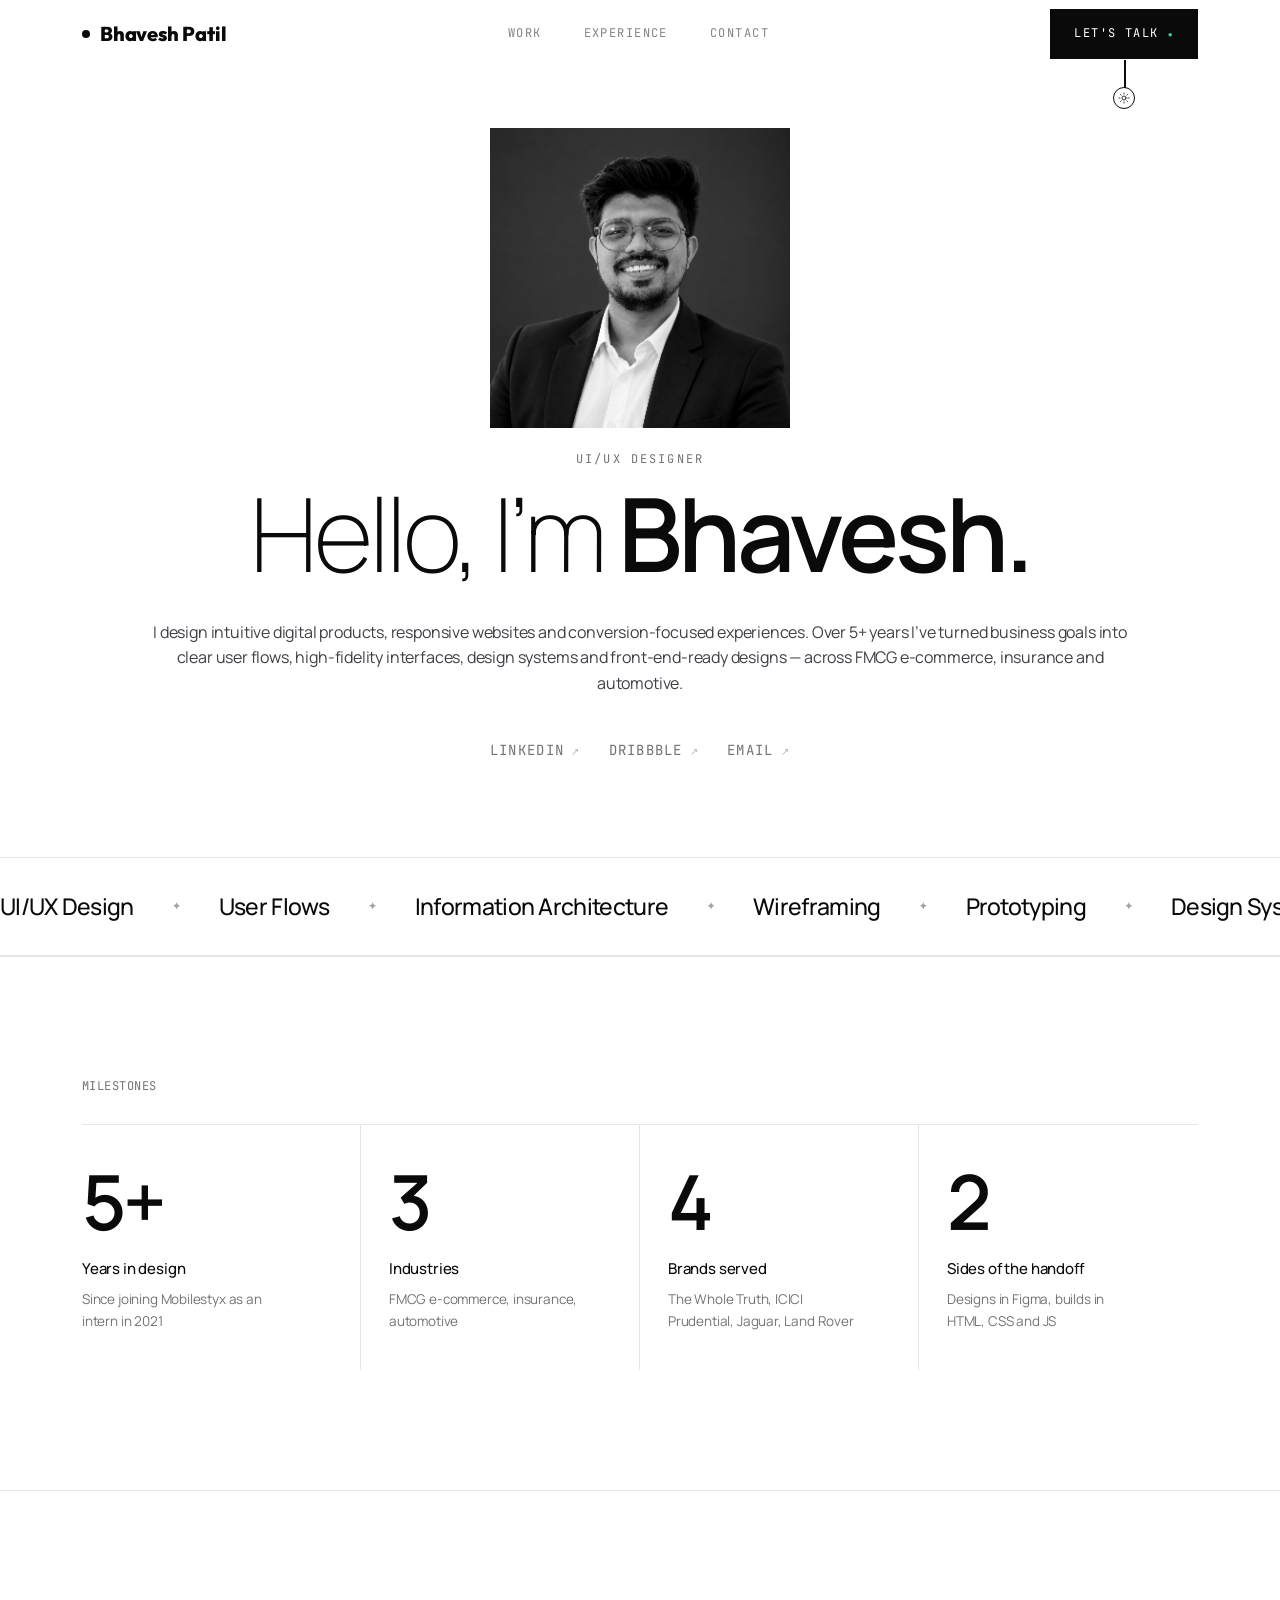
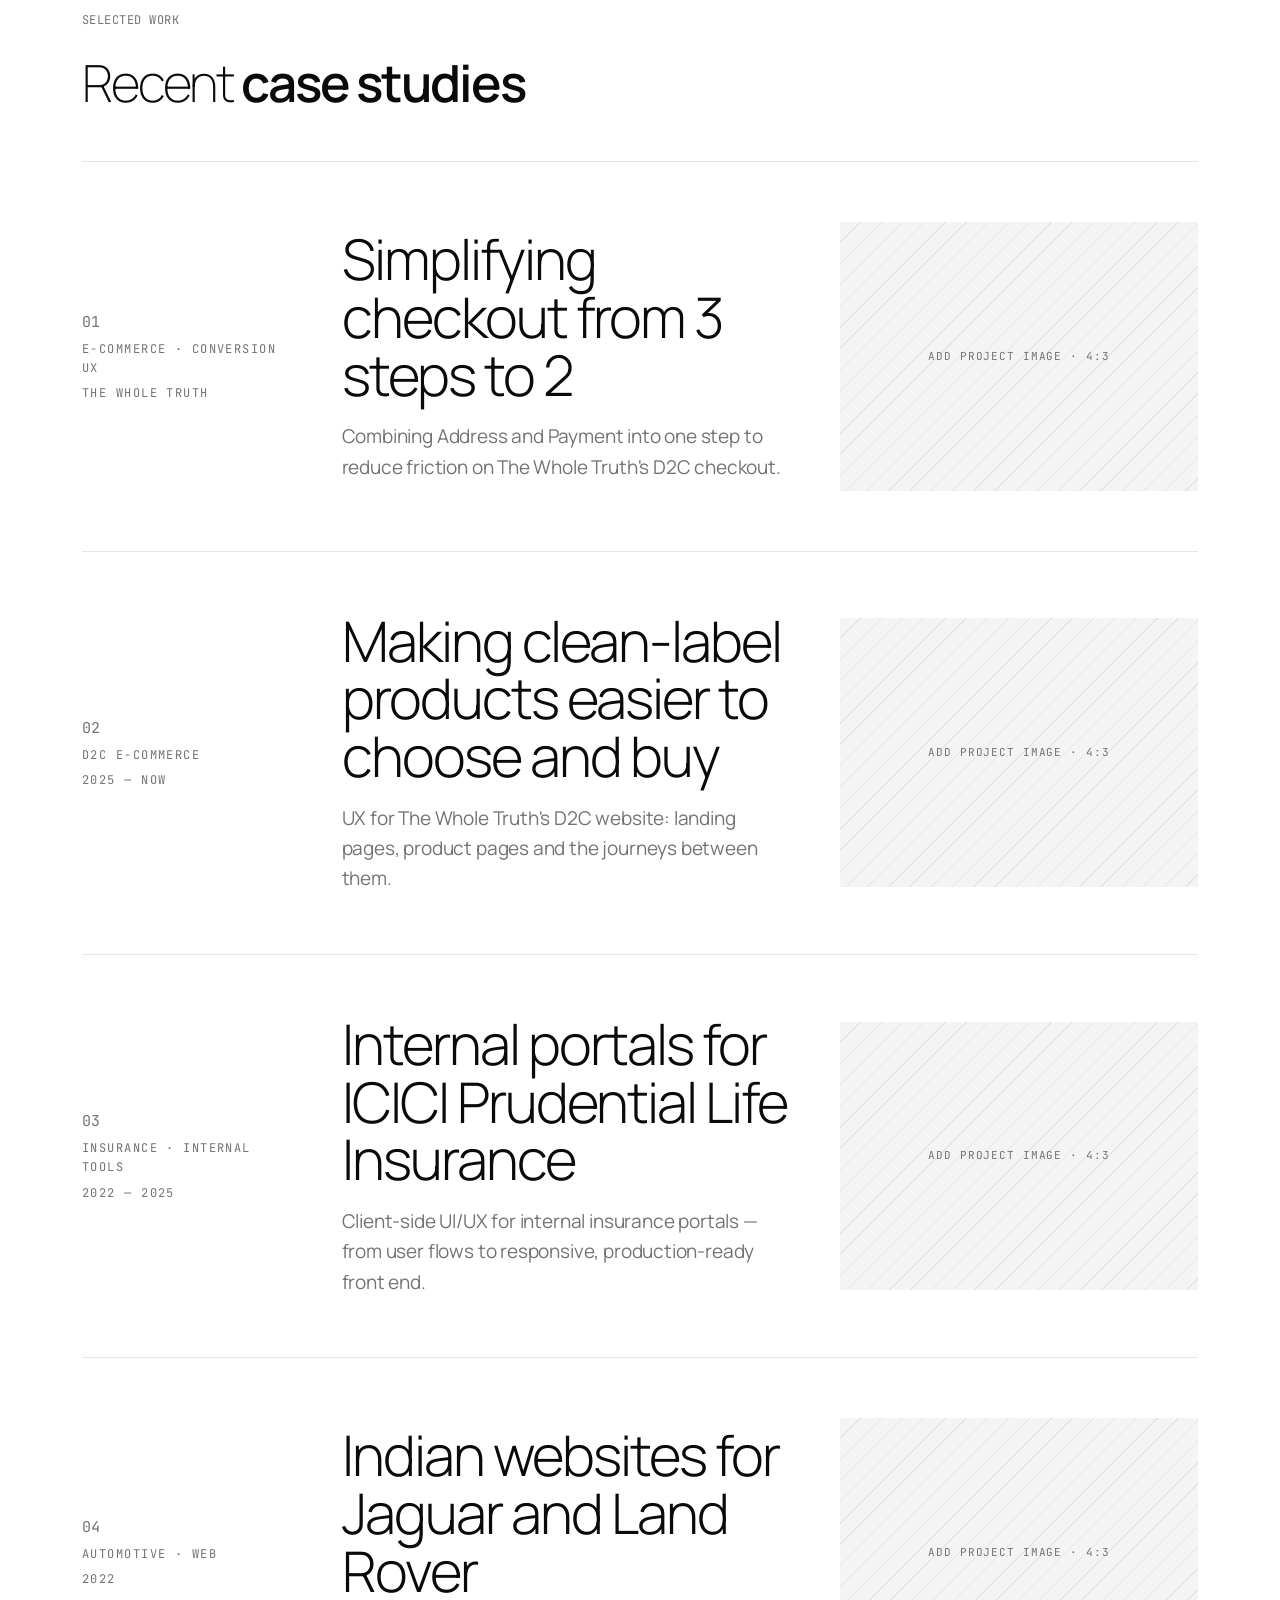
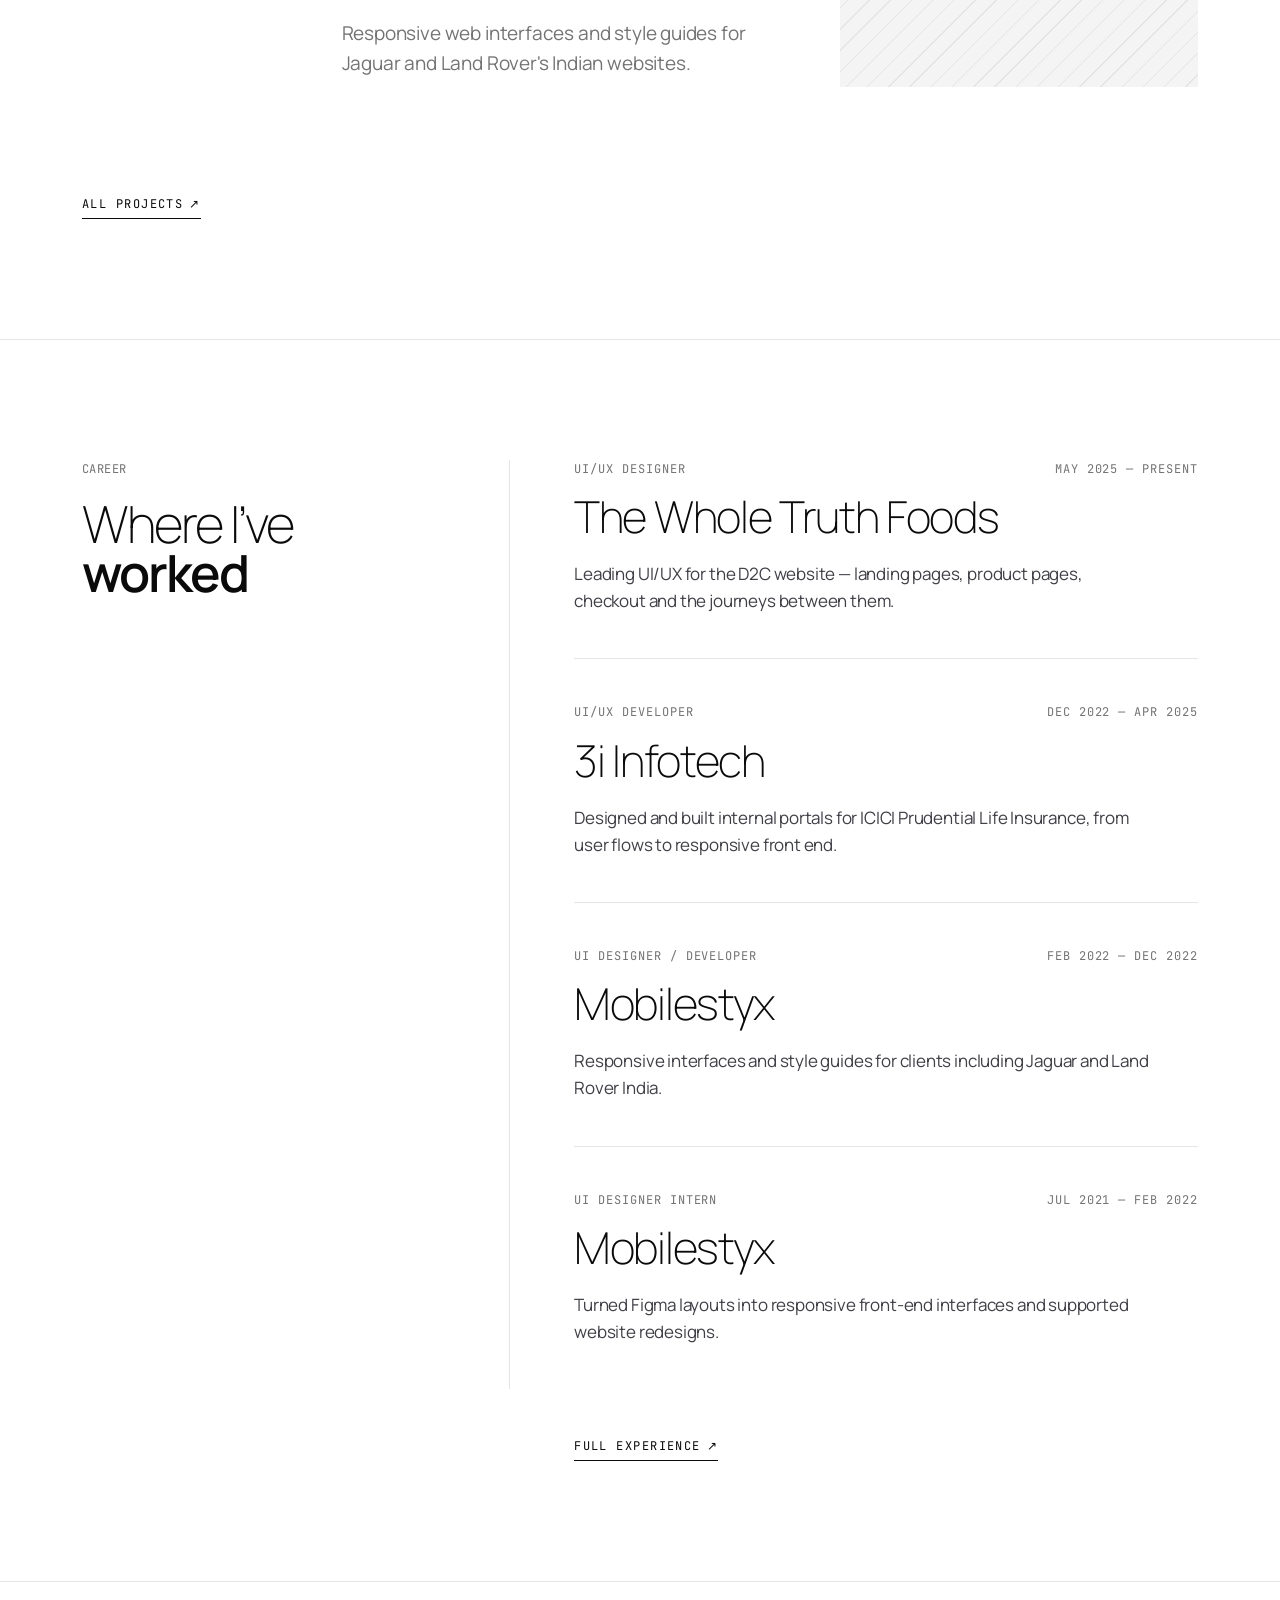
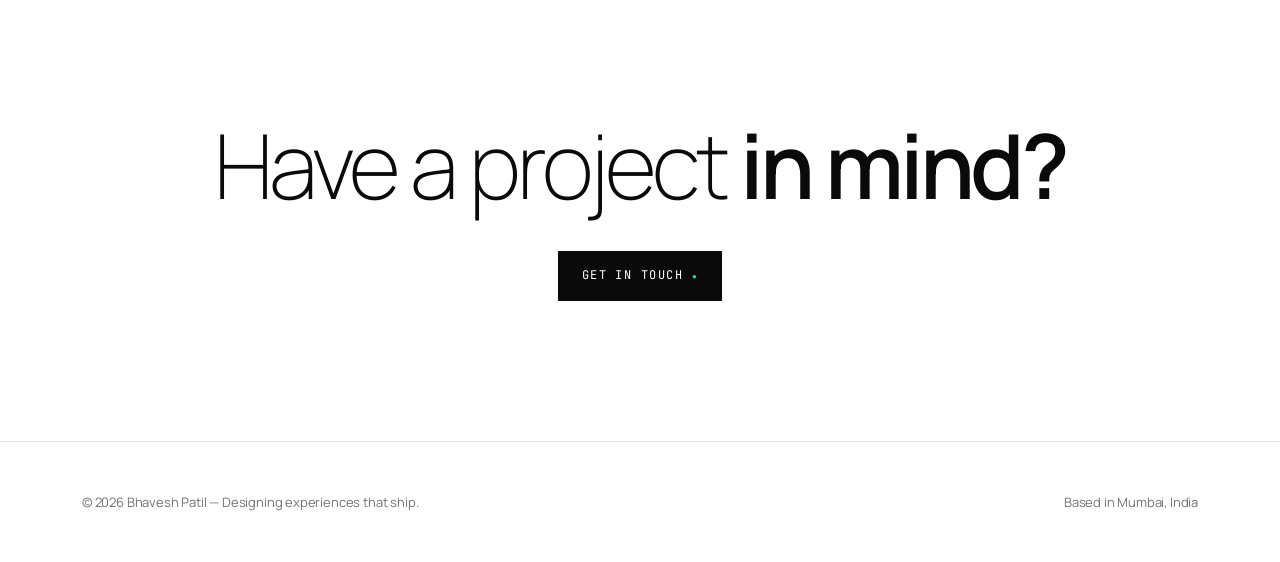
<file: index.html>
<!DOCTYPE html>
<html lang="en">
<head>
<meta charset="UTF-8"/>
<meta name="viewport" content="width=device-width, initial-scale=1, viewport-fit=cover"/>
<title>Bhavesh Patil — UI/UX Designer</title>
<meta name="description" content="UI/UX Designer with 5+ years designing websites, e-commerce and insurance platforms."/>
<link rel="stylesheet" href="styles.css"/>
<script>(function(){var t;try{t=localStorage.getItem("theme")}catch(e){}t=t||(matchMedia("(prefers-color-scheme: dark)").matches?"dark":"light");document.documentElement.setAttribute("data-theme",t)})();</script>
</head>
<body>
<header class="nav" id="nav">
  <div class="container nav-inner">
    <a href="index.html" class="brand"><span class="ring"></span>Bhavesh Patil</a>
    <nav class="nav-links" aria-label="Main"><a href="work.html">Work</a><a href="experience.html">Experience</a><a href="contact.html">Contact</a></nav>
    <div class="nav-right">
      <div class="cta-wrap">
        <a href="contact.html" class="nav-cta">Let's talk <span class="cta-dot">●</span></a>
        <button class="theme-pull" id="themeToggle" type="button" aria-label="Toggle dark mode">
          <svg class="i-sun" viewBox="0 0 24 24" aria-hidden="true"><circle cx="12" cy="12" r="4"/><path d="M12 2v2M12 20v2M4.9 4.9l1.4 1.4M17.7 17.7l1.4 1.4M2 12h2M20 12h2M4.9 19.1l1.4-1.4M17.7 6.3l1.4-1.4"/></svg>
          <svg class="i-moon" viewBox="0 0 24 24" aria-hidden="true"><path d="M21 12.6A9 9 0 1 1 11.4 3a7 7 0 0 0 9.6 9.6Z"/></svg>
        </button>
      </div>
      <button class="nav-toggle" id="navToggle" aria-label="Open menu"><span></span><span></span><span></span></button>
    </div>
  </div>
</header>
<div class="proj-hint" id="projHint" aria-hidden="true">View case study ↗</div>
<main>
<section class="hero">
  <div class="container">
    <figure class="portrait">
      <img src="assets/fonts/BhaveshPortrait.png" alt="Bhavesh Patil"/>
      <!-- <div class="ph mono" role="img" aria-label="Portrait placeholder">BP</div> -->
      <figcaption>UI/UX Designer</figcaption>
    </figure>
    <h1 class="hero-title">Hello, I&rsquo;m <b>Bhavesh.</b></h1>
    <p class="hero-intro">I design intuitive digital products, responsive websites and conversion-focused experiences. Over 5+ years I&rsquo;ve turned business goals into clear user flows, high-fidelity interfaces, design systems and front-end-ready designs — across FMCG e-commerce, insurance and automotive.</p>
    <div class="socials"><a href="https://www.linkedin.com/in/Bhavesh21" target="_blank" rel="noopener">LinkedIn</a><a href="https://dribbble.com/Bhavesh21" target="_blank" rel="noopener">Dribbble</a><a href="mailto:Bhaveshpatil7349@gmail.com">Email</a></div>
  </div>
</section>
<div class="marquee" aria-label="Skills"><div class="marquee-track"><span class="marquee-item">UI/UX Design<span class="star" aria-hidden="true">✦</span></span><span class="marquee-item">User Flows<span class="star" aria-hidden="true">✦</span></span><span class="marquee-item">Information Architecture<span class="star" aria-hidden="true">✦</span></span><span class="marquee-item">Wireframing<span class="star" aria-hidden="true">✦</span></span><span class="marquee-item">Prototyping<span class="star" aria-hidden="true">✦</span></span><span class="marquee-item">Design Systems<span class="star" aria-hidden="true">✦</span></span><span class="marquee-item">Responsive Web<span class="star" aria-hidden="true">✦</span></span><span class="marquee-item">E-commerce<span class="star" aria-hidden="true">✦</span></span><span class="marquee-item">Front-end Handoff<span class="star" aria-hidden="true">✦</span></span><span class="marquee-item">Stakeholder Collaboration<span class="star" aria-hidden="true">✦</span></span><span class="marquee-item" aria-hidden="true">UI/UX Design<span class="star" aria-hidden="true">✦</span></span><span class="marquee-item" aria-hidden="true">User Flows<span class="star" aria-hidden="true">✦</span></span><span class="marquee-item" aria-hidden="true">Information Architecture<span class="star" aria-hidden="true">✦</span></span><span class="marquee-item" aria-hidden="true">Wireframing<span class="star" aria-hidden="true">✦</span></span><span class="marquee-item" aria-hidden="true">Prototyping<span class="star" aria-hidden="true">✦</span></span><span class="marquee-item" aria-hidden="true">Design Systems<span class="star" aria-hidden="true">✦</span></span><span class="marquee-item" aria-hidden="true">Responsive Web<span class="star" aria-hidden="true">✦</span></span><span class="marquee-item" aria-hidden="true">E-commerce<span class="star" aria-hidden="true">✦</span></span><span class="marquee-item" aria-hidden="true">Front-end Handoff<span class="star" aria-hidden="true">✦</span></span><span class="marquee-item" aria-hidden="true">Stakeholder Collaboration<span class="star" aria-hidden="true">✦</span></span></div></div>
<section class="section" id="milestones">
  <div class="container">
    <span class="eyebrow">Milestones</span>
    <div class="ms-grid reveal">
      <div class="ms-item"><div class="ms-num">5+</div><div class="ms-label">Years in design</div><div class="ms-note">Since joining Mobilestyx as an intern in 2021</div></div>
      <div class="ms-item"><div class="ms-num">3</div><div class="ms-label">Industries</div><div class="ms-note">FMCG e-commerce, insurance, automotive</div></div>
      <div class="ms-item"><div class="ms-num">4</div><div class="ms-label">Brands served</div><div class="ms-note">The Whole Truth, ICICI Prudential, Jaguar, Land Rover</div></div>
      <div class="ms-item"><div class="ms-num">2</div><div class="ms-label">Sides of the handoff</div><div class="ms-note">Designs in Figma, builds in HTML, CSS and JS</div></div>
    </div>
  </div>
</section>
<section class="section" id="work">
  <div class="container">
    <span class="eyebrow">Selected work</span>
    <h2 class="section-title reveal">Recent <b>case studies</b></h2>
    <div class="proj-list">
<a class="proj reveal" href="case-twt-checkout.html">
  <div><div class="pi-num">01</div><div class="pi-tag">E-commerce · Conversion UX</div><div class="pi-tag">The Whole Truth</div></div>
  <div><h3 class="proj-title">Simplifying checkout from 3 steps to 2</h3><p class="proj-desc">Combining Address and Payment into one step to reduce friction on The Whole Truth's D2C checkout.</p></div>
  <div class="proj-media"><div class="ph">Add project image · 4:3</div></div>
</a>
<a class="proj reveal" href="case-the-whole-truth.html">
  <div><div class="pi-num">02</div><div class="pi-tag">D2C E-commerce</div><div class="pi-tag">2025 — Now</div></div>
  <div><h3 class="proj-title">Making clean-label products easier to choose and buy</h3><p class="proj-desc">UX for The Whole Truth's D2C website: landing pages, product pages and the journeys between them.</p></div>
  <div class="proj-media"><div class="ph">Add project image · 4:3</div></div>
</a>
<a class="proj reveal" href="case-icici-prudential.html">
  <div><div class="pi-num">03</div><div class="pi-tag">Insurance · Internal tools</div><div class="pi-tag">2022 — 2025</div></div>
  <div><h3 class="proj-title">Internal portals for ICICI Prudential Life Insurance</h3><p class="proj-desc">Client-side UI/UX for internal insurance portals — from user flows to responsive, production-ready front end.</p></div>
  <div class="proj-media"><div class="ph">Add project image · 4:3</div></div>
</a>
<a class="proj reveal" href="case-jaguar-land-rover.html">
  <div><div class="pi-num">04</div><div class="pi-tag">Automotive · Web</div><div class="pi-tag">2022</div></div>
  <div><h3 class="proj-title">Indian websites for Jaguar and Land Rover</h3><p class="proj-desc">Responsive web interfaces and style guides for Jaguar and Land Rover's Indian websites.</p></div>
  <div class="proj-media"><div class="ph">Add project image · 4:3</div></div>
</a></div>
    <a class="view-all" href="work.html">All projects</a>
  </div>
</section>

<section class="section" id="career">
  <div class="container split">
    <div class="split-side reveal"><span class="eyebrow" style="margin-bottom:20px">Career</span><h2 class="split-title">Where I&rsquo;ve <b>worked</b></h2></div>
    <div><div class="exp-list"><div class="exp reveal"><div class="exp-top"><span class="exp-role">UI/UX Designer</span><span class="exp-date">May 2025 — Present</span></div><h3 class="exp-co">The Whole Truth Foods</h3><p class="exp-sum">Leading UI/UX for the D2C website — landing pages, product pages, checkout and the journeys between them.</p></div><div class="exp reveal"><div class="exp-top"><span class="exp-role">UI/UX Developer</span><span class="exp-date">Dec 2022 — Apr 2025</span></div><h3 class="exp-co">3i Infotech</h3><p class="exp-sum">Designed and built internal portals for ICICI Prudential Life Insurance, from user flows to responsive front end.</p></div><div class="exp reveal"><div class="exp-top"><span class="exp-role">UI Designer / Developer</span><span class="exp-date">Feb 2022 — Dec 2022</span></div><h3 class="exp-co">Mobilestyx</h3><p class="exp-sum">Responsive interfaces and style guides for clients including Jaguar and Land Rover India.</p></div><div class="exp reveal"><div class="exp-top"><span class="exp-role">UI Designer Intern</span><span class="exp-date">Jul 2021 — Feb 2022</span></div><h3 class="exp-co">Mobilestyx</h3><p class="exp-sum">Turned Figma layouts into responsive front-end interfaces and supported website redesigns.</p></div></div><a class="view-all" href="experience.html">Full experience</a></div>
  </div>
</section>

<section class="cta-band">
  <div class="container">
    <h2 class="reveal">Have a project <b>in mind?</b></h2>
    <a href="contact.html" class="nav-cta">Get in touch <span class="cta-dot">●</span></a>
  </div>
</section>
</main>
<footer class="footer">
  <div class="container footer-bottom">
    <span>© <span id="year">2026</span> Bhavesh Patil — Designing experiences that ship.</span>
    <span>Based in Mumbai, India</span>
  </div>
</footer>
<script src="main.js"></script>
</body>
</html>
</file>
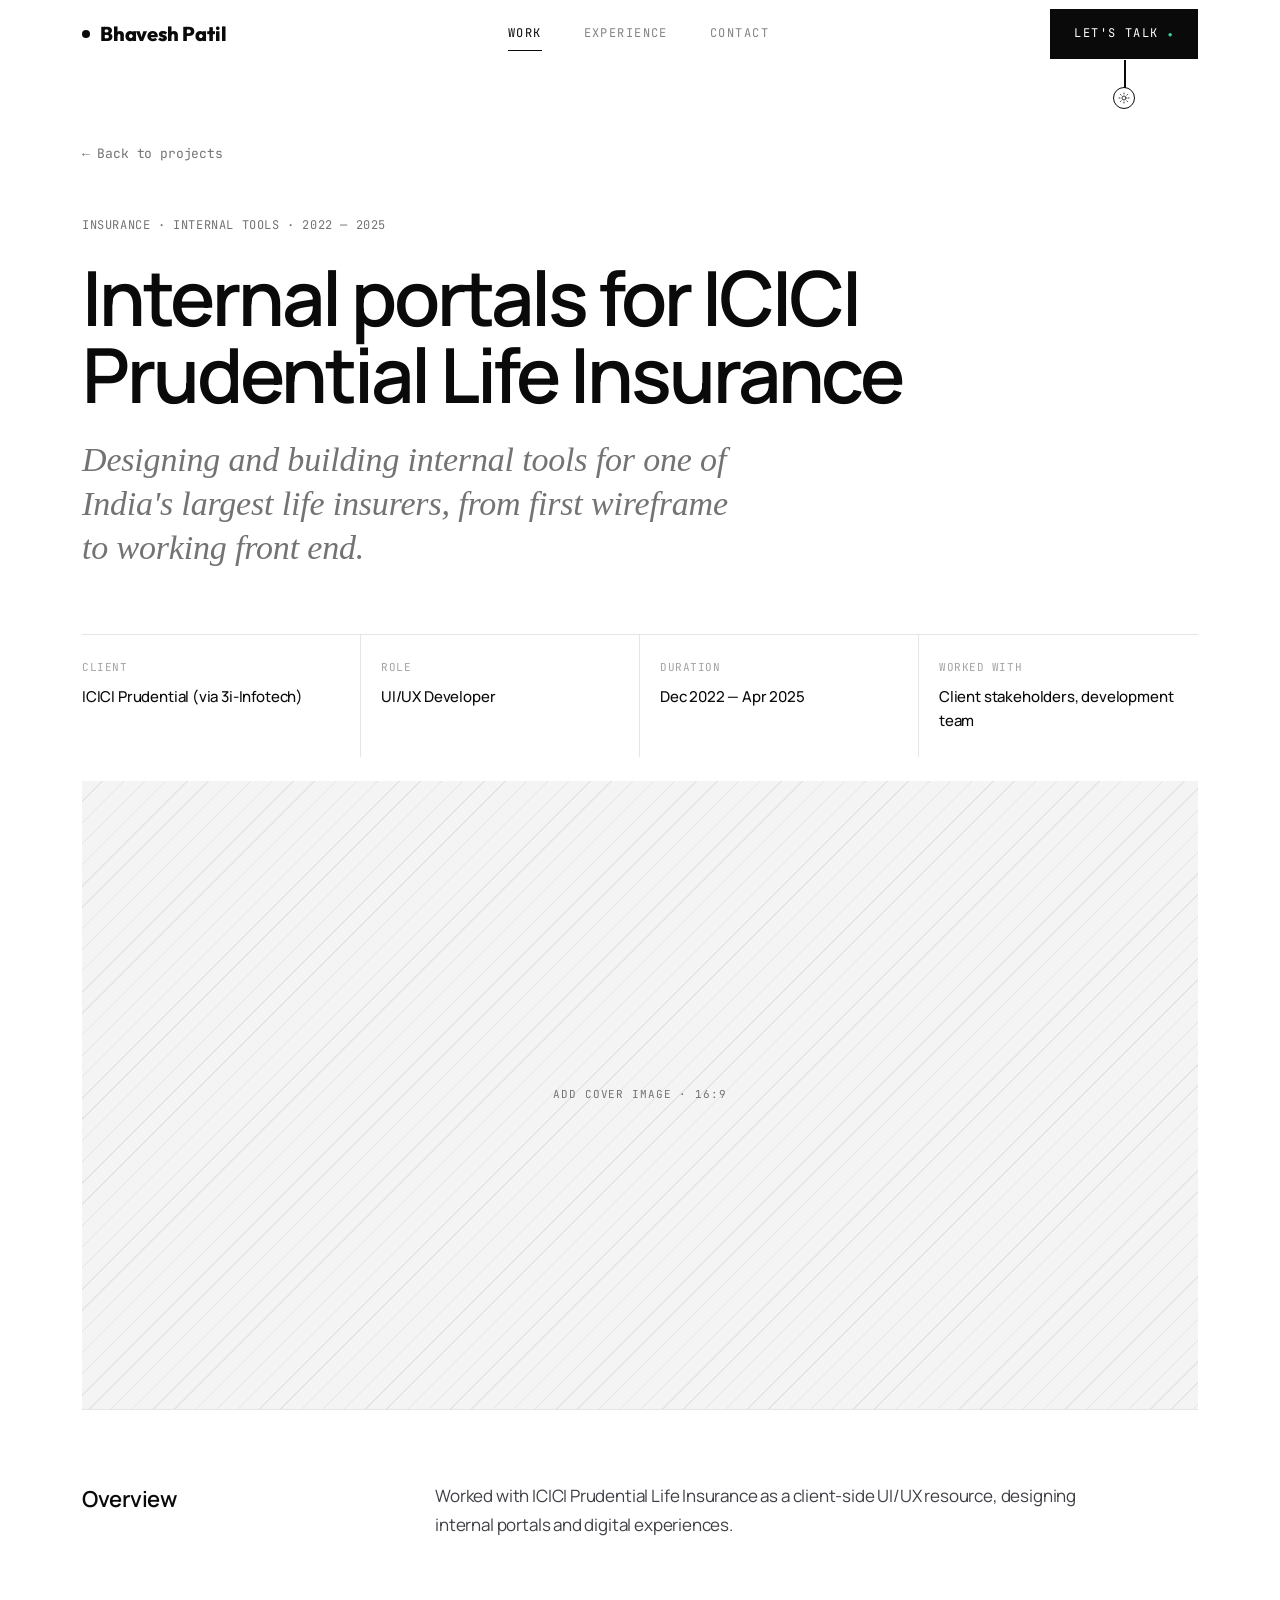
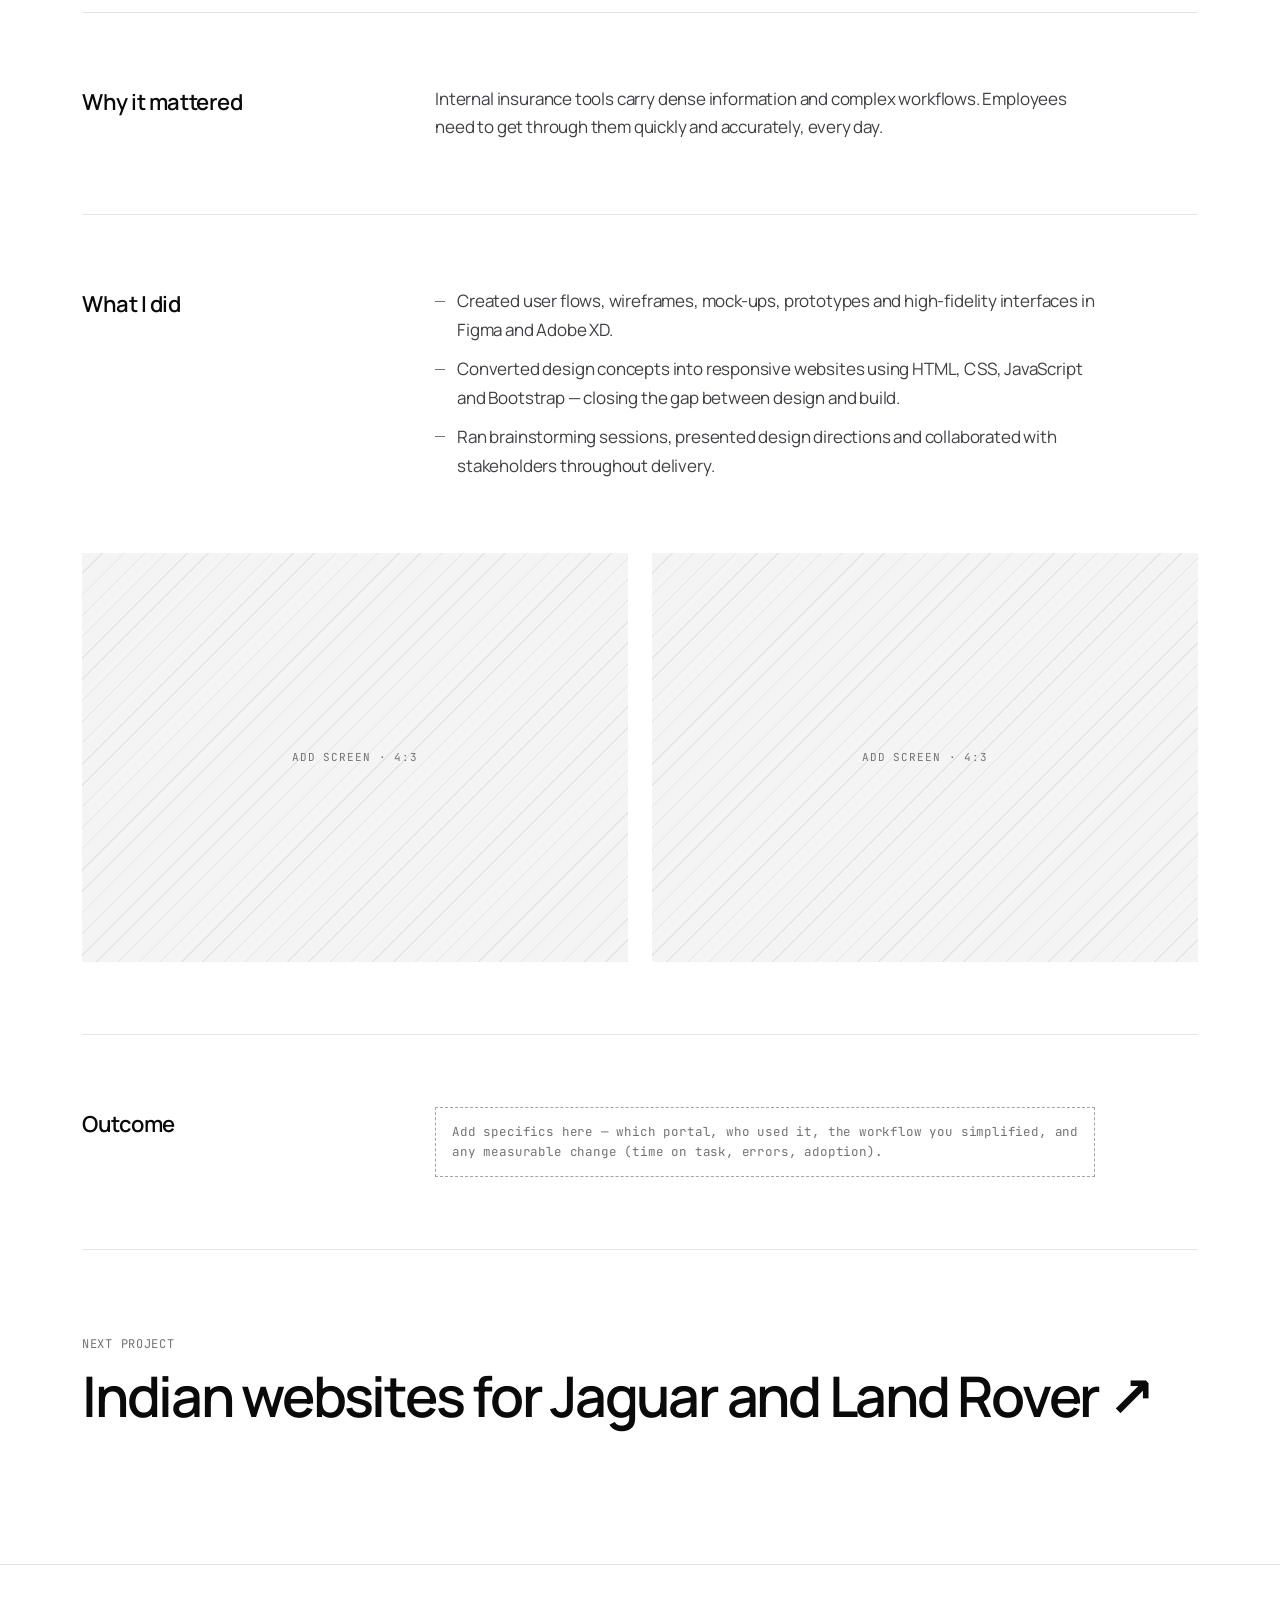
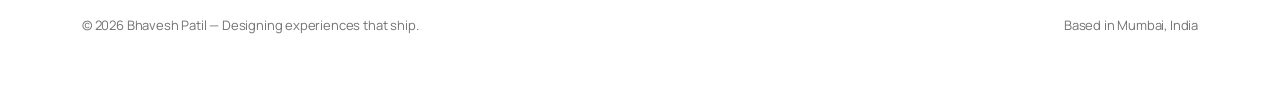
<file: case-icici-prudential.html>
<!DOCTYPE html>
<html lang="en">
<head>
<meta charset="UTF-8"/>
<meta name="viewport" content="width=device-width, initial-scale=1, viewport-fit=cover"/>
<title>Internal portals for ICICI Prudential Life Insurance — Bhavesh Patil</title>
<meta name="description" content="Client-side UI/UX for internal insurance portals — from user flows to responsive, production-ready front end."/>
<link rel="stylesheet" href="styles.css"/>
<script>(function(){var t;try{t=localStorage.getItem("theme")}catch(e){}t=t||(matchMedia("(prefers-color-scheme: dark)").matches?"dark":"light");document.documentElement.setAttribute("data-theme",t)})();</script>
</head>
<body>
<header class="nav" id="nav">
  <div class="container nav-inner">
    <a href="index.html" class="brand"><span class="ring"></span>Bhavesh Patil</a>
    <nav class="nav-links" aria-label="Main"><a href="work.html" class="active">Work</a><a href="experience.html">Experience</a><a href="contact.html">Contact</a></nav>
    <div class="nav-right">
      <div class="cta-wrap">
        <a href="contact.html" class="nav-cta">Let's talk <span class="cta-dot">●</span></a>
        <button class="theme-pull" id="themeToggle" type="button" aria-label="Toggle dark mode">
          <svg class="i-sun" viewBox="0 0 24 24" aria-hidden="true"><circle cx="12" cy="12" r="4"/><path d="M12 2v2M12 20v2M4.9 4.9l1.4 1.4M17.7 17.7l1.4 1.4M2 12h2M20 12h2M4.9 19.1l1.4-1.4M17.7 6.3l1.4-1.4"/></svg>
          <svg class="i-moon" viewBox="0 0 24 24" aria-hidden="true"><path d="M21 12.6A9 9 0 1 1 11.4 3a7 7 0 0 0 9.6 9.6Z"/></svg>
        </button>
      </div>
      <button class="nav-toggle" id="navToggle" aria-label="Open menu"><span></span><span></span><span></span></button>
    </div>
  </div>
</header>
<div class="proj-hint" id="projHint" aria-hidden="true">View case study ↗</div>
<main>
<article class="case-wrap">
  <div class="container">
    <a class="case-back" href="work.html">← Back to projects</a>
    <span class="case-tag">Insurance · Internal tools · 2022 — 2025</span>
    <h1 class="case-title">Internal portals for ICICI Prudential Life Insurance</h1>
    <p class="case-sub">Designing and building internal tools for one of India's largest life insurers, from first wireframe to working front end.</p>
    <div class="case-facts">
      <div class="case-fact"><div class="cf-label">Client</div><div class="cf-val">ICICI Prudential (via 3i-Infotech)</div></div>
      <div class="case-fact"><div class="cf-label">Role</div><div class="cf-val">UI/UX Developer</div></div>
      <div class="case-fact"><div class="cf-label">Duration</div><div class="cf-val">Dec 2022 — Apr 2025</div></div>
      <div class="case-fact"><div class="cf-label">Worked with</div><div class="cf-val">Client stakeholders, development team</div></div>
    </div>
    <figure class="case-cover"><div class="ph">Add cover image · 16:9</div></figure>
    <section class="case-body"><h2>Overview</h2><div class="prose"><p>Worked with ICICI Prudential Life Insurance as a client-side UI/UX resource, designing internal portals and digital experiences.</p></div></section>
    <section class="case-body"><h2>Why it mattered</h2><div class="prose"><p>Internal insurance tools carry dense information and complex workflows. Employees need to get through them quickly and accurately, every day.</p></div></section>
    <section class="case-body"><h2>What I did</h2><div class="prose"><ul><li>Created user flows, wireframes, mock-ups, prototypes and high-fidelity interfaces in Figma and Adobe XD.</li><li>Converted design concepts into responsive websites using HTML, CSS, JavaScript and Bootstrap — closing the gap between design and build.</li><li>Ran brainstorming sessions, presented design directions and collaborated with stakeholders throughout delivery.</li></ul></div></section>
    <div class="case-gallery"><div class="ph">Add screen · 4:3</div><div class="ph">Add screen · 4:3</div></div>
    <section class="case-body"><h2>Outcome</h2><div class="prose"><span class="todo">Add specifics here — which portal, who used it, the workflow you simplified, and any measurable change (time on task, errors, adoption).</span></div></section>
    <a class="case-next" href="case-jaguar-land-rover.html"><span>Next project</span><strong>Indian websites for Jaguar and Land Rover ↗</strong></a>
  </div>
</article>
</main>
<footer class="footer">
  <div class="container footer-bottom">
    <span>© <span id="year">2026</span> Bhavesh Patil — Designing experiences that ship.</span>
    <span>Based in Mumbai, India</span>
  </div>
</footer>
<script src="main.js"></script>
</body>
</html>
</file>
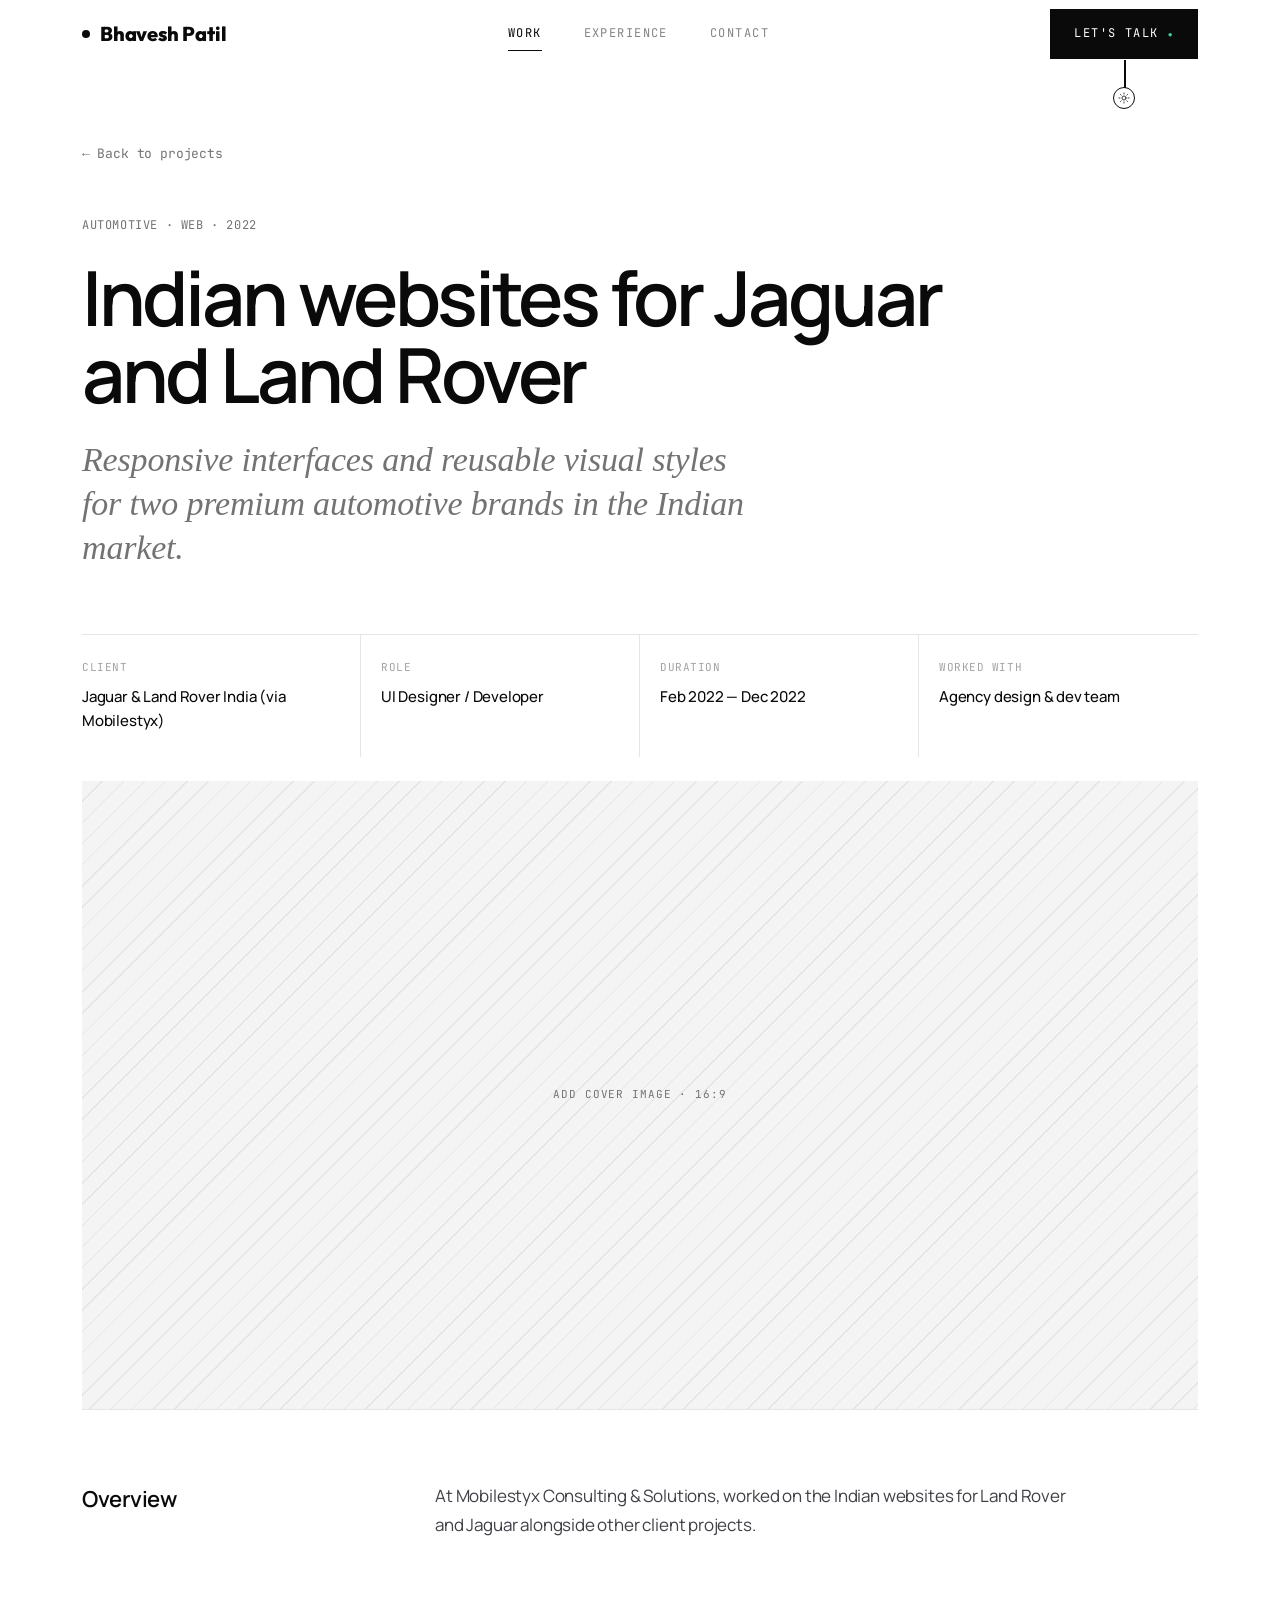
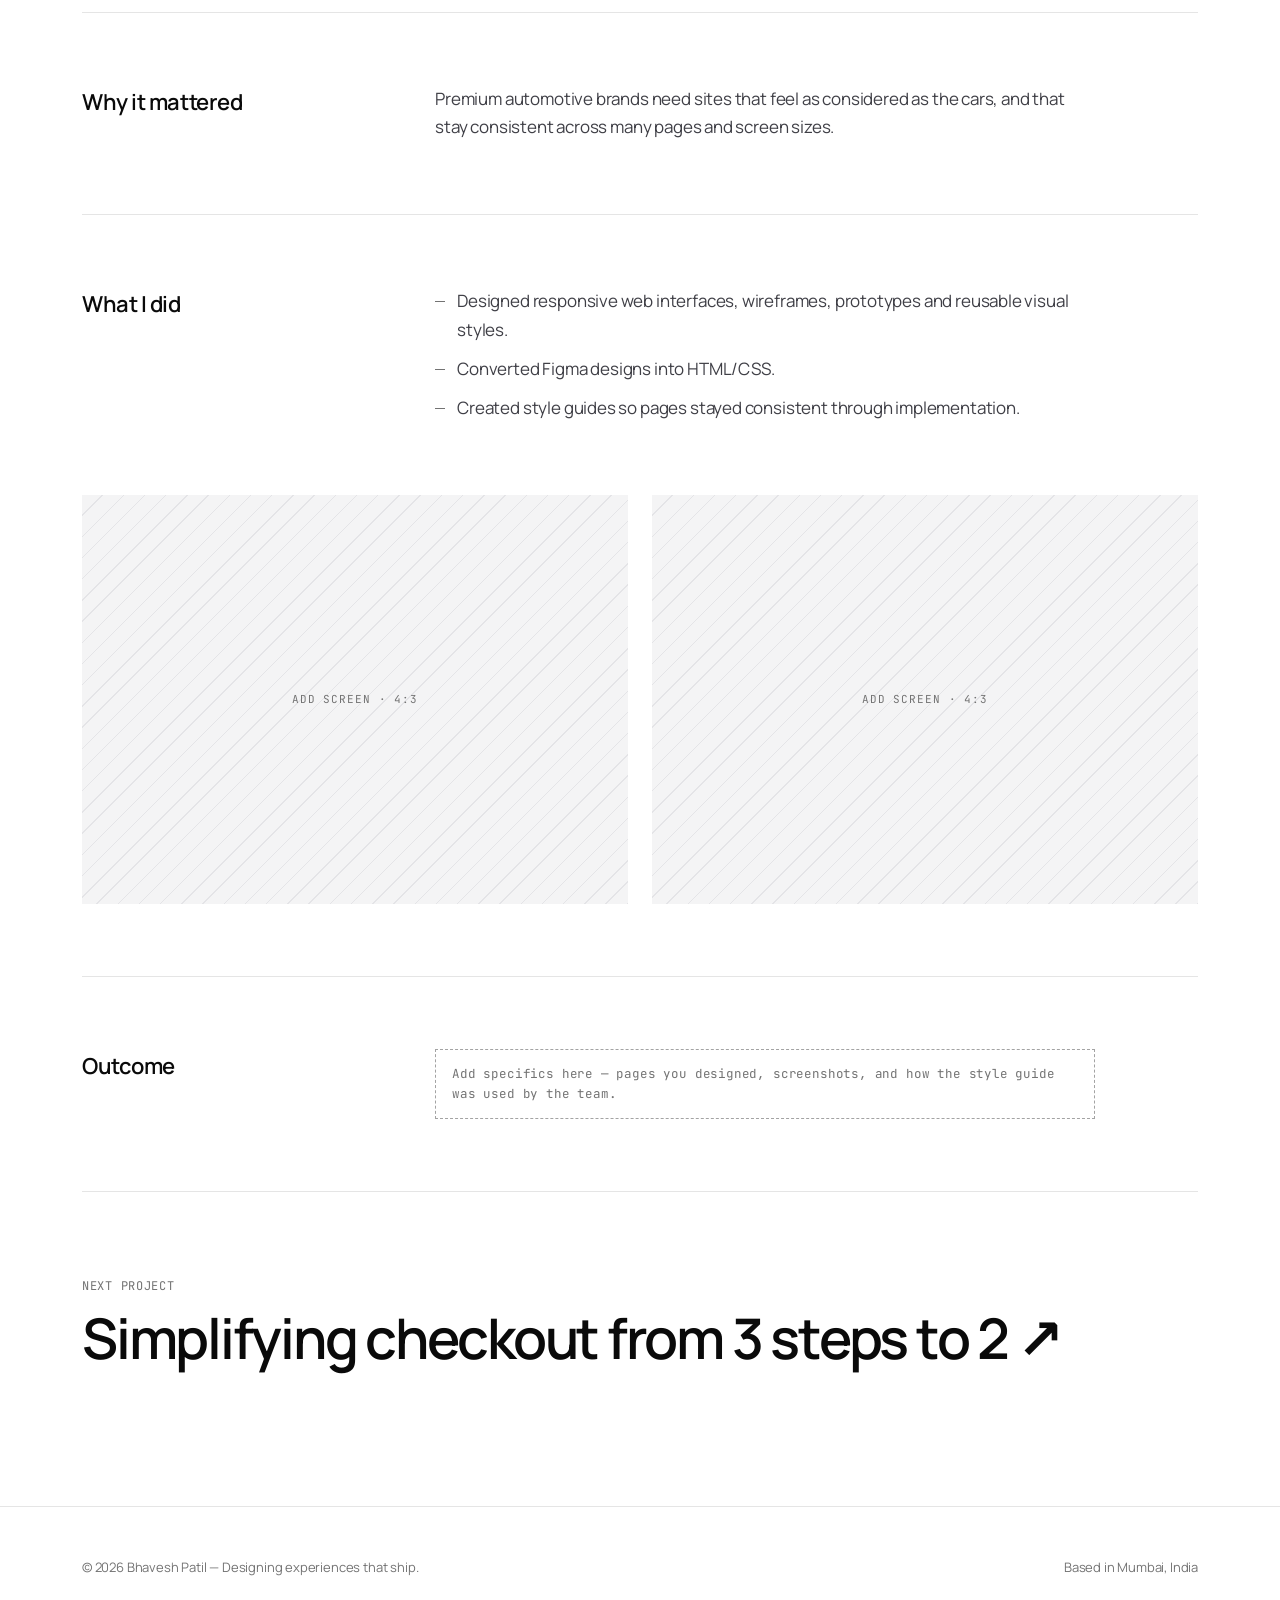
<file: case-jaguar-land-rover.html>
<!DOCTYPE html>
<html lang="en">
<head>
<meta charset="UTF-8"/>
<meta name="viewport" content="width=device-width, initial-scale=1, viewport-fit=cover"/>
<title>Indian websites for Jaguar and Land Rover — Bhavesh Patil</title>
<meta name="description" content="Responsive web interfaces and style guides for Jaguar and Land Rover's Indian websites."/>
<link rel="stylesheet" href="styles.css"/>
<script>(function(){var t;try{t=localStorage.getItem("theme")}catch(e){}t=t||(matchMedia("(prefers-color-scheme: dark)").matches?"dark":"light");document.documentElement.setAttribute("data-theme",t)})();</script>
</head>
<body>
<header class="nav" id="nav">
  <div class="container nav-inner">
    <a href="index.html" class="brand"><span class="ring"></span>Bhavesh Patil</a>
    <nav class="nav-links" aria-label="Main"><a href="work.html" class="active">Work</a><a href="experience.html">Experience</a><a href="contact.html">Contact</a></nav>
    <div class="nav-right">
      <div class="cta-wrap">
        <a href="contact.html" class="nav-cta">Let's talk <span class="cta-dot">●</span></a>
        <button class="theme-pull" id="themeToggle" type="button" aria-label="Toggle dark mode">
          <svg class="i-sun" viewBox="0 0 24 24" aria-hidden="true"><circle cx="12" cy="12" r="4"/><path d="M12 2v2M12 20v2M4.9 4.9l1.4 1.4M17.7 17.7l1.4 1.4M2 12h2M20 12h2M4.9 19.1l1.4-1.4M17.7 6.3l1.4-1.4"/></svg>
          <svg class="i-moon" viewBox="0 0 24 24" aria-hidden="true"><path d="M21 12.6A9 9 0 1 1 11.4 3a7 7 0 0 0 9.6 9.6Z"/></svg>
        </button>
      </div>
      <button class="nav-toggle" id="navToggle" aria-label="Open menu"><span></span><span></span><span></span></button>
    </div>
  </div>
</header>
<div class="proj-hint" id="projHint" aria-hidden="true">View case study ↗</div>
<main>
<article class="case-wrap">
  <div class="container">
    <a class="case-back" href="work.html">← Back to projects</a>
    <span class="case-tag">Automotive · Web · 2022</span>
    <h1 class="case-title">Indian websites for Jaguar and Land Rover</h1>
    <p class="case-sub">Responsive interfaces and reusable visual styles for two premium automotive brands in the Indian market.</p>
    <div class="case-facts">
      <div class="case-fact"><div class="cf-label">Client</div><div class="cf-val">Jaguar & Land Rover India (via Mobilestyx)</div></div>
      <div class="case-fact"><div class="cf-label">Role</div><div class="cf-val">UI Designer / Developer</div></div>
      <div class="case-fact"><div class="cf-label">Duration</div><div class="cf-val">Feb 2022 — Dec 2022</div></div>
      <div class="case-fact"><div class="cf-label">Worked with</div><div class="cf-val">Agency design & dev team</div></div>
    </div>
    <figure class="case-cover"><div class="ph">Add cover image · 16:9</div></figure>
    <section class="case-body"><h2>Overview</h2><div class="prose"><p>At Mobilestyx Consulting & Solutions, worked on the Indian websites for Land Rover and Jaguar alongside other client projects.</p></div></section>
    <section class="case-body"><h2>Why it mattered</h2><div class="prose"><p>Premium automotive brands need sites that feel as considered as the cars, and that stay consistent across many pages and screen sizes.</p></div></section>
    <section class="case-body"><h2>What I did</h2><div class="prose"><ul><li>Designed responsive web interfaces, wireframes, prototypes and reusable visual styles.</li><li>Converted Figma designs into HTML/CSS.</li><li>Created style guides so pages stayed consistent through implementation.</li></ul></div></section>
    <div class="case-gallery"><div class="ph">Add screen · 4:3</div><div class="ph">Add screen · 4:3</div></div>
    <section class="case-body"><h2>Outcome</h2><div class="prose"><span class="todo">Add specifics here — pages you designed, screenshots, and how the style guide was used by the team.</span></div></section>
    <a class="case-next" href="case-twt-checkout.html"><span>Next project</span><strong>Simplifying checkout from 3 steps to 2 ↗</strong></a>
  </div>
</article>
</main>
<footer class="footer">
  <div class="container footer-bottom">
    <span>© <span id="year">2026</span> Bhavesh Patil — Designing experiences that ship.</span>
    <span>Based in Mumbai, India</span>
  </div>
</footer>
<script src="main.js"></script>
</body>
</html>
</file>
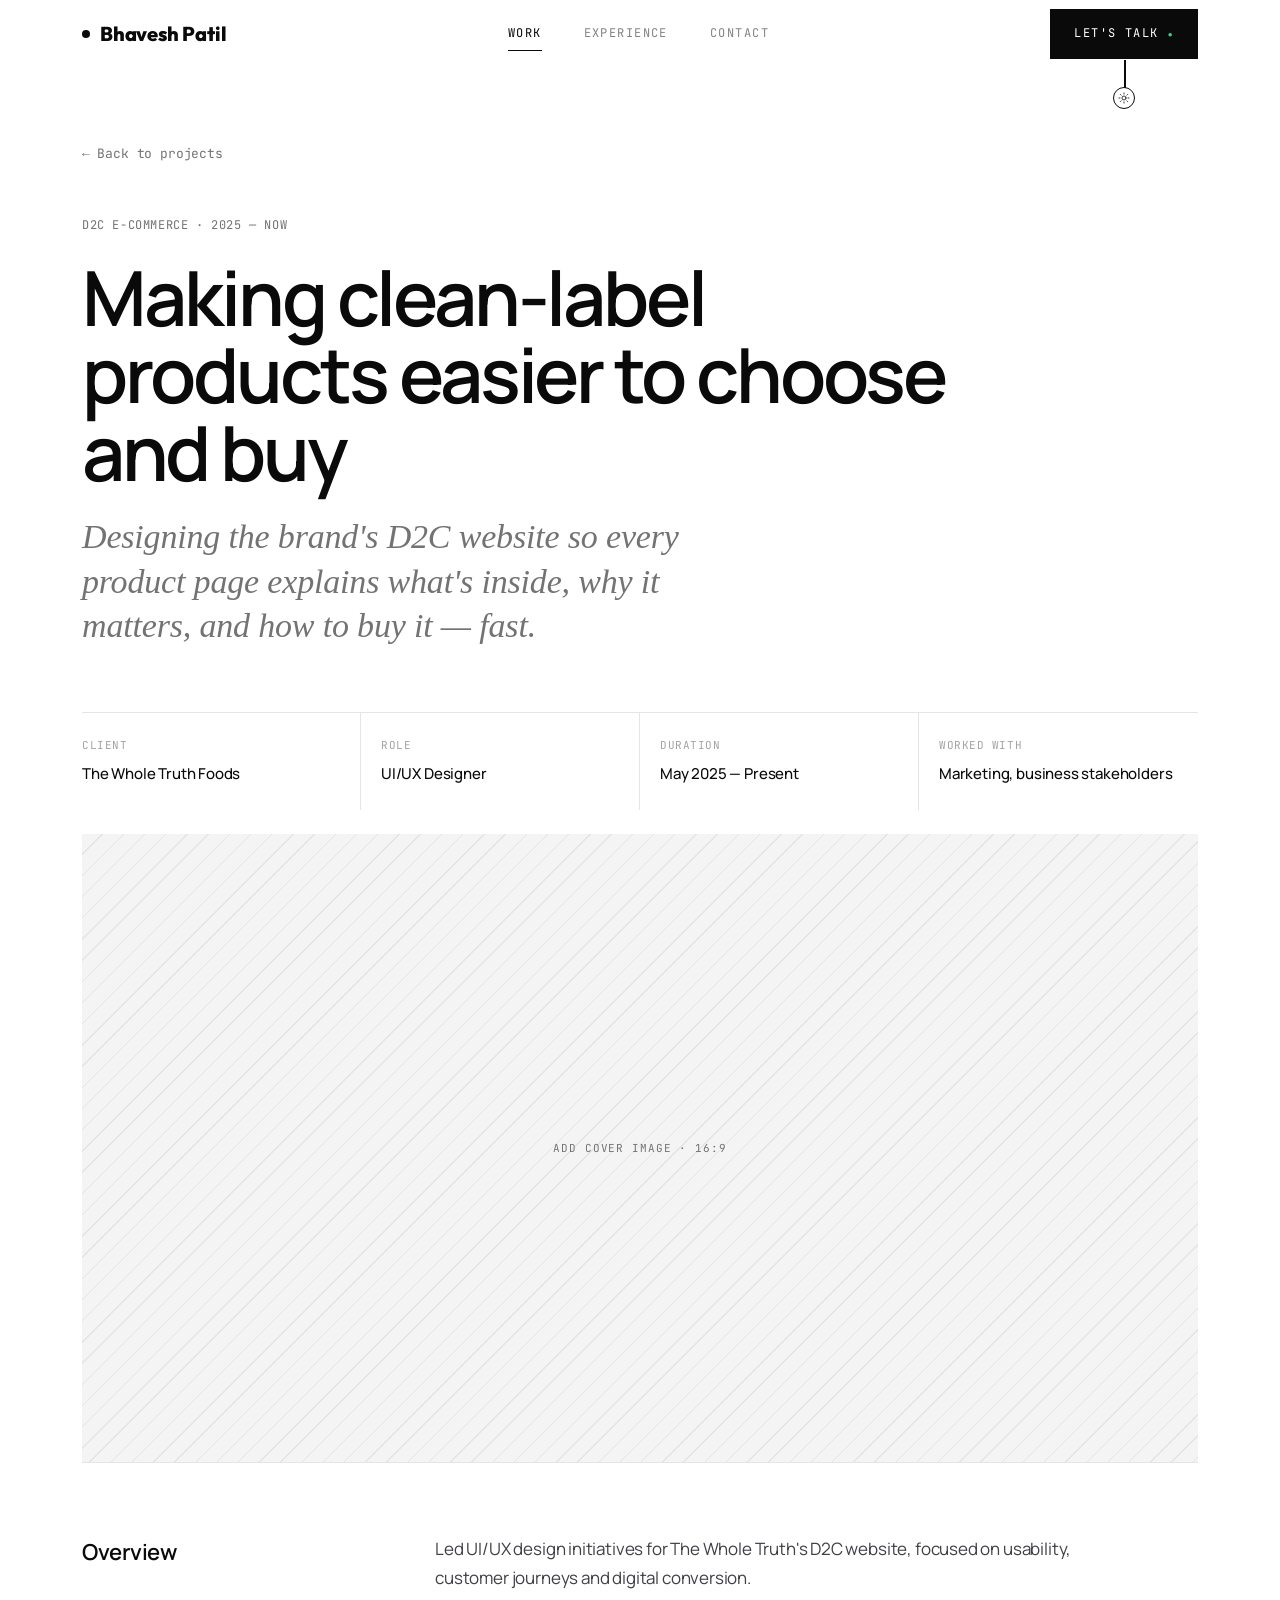
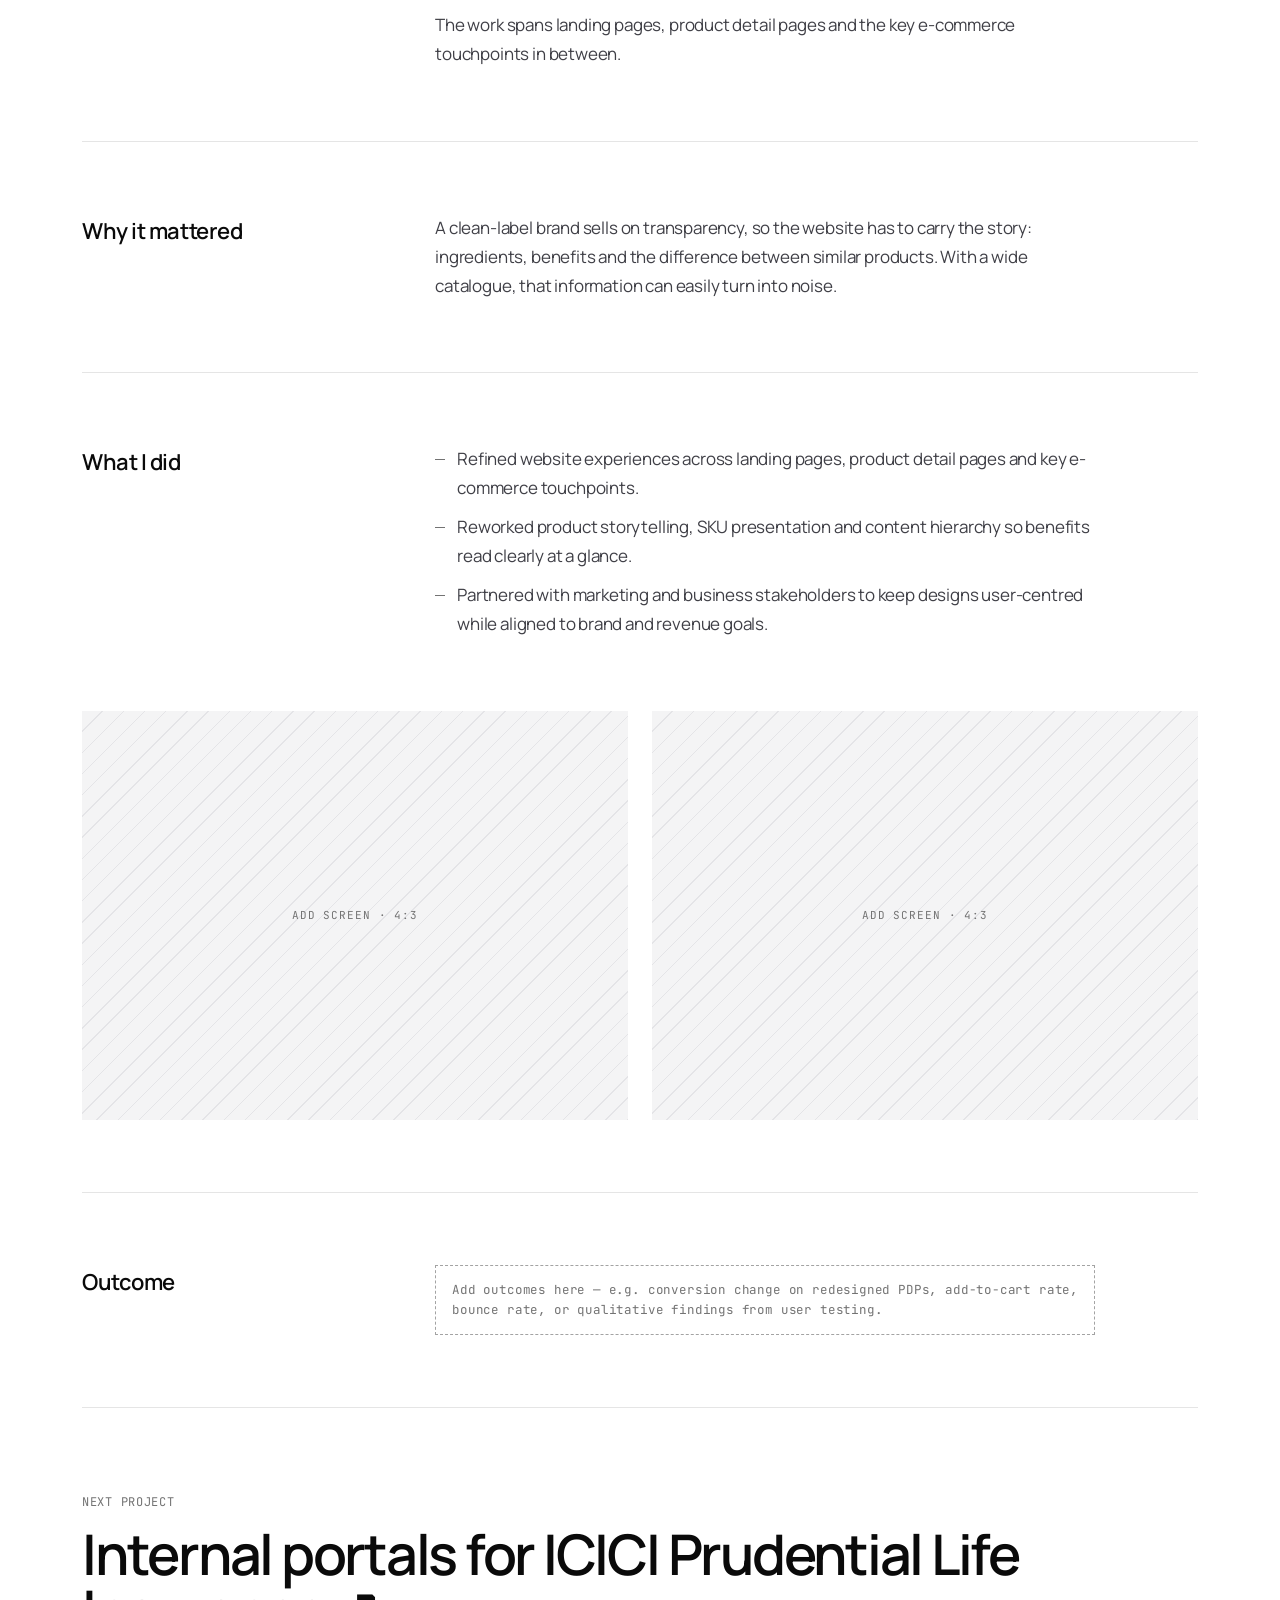
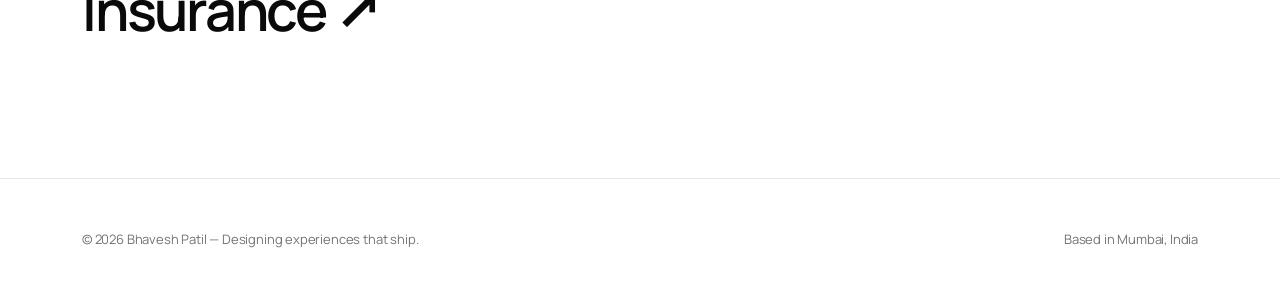
<file: case-the-whole-truth.html>
<!DOCTYPE html>
<html lang="en">
<head>
<meta charset="UTF-8"/>
<meta name="viewport" content="width=device-width, initial-scale=1, viewport-fit=cover"/>
<title>Making clean-label products easier to choose and buy — Bhavesh Patil</title>
<meta name="description" content="UX for The Whole Truth's D2C website: landing pages, product pages and the journeys between them."/>
<link rel="stylesheet" href="styles.css"/>
<script>(function(){var t;try{t=localStorage.getItem("theme")}catch(e){}t=t||(matchMedia("(prefers-color-scheme: dark)").matches?"dark":"light");document.documentElement.setAttribute("data-theme",t)})();</script>
</head>
<body>
<header class="nav" id="nav">
  <div class="container nav-inner">
    <a href="index.html" class="brand"><span class="ring"></span>Bhavesh Patil</a>
    <nav class="nav-links" aria-label="Main"><a href="work.html" class="active">Work</a><a href="experience.html">Experience</a><a href="contact.html">Contact</a></nav>
    <div class="nav-right">
      <div class="cta-wrap">
        <a href="contact.html" class="nav-cta">Let's talk <span class="cta-dot">●</span></a>
        <button class="theme-pull" id="themeToggle" type="button" aria-label="Toggle dark mode">
          <svg class="i-sun" viewBox="0 0 24 24" aria-hidden="true"><circle cx="12" cy="12" r="4"/><path d="M12 2v2M12 20v2M4.9 4.9l1.4 1.4M17.7 17.7l1.4 1.4M2 12h2M20 12h2M4.9 19.1l1.4-1.4M17.7 6.3l1.4-1.4"/></svg>
          <svg class="i-moon" viewBox="0 0 24 24" aria-hidden="true"><path d="M21 12.6A9 9 0 1 1 11.4 3a7 7 0 0 0 9.6 9.6Z"/></svg>
        </button>
      </div>
      <button class="nav-toggle" id="navToggle" aria-label="Open menu"><span></span><span></span><span></span></button>
    </div>
  </div>
</header>
<div class="proj-hint" id="projHint" aria-hidden="true">View case study ↗</div>
<main>
<article class="case-wrap">
  <div class="container">
    <a class="case-back" href="work.html">← Back to projects</a>
    <span class="case-tag">D2C E-commerce · 2025 — Now</span>
    <h1 class="case-title">Making clean-label products easier to choose and buy</h1>
    <p class="case-sub">Designing the brand's D2C website so every product page explains what's inside, why it matters, and how to buy it — fast.</p>
    <div class="case-facts">
      <div class="case-fact"><div class="cf-label">Client</div><div class="cf-val">The Whole Truth Foods</div></div>
      <div class="case-fact"><div class="cf-label">Role</div><div class="cf-val">UI/UX Designer</div></div>
      <div class="case-fact"><div class="cf-label">Duration</div><div class="cf-val">May 2025 — Present</div></div>
      <div class="case-fact"><div class="cf-label">Worked with</div><div class="cf-val">Marketing, business stakeholders</div></div>
    </div>
    <figure class="case-cover"><div class="ph">Add cover image · 16:9</div></figure>
    <section class="case-body"><h2>Overview</h2><div class="prose"><p>Led UI/UX design initiatives for The Whole Truth's D2C website, focused on usability, customer journeys and digital conversion.</p><p>The work spans landing pages, product detail pages and the key e-commerce touchpoints in between.</p></div></section>
    <section class="case-body"><h2>Why it mattered</h2><div class="prose"><p>A clean-label brand sells on transparency, so the website has to carry the story: ingredients, benefits and the difference between similar products. With a wide catalogue, that information can easily turn into noise.</p></div></section>
    <section class="case-body"><h2>What I did</h2><div class="prose"><ul><li>Refined website experiences across landing pages, product detail pages and key e-commerce touchpoints.</li><li>Reworked product storytelling, SKU presentation and content hierarchy so benefits read clearly at a glance.</li><li>Partnered with marketing and business stakeholders to keep designs user-centred while aligned to brand and revenue goals.</li></ul></div></section>
    <div class="case-gallery"><div class="ph">Add screen · 4:3</div><div class="ph">Add screen · 4:3</div></div>
    <section class="case-body"><h2>Outcome</h2><div class="prose"><span class="todo">Add outcomes here — e.g. conversion change on redesigned PDPs, add-to-cart rate, bounce rate, or qualitative findings from user testing.</span></div></section>
    <a class="case-next" href="case-icici-prudential.html"><span>Next project</span><strong>Internal portals for ICICI Prudential Life Insurance ↗</strong></a>
  </div>
</article>
</main>
<footer class="footer">
  <div class="container footer-bottom">
    <span>© <span id="year">2026</span> Bhavesh Patil — Designing experiences that ship.</span>
    <span>Based in Mumbai, India</span>
  </div>
</footer>
<script src="main.js"></script>
</body>
</html>
</file>
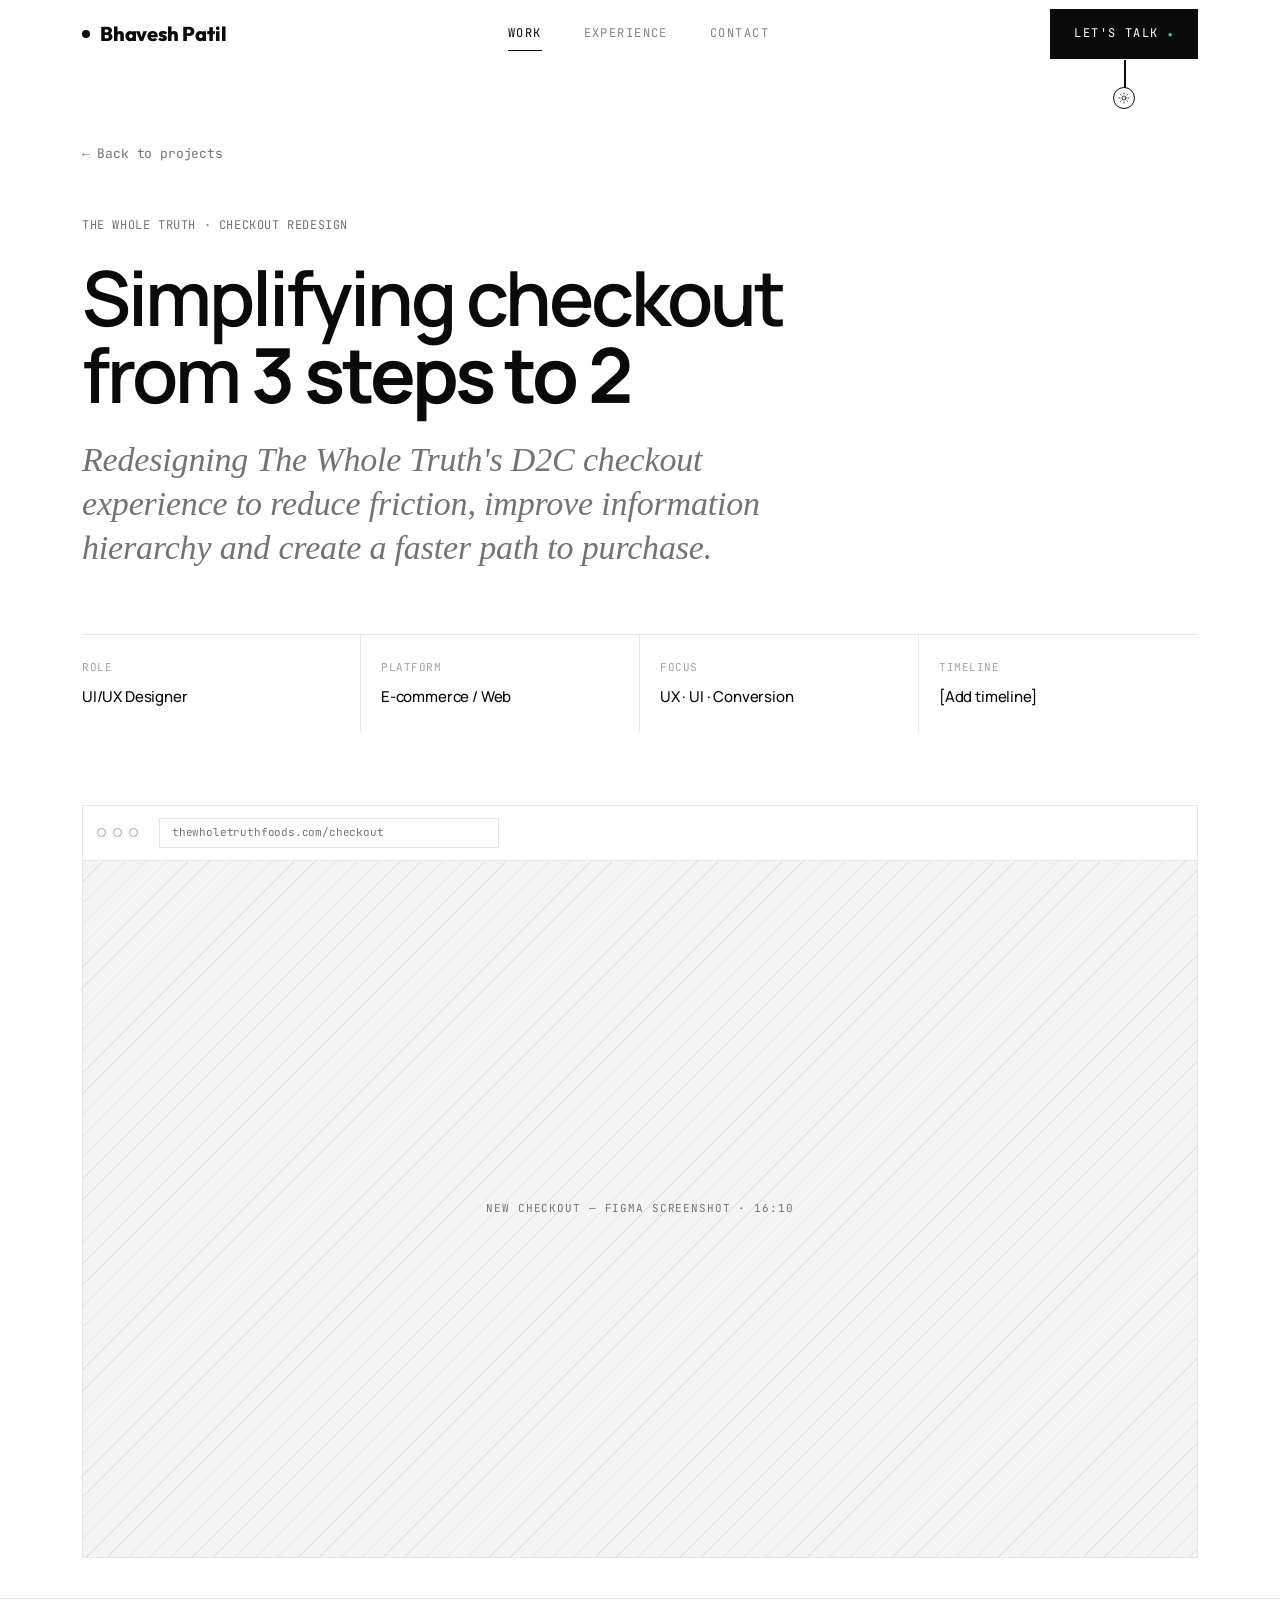
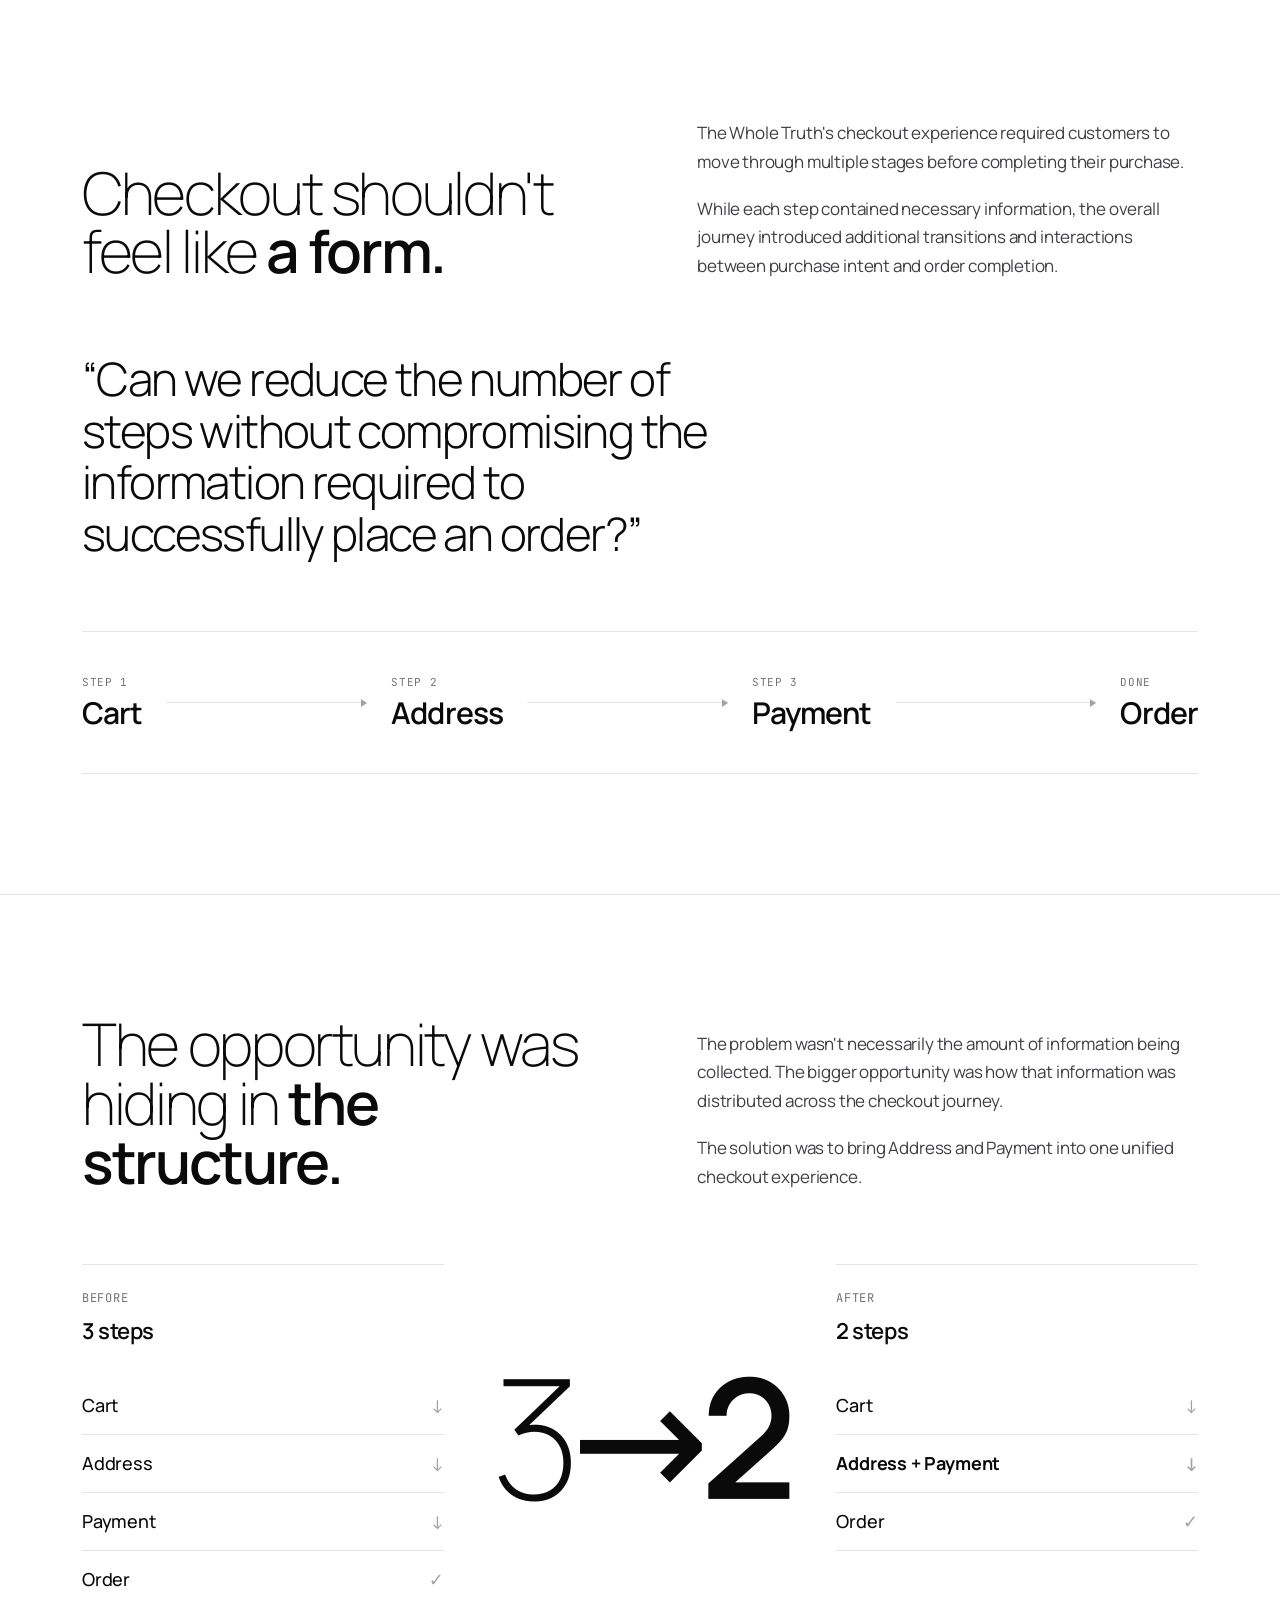
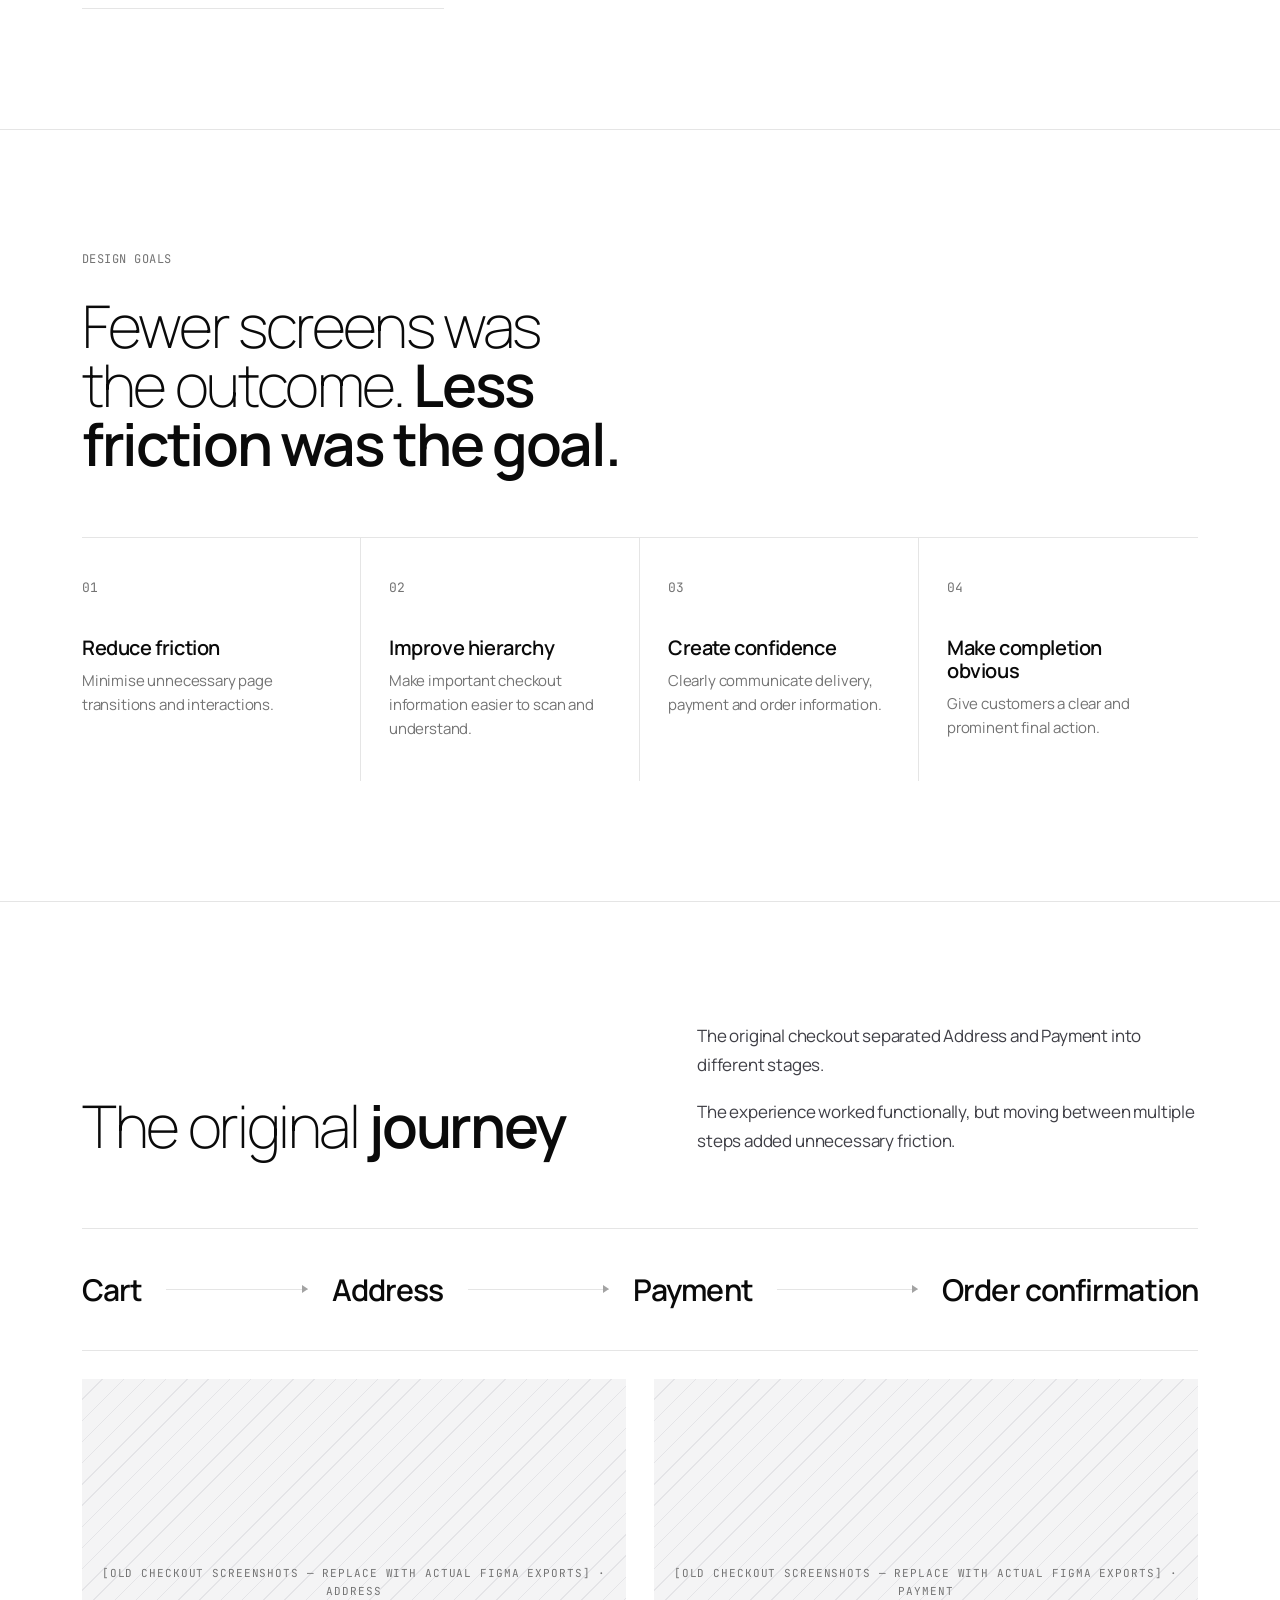
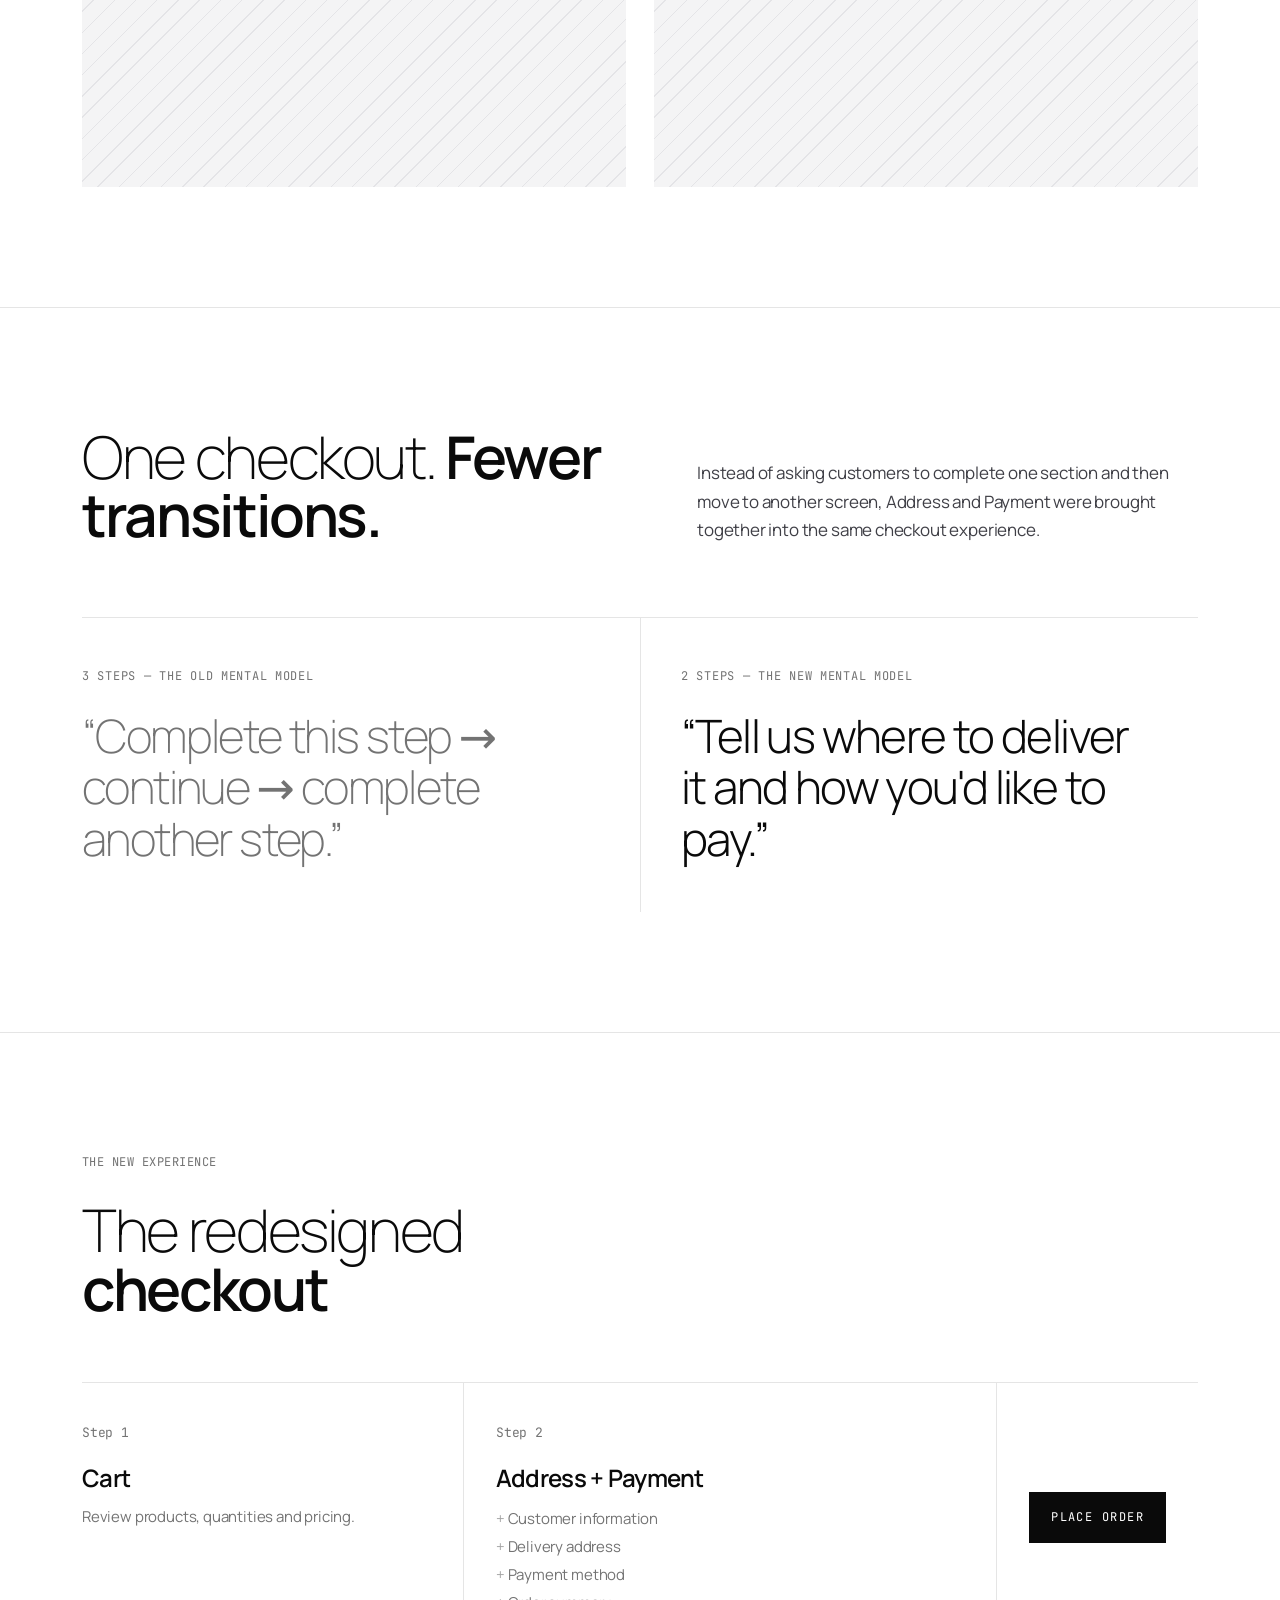
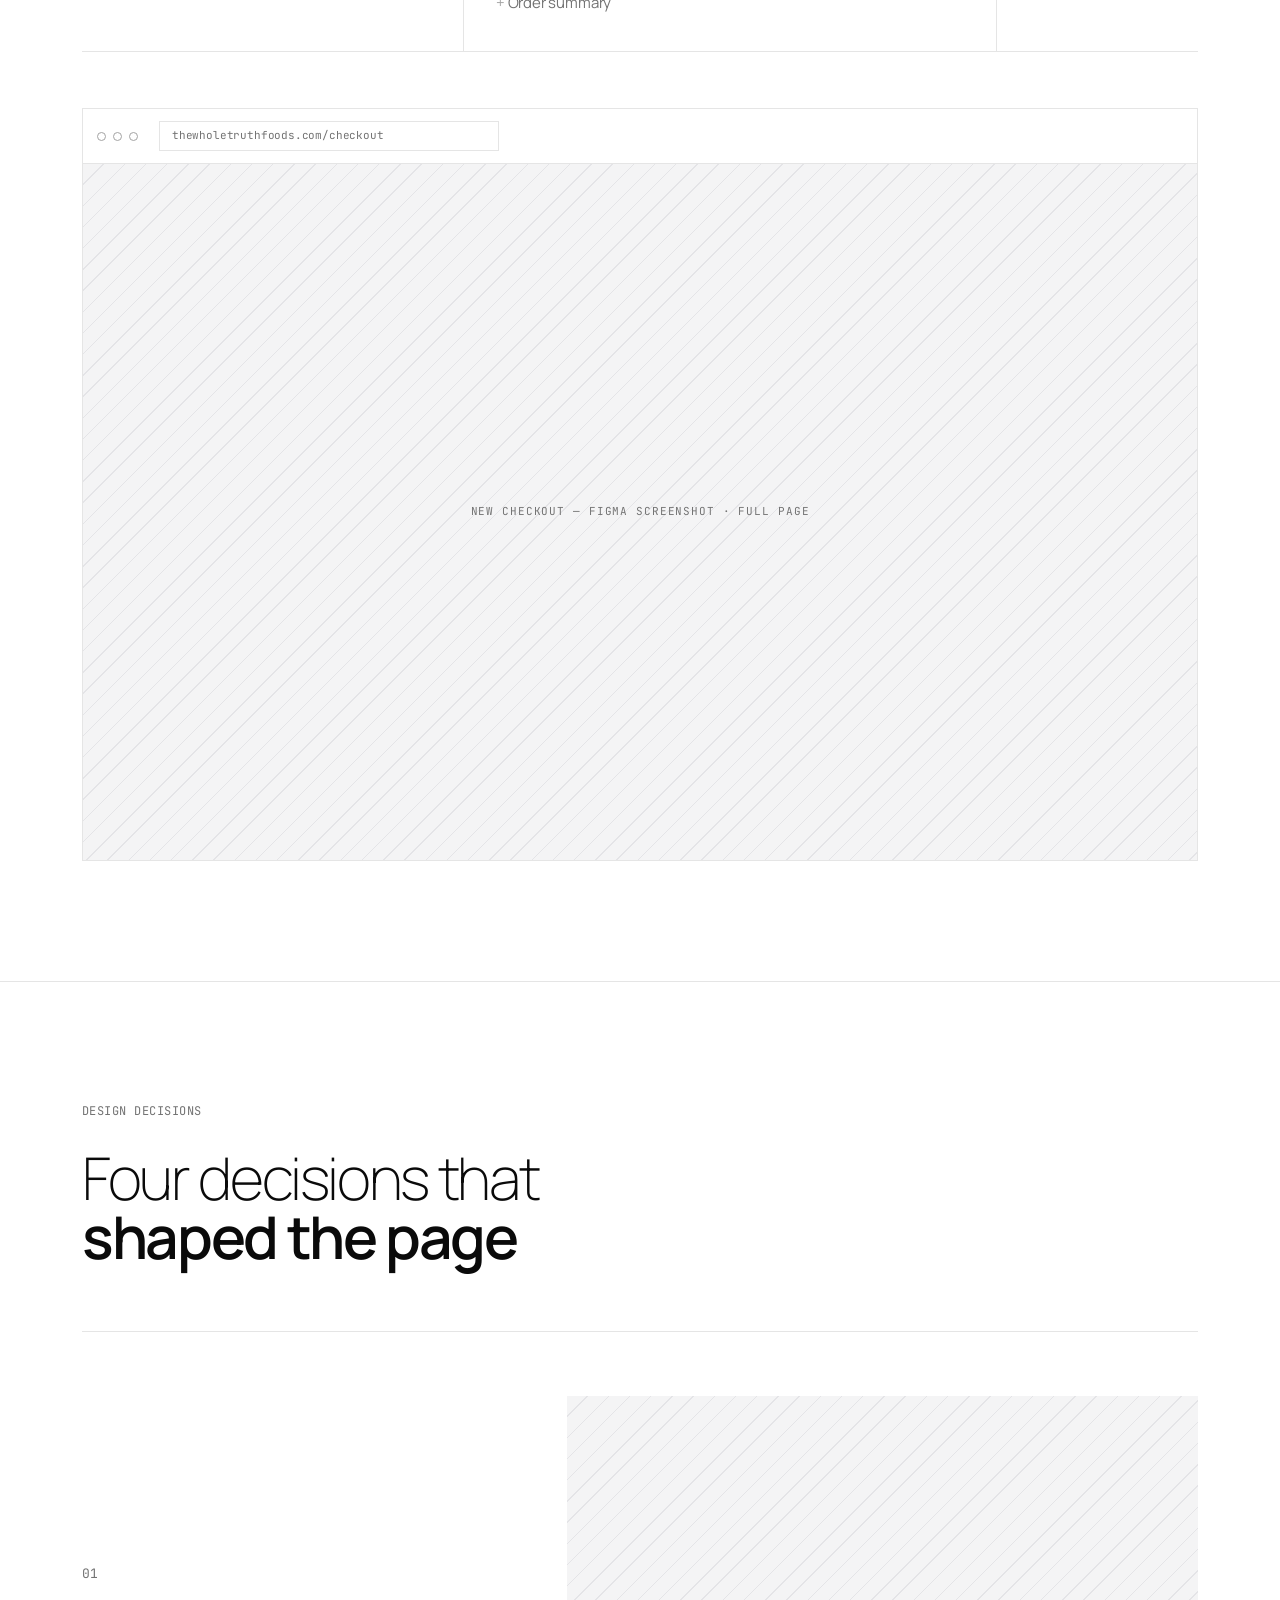
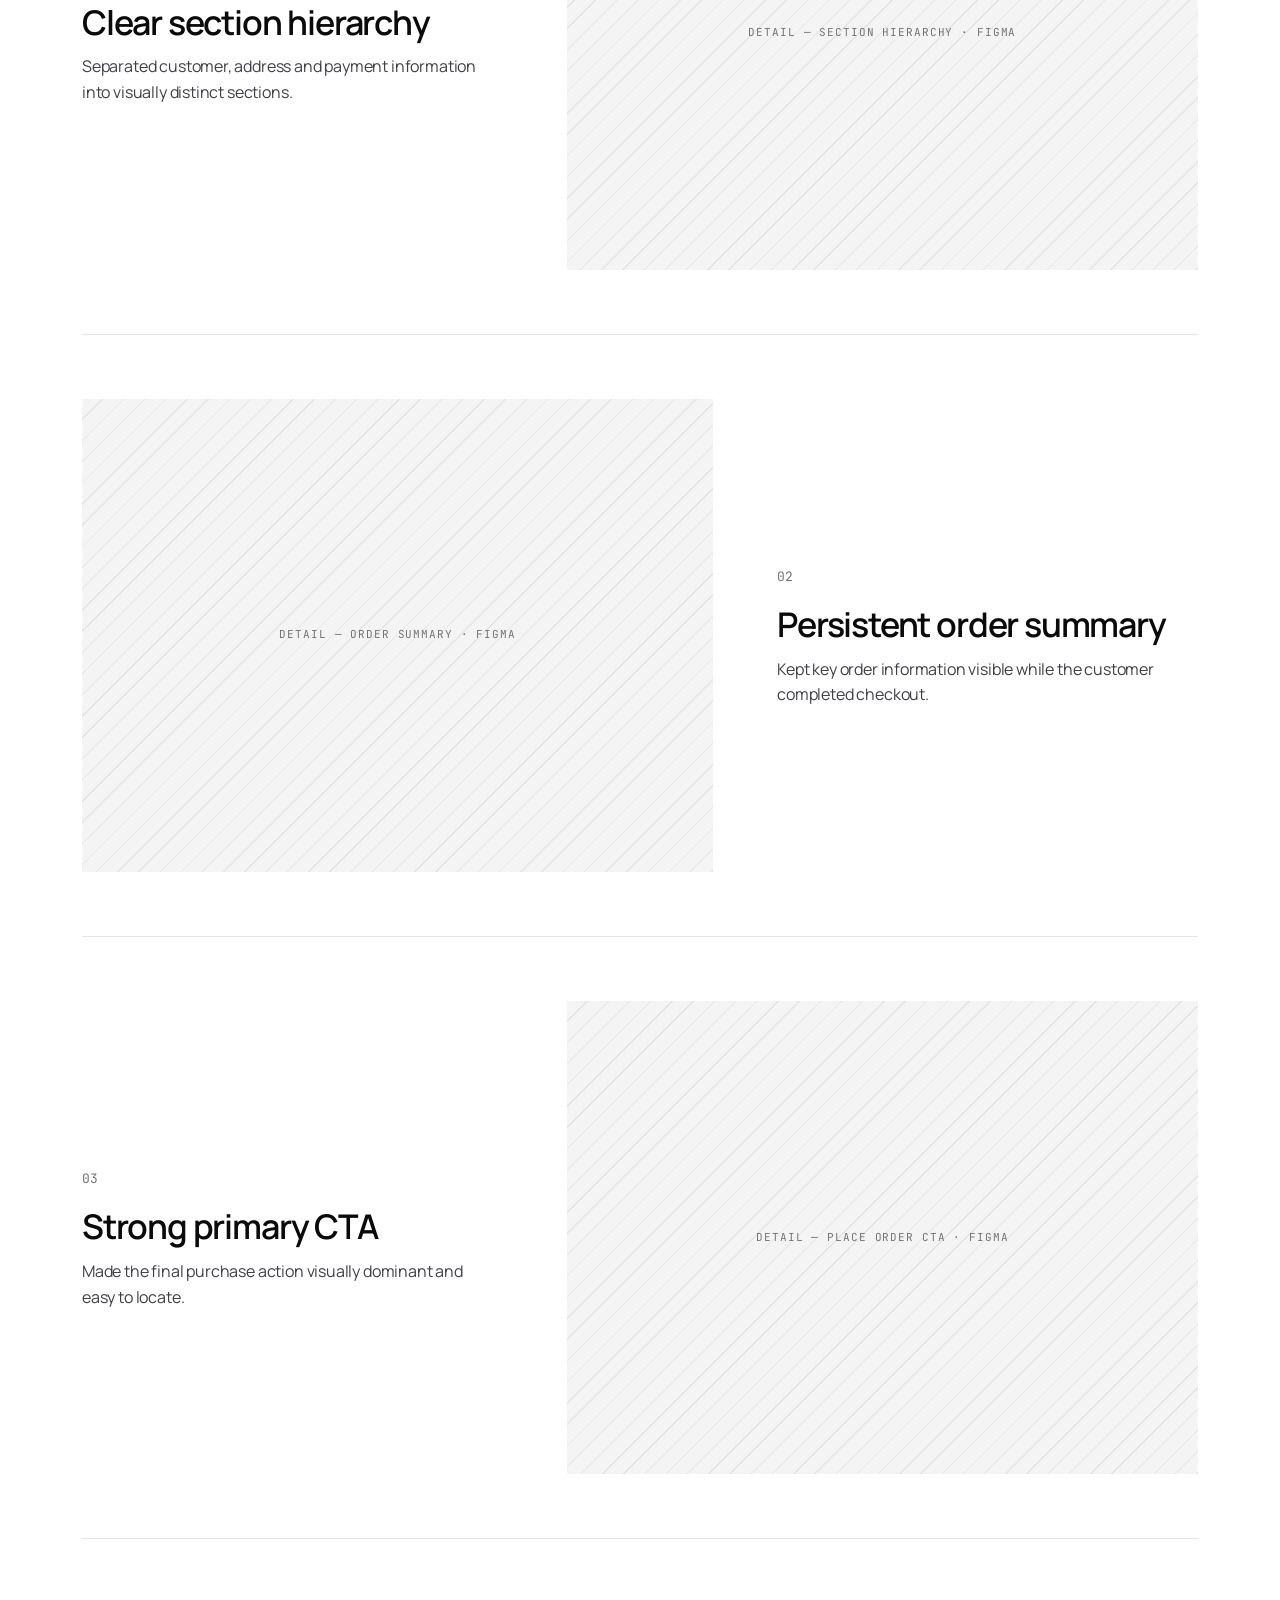
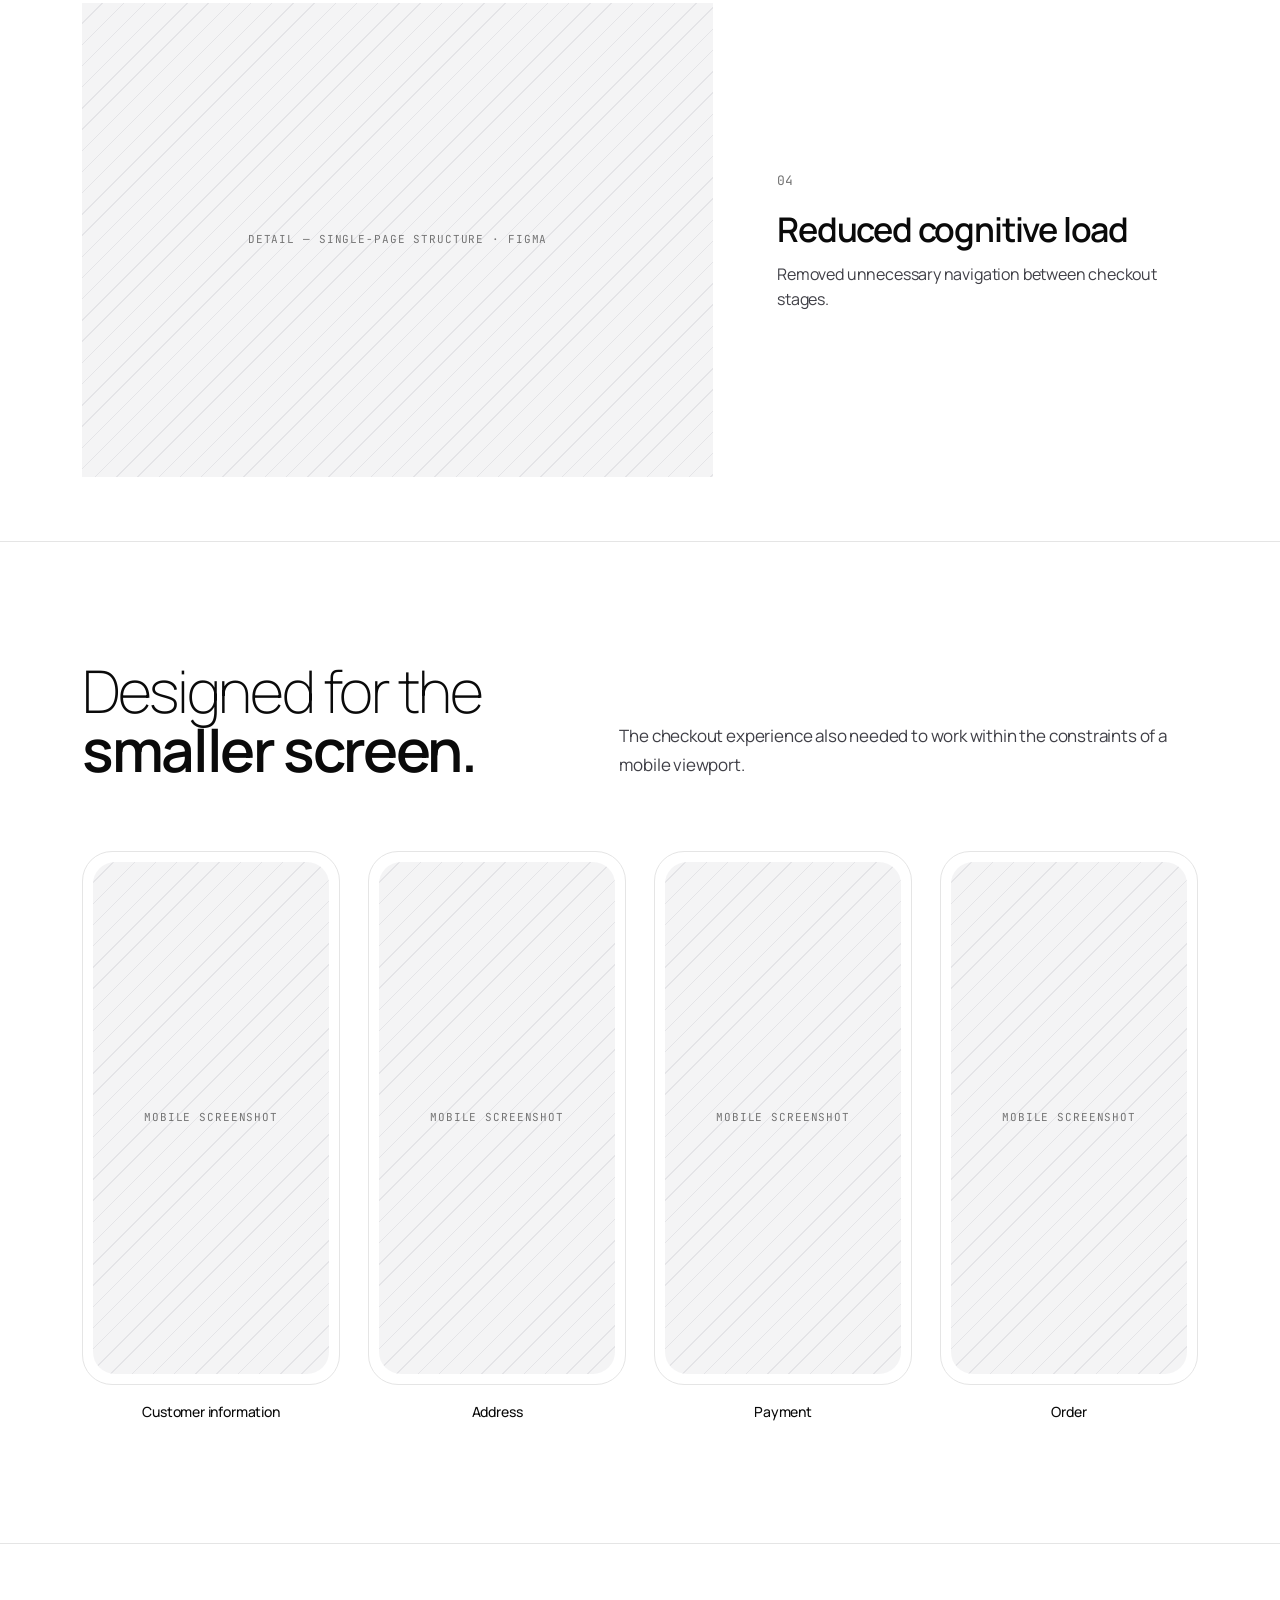
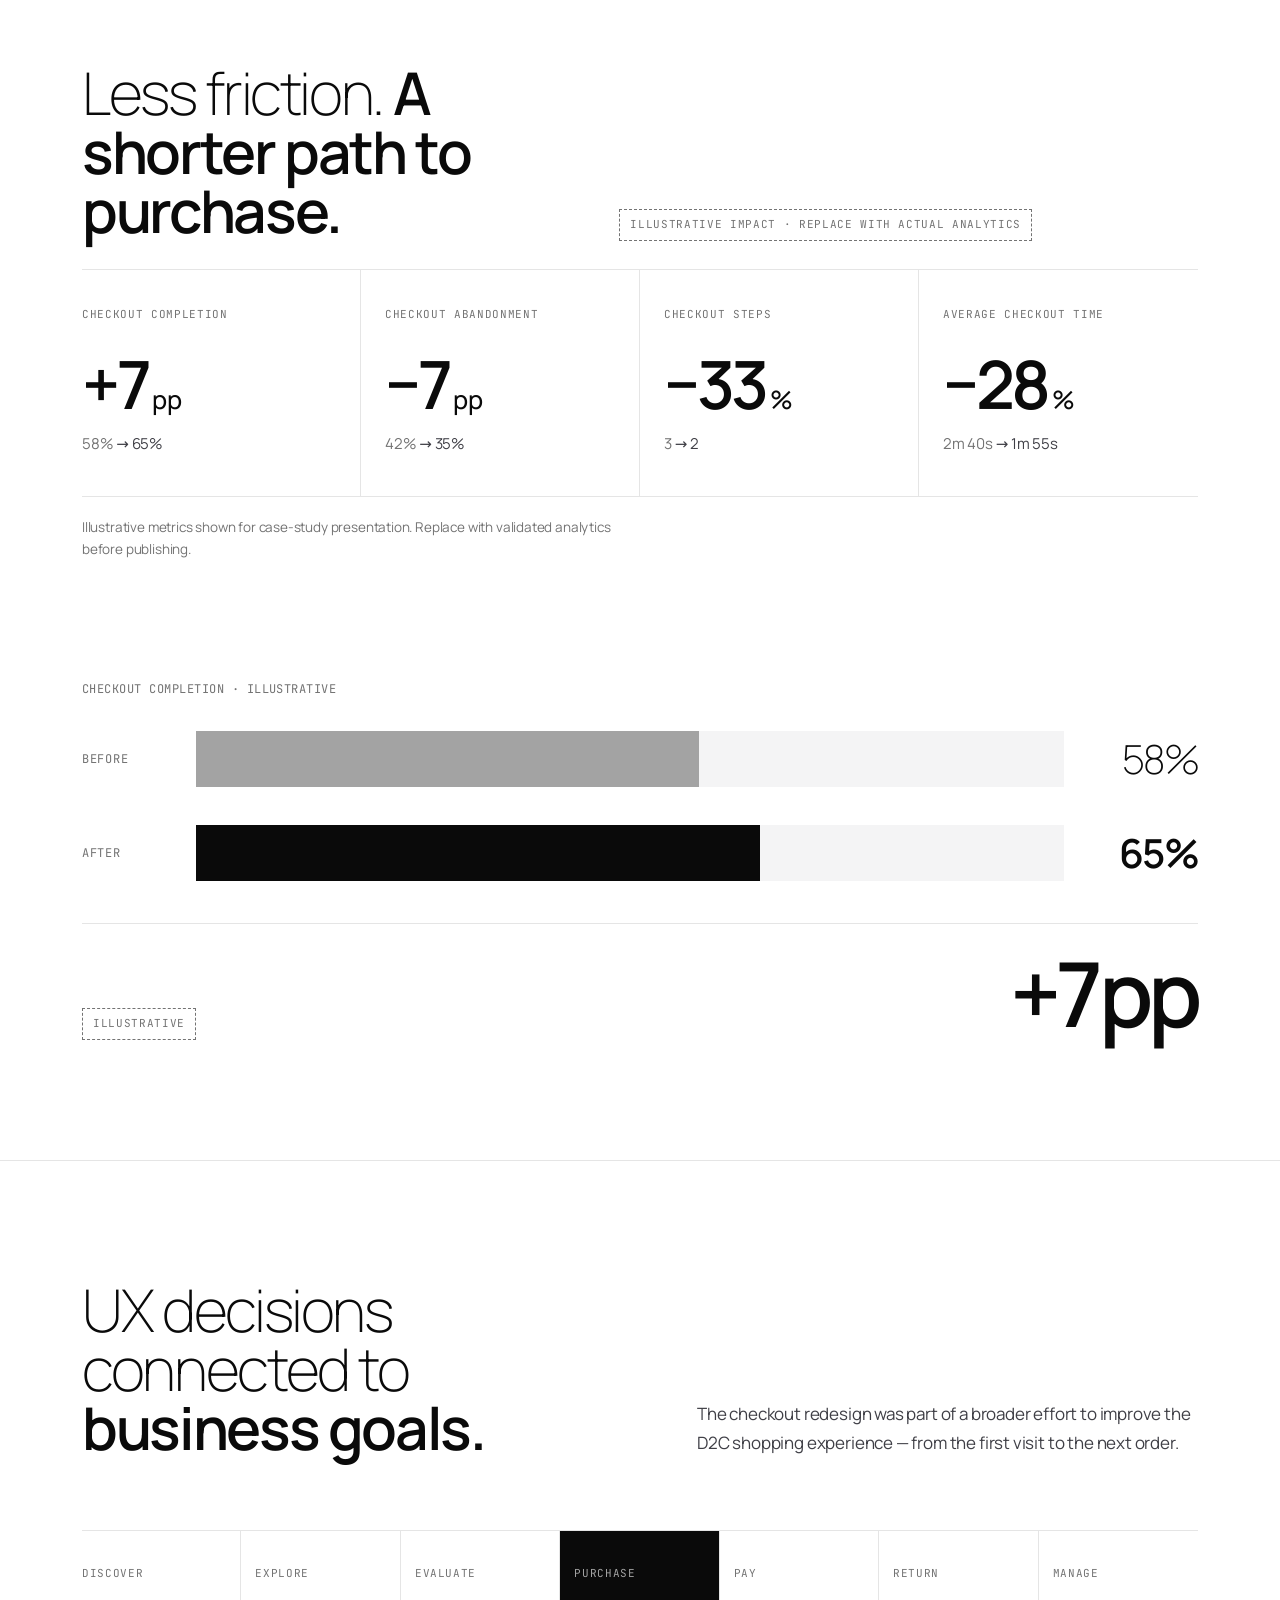
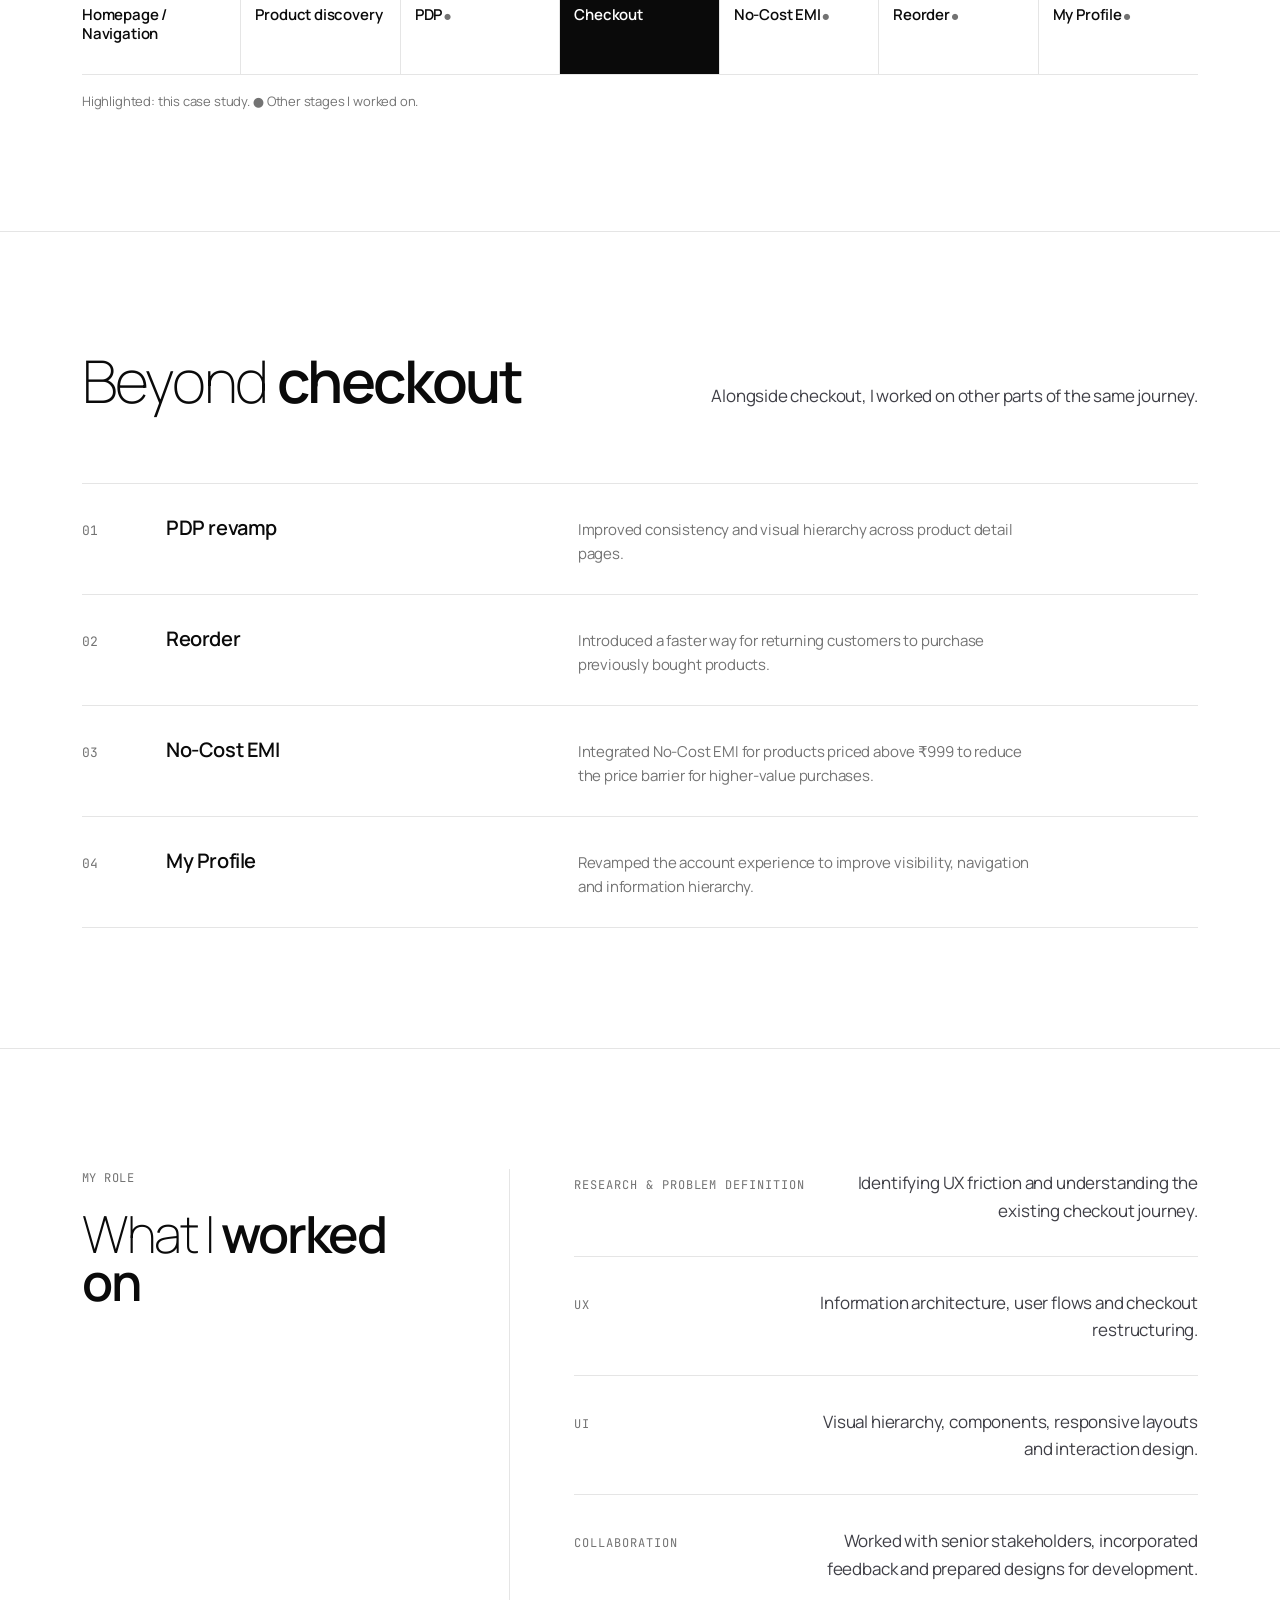
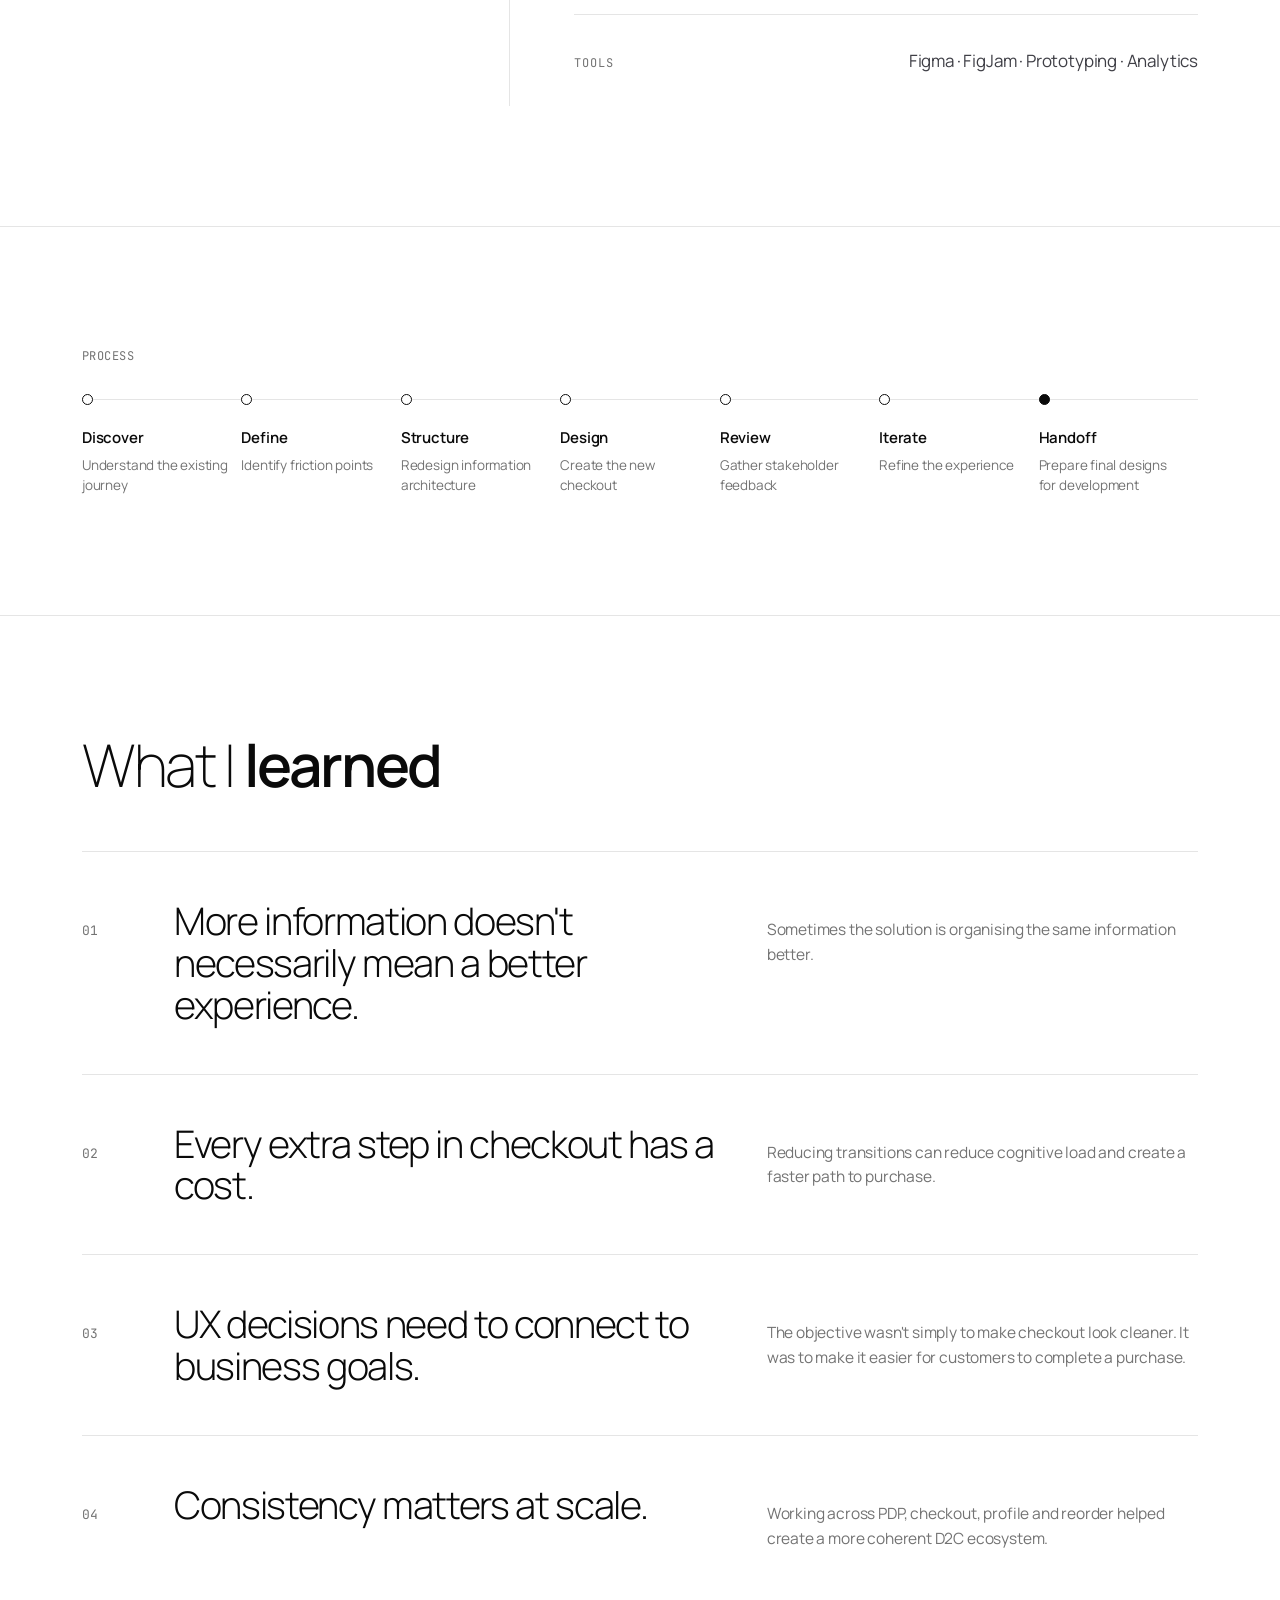
<file: case-twt-checkout.html>
<!DOCTYPE html>
<html lang="en">
<head>
<meta charset="UTF-8"/>
<meta name="viewport" content="width=device-width, initial-scale=1, viewport-fit=cover"/>
<title>The Whole Truth — Checkout UX Case Study | Bhavesh Patil</title>
<meta name="description" content="A UX case study on redesigning The Whole Truth Foods' D2C checkout experience from 3 steps to 2, reducing friction and creating a simpler path to purchase."/>
<link rel="stylesheet" href="styles.css"/>
<script>(function(){var t;try{t=localStorage.getItem("theme")}catch(e){}t=t||(matchMedia("(prefers-color-scheme: dark)").matches?"dark":"light");document.documentElement.setAttribute("data-theme",t)})();</script>
</head>
<body>
<header class="nav" id="nav">
  <div class="container nav-inner">
    <a href="index.html" class="brand"><span class="ring"></span>Bhavesh Patil</a>
    <nav class="nav-links" aria-label="Main"><a href="work.html" class="active">Work</a><a href="experience.html">Experience</a><a href="contact.html">Contact</a></nav>
    <div class="nav-right">
      <div class="cta-wrap">
        <a href="contact.html" class="nav-cta">Let's talk <span class="cta-dot">●</span></a>
        <button class="theme-pull" id="themeToggle" type="button" aria-label="Toggle dark mode">
          <svg class="i-sun" viewBox="0 0 24 24" aria-hidden="true"><circle cx="12" cy="12" r="4"/><path d="M12 2v2M12 20v2M4.9 4.9l1.4 1.4M17.7 17.7l1.4 1.4M2 12h2M20 12h2M4.9 19.1l1.4-1.4M17.7 6.3l1.4-1.4"/></svg>
          <svg class="i-moon" viewBox="0 0 24 24" aria-hidden="true"><path d="M21 12.6A9 9 0 1 1 11.4 3a7 7 0 0 0 9.6 9.6Z"/></svg>
        </button>
      </div>
      <button class="nav-toggle" id="navToggle" aria-label="Open menu"><span></span><span></span><span></span></button>
    </div>
  </div>
</header>
<div class="proj-hint" id="projHint" aria-hidden="true">View case study ↗</div>
<main>
<article class="cs">
  <!-- ===== 1. Hero ===== -->
  <header class="container cs-hero">
    <a class="case-back" href="work.html">← Back to projects</a>
    <span class="case-tag">The Whole Truth · Checkout redesign</span>
    <h1 class="case-title">Simplifying checkout<br>from <b>3 steps to 2</b></h1>
    <p class="case-sub">Redesigning The Whole Truth's D2C checkout experience to reduce friction, improve information hierarchy and create a faster path to purchase.</p>
    <div class="case-facts">
      <div class="case-fact"><div class="cf-label">Role</div><div class="cf-val">UI/UX Designer</div></div>
      <div class="case-fact"><div class="cf-label">Platform</div><div class="cf-val">E-commerce / Web</div></div>
      <div class="case-fact"><div class="cf-label">Focus</div><div class="cf-val">UX · UI · Conversion</div></div>
      <!-- PLACEHOLDER: replace with the actual timeline, e.g. "Jun — Aug 2025" -->
      <div class="case-fact"><div class="cf-label">Timeline</div><div class="cf-val">[Add timeline]</div></div>
    </div>
    <figure class="cs-browser cs-hero-shot reveal">
      <div class="cs-browser-bar" aria-hidden="true"><i></i><i></i><i></i><span>thewholetruthfoods.com/checkout</span></div>
      <!-- REPLACE: <img src="assets/twt-checkout/hero.webp" alt="Redesigned The Whole Truth checkout, desktop" width="1600" height="1000"/> -->
      <div class="ph">New checkout — Figma screenshot · 16:10</div>
    </figure>
  </header>

  <!-- ===== 2. Challenge ===== -->
  <section class="cs-sec">
    <div class="container">
      <div class="case-body">
        <h2 class="cs-h">Checkout shouldn't feel like <b>a form.</b></h2>
        <div class="prose">
          <p>The Whole Truth's checkout experience required customers to move through multiple stages before completing their purchase.</p>
          <p>While each step contained necessary information, the overall journey introduced additional transitions and interactions between purchase intent and order completion.</p>
        </div>
      </div>
      <p class="cs-quote reveal" style="margin-top:72px">&ldquo;Can we reduce the number of steps without compromising the information required to successfully place an order?&rdquo;</p>
      <div class="cs-flow reveal" style="margin-top:72px" aria-label="Original flow: Cart, Address, Payment, Order">
        <div class="cs-node"><small>Step 1</small>Cart</div><span class="cs-arrow"></span>
        <div class="cs-node"><small>Step 2</small>Address</div><span class="cs-arrow"></span>
        <div class="cs-node"><small>Step 3</small>Payment</div><span class="cs-arrow"></span>
        <div class="cs-node"><small>Done</small>Order</div>
      </div>
    </div>
  </section>

  <!-- ===== 3. Opportunity ===== -->
  <section class="cs-sec">
    <div class="container">
      <div class="case-body">
        <h2 class="cs-h">The opportunity was hiding in <b>the structure.</b></h2>
        <div class="prose">
          <p>The problem wasn't necessarily the amount of information being collected. The bigger opportunity was how that information was distributed across the checkout journey.</p>
          <p>The solution was to bring Address and Payment into one unified checkout experience.</p>
        </div>
      </div>
      <div class="cs-ba reveal">
        <div class="cs-ba-col">
          <h3>Before</h3><div class="cnt">3 steps</div>
          <ol class="cs-vflow"><li>Cart</li><li>Address</li><li>Payment</li><li>Order</li></ol>
        </div>
        <div class="cs-big" aria-label="3 to 2">3<span class="thin">→</span><b>2</b></div>
        <div class="cs-ba-col">
          <h3>After</h3><div class="cnt">2 steps</div>
          <ol class="cs-vflow"><li>Cart</li><li class="is-key">Address + Payment</li><li>Order</li></ol>
        </div>
      </div>
    </div>
  </section>

  <!-- ===== 4. Design goals ===== -->
  <section class="cs-sec">
    <div class="container">
      <span class="eyebrow">Design goals</span>
      <h2 class="cs-h">Fewer screens was the outcome. <b>Less friction was the goal.</b></h2>
      <div class="cs-grid4 reveal" style="margin-top:64px">
        <div><span class="cs-num">01</span><h3>Reduce friction</h3><p>Minimise unnecessary page transitions and interactions.</p></div>
        <div><span class="cs-num">02</span><h3>Improve hierarchy</h3><p>Make important checkout information easier to scan and understand.</p></div>
        <div><span class="cs-num">03</span><h3>Create confidence</h3><p>Clearly communicate delivery, payment and order information.</p></div>
        <div><span class="cs-num">04</span><h3>Make completion obvious</h3><p>Give customers a clear and prominent final action.</p></div>
      </div>
    </div>
  </section>

  <!-- ===== 5. Before experience ===== -->
  <section class="cs-sec">
    <div class="container">
      <div class="case-body">
        <h2 class="cs-h">The original <b>journey</b></h2>
        <div class="prose">
          <p>The original checkout separated Address and Payment into different stages.</p>
          <p>The experience worked functionally, but moving between multiple steps added unnecessary friction.</p>
        </div>
      </div>
      <div class="cs-flow reveal" aria-label="Original flow">
        <div class="cs-node">Cart</div><span class="cs-arrow"></span>
        <div class="cs-node">Address</div><span class="cs-arrow"></span>
        <div class="cs-node">Payment</div><span class="cs-arrow"></span>
        <div class="cs-node">Order confirmation</div>
      </div>
      <div class="cs-duo">
        <!-- REPLACE with old checkout exports: assets/twt-checkout/old-address.webp, old-payment.webp -->
        <div class="ph">[Old checkout screenshots — replace with actual Figma exports] · Address</div>
        <div class="ph">[Old checkout screenshots — replace with actual Figma exports] · Payment</div>
      </div>
    </div>
  </section>

  <!-- ===== 6. UX decision ===== -->
  <section class="cs-sec">
    <div class="container">
      <div class="case-body">
        <h2 class="cs-h">One checkout. <b>Fewer transitions.</b></h2>
        <div class="prose">
          <p>Instead of asking customers to complete one section and then move to another screen, Address and Payment were brought together into the same checkout experience.</p>
        </div>
      </div>
      <div class="cs-compare reveal">
        <div class="old"><span class="lbl">3 steps — the old mental model</span><p class="cs-quote">&ldquo;Complete this step → continue → complete another step.&rdquo;</p></div>
        <div><span class="lbl">2 steps — the new mental model</span><p class="cs-quote">&ldquo;Tell us where to deliver it and how you'd like to pay.&rdquo;</p></div>
      </div>
    </div>
  </section>

  <!-- ===== 7. New experience ===== -->
  <section class="cs-sec">
    <div class="container">
      <span class="eyebrow">The new experience</span>
      <h2 class="cs-h">The redesigned <b>checkout</b></h2>
      <div class="cs-steps reveal" style="margin-top:64px">
        <div class="cs-step"><span class="cs-num">Step 1</span><h3>Cart</h3><p>Review products, quantities and pricing.</p></div>
        <div class="cs-step"><span class="cs-num">Step 2</span><h3>Address + Payment</h3><ul><li>Customer information</li><li>Delivery address</li><li>Payment method</li><li>Order summary</li></ul></div>
        <div class="cs-step final"><span>Place order</span></div>
      </div>
      <figure class="cs-browser reveal" style="margin-top:56px">
        <div class="cs-browser-bar" aria-hidden="true"><i></i><i></i><i></i><span>thewholetruthfoods.com/checkout</span></div>
        <!-- REPLACE: assets/twt-checkout/new-checkout-full.webp -->
        <div class="ph">New checkout — Figma screenshot · full page</div>
      </figure>
    </div>
  </section>

  <!-- ===== 8. Design decisions ===== -->
  <section class="cs-sec" style="padding-bottom:0">
    <div class="container">
      <span class="eyebrow">Design decisions</span>
      <h2 class="cs-h">Four decisions that <b>shaped the page</b></h2>
      <div style="margin-top:64px">
        <div class="cs-dec reveal"><div class="cs-dec-text"><span class="cs-num">01</span><h3>Clear section hierarchy</h3><p>Separated customer, address and payment information into visually distinct sections.</p></div><div class="ph">Detail — section hierarchy · Figma</div></div>
        <div class="cs-dec reveal"><div class="cs-dec-text"><span class="cs-num">02</span><h3>Persistent order summary</h3><p>Kept key order information visible while the customer completed checkout.</p></div><div class="ph">Detail — order summary · Figma</div></div>
        <div class="cs-dec reveal"><div class="cs-dec-text"><span class="cs-num">03</span><h3>Strong primary CTA</h3><p>Made the final purchase action visually dominant and easy to locate.</p></div><div class="ph">Detail — place order CTA · Figma</div></div>
        <div class="cs-dec reveal"><div class="cs-dec-text"><span class="cs-num">04</span><h3>Reduced cognitive load</h3><p>Removed unnecessary navigation between checkout stages.</p></div><div class="ph">Detail — single-page structure · Figma</div></div>
      </div>
    </div>
  </section>

  <!-- ===== 9. Mobile ===== -->
  <section class="cs-sec">
    <div class="container">
      <div class="cs-intro">
        <h2 class="cs-h">Designed for the <b>smaller screen.</b></h2>
        <div class="prose"><p>The checkout experience also needed to work within the constraints of a mobile viewport.</p></div>
      </div>
      <div class="cs-phones reveal">
        <figure><div class="cs-phone"><div class="ph">Mobile screenshot</div></div><figcaption class="cs-phone-cap">Customer information</figcaption></figure>
        <figure><div class="cs-phone"><div class="ph">Mobile screenshot</div></div><figcaption class="cs-phone-cap">Address</figcaption></figure>
        <figure><div class="cs-phone"><div class="ph">Mobile screenshot</div></div><figcaption class="cs-phone-cap">Payment</figcaption></figure>
        <figure><div class="cs-phone"><div class="ph">Mobile screenshot</div></div><figcaption class="cs-phone-cap">Order</figcaption></figure>
      </div>
    </div>
  </section>

  <!-- ===== 10. Impact =====
       ILLUSTRATIVE IMPACT — every number below is a placeholder.
       Replace with validated analytics before publishing. -->
  <section class="cs-sec" id="impact">
    <div class="container">
      <div class="cs-intro">
        <h2 class="cs-h">Less friction. <b>A shorter path to purchase.</b></h2>
        <div><span class="cs-flag">Illustrative impact · replace with actual analytics</span></div>
      </div>
      <div class="cs-metrics reveal">
        <div class="cs-metric"><div class="k">Checkout completion</div><div class="d"><span data-count="7" data-prefix="+">+7</span><small>pp</small></div><div class="ft"><s>58%</s> → 65%</div></div>
        <div class="cs-metric"><div class="k">Checkout abandonment</div><div class="d"><span data-count="7" data-prefix="−">−7</span><small>pp</small></div><div class="ft"><s>42%</s> → 35%</div></div>
        <div class="cs-metric"><div class="k">Checkout steps</div><div class="d"><span data-count="33" data-prefix="−">−33</span><small>%</small></div><div class="ft"><s>3</s> → 2</div></div>
        <div class="cs-metric"><div class="k">Average checkout time</div><div class="d"><span data-count="28" data-prefix="−">−28</span><small>%</small></div><div class="ft"><s>2m 40s</s> → 1m 55s</div></div>
      </div>
      <p class="cs-note">Illustrative metrics shown for case-study presentation. Replace with validated analytics before publishing.</p>
    </div>
  </section>

  <!-- ===== 11. Conversion visual (ILLUSTRATIVE — replace values and the --w widths) ===== -->
  <section class="cs-sec" style="padding-top:0;border-top:0">
    <div class="container">
      <span class="eyebrow">Checkout completion · illustrative</span>
      <div class="cs-bars reveal">
        <div class="cs-bar-row before"><span class="lb">Before</span><div class="cs-track"><div class="cs-fill" style="--w:58%"></div></div><span class="v">58%</span></div>
        <div class="cs-bar-row after"><span class="lb">After</span><div class="cs-track"><div class="cs-fill" style="--w:65%"></div></div><span class="v">65%</span></div>
        <div class="cs-delta"><span class="cs-flag">Illustrative</span><strong>+7pp</strong></div>
      </div>
    </div>
  </section>

  <!-- ===== 12. Business context ===== -->
  <section class="cs-sec">
    <div class="container">
      <div class="case-body">
        <h2 class="cs-h">UX decisions connected to <b>business goals.</b></h2>
        <div class="prose"><p>The checkout redesign was part of a broader effort to improve the D2C shopping experience — from the first visit to the next order.</p></div>
      </div>
      <div class="cs-journey reveal" aria-label="Customer journey">
        <div><span class="s">Discover</span><div class="t">Homepage / Navigation</div></div>
        <div><span class="s">Explore</span><div class="t">Product discovery</div></div>
        <div class="is-also"><span class="s">Evaluate</span><div class="t">PDP</div></div>
        <div class="is-key"><span class="s">Purchase</span><div class="t">Checkout</div></div>
        <div class="is-also"><span class="s">Pay</span><div class="t">No-Cost EMI</div></div>
        <div class="is-also"><span class="s">Return</span><div class="t">Reorder</div></div>
        <div class="is-also"><span class="s">Manage</span><div class="t">My Profile</div></div>
      </div>
      <p class="cs-legend">Highlighted: this case study. ● Other stages I worked on.</p>
    </div>
  </section>

  <!-- ===== 13. Beyond checkout ===== -->
  <section class="cs-sec">
    <div class="container">
      <div class="cs-intro">
        <h2 class="cs-h">Beyond <b>checkout</b></h2>
        <div class="prose"><p>Alongside checkout, I worked on other parts of the same journey.</p></div>
      </div>
      <div class="cs-more reveal">
        <div><span class="cs-num">01</span><h3>PDP revamp</h3><p>Improved consistency and visual hierarchy across product detail pages.</p></div>
        <div><span class="cs-num">02</span><h3>Reorder</h3><p>Introduced a faster way for returning customers to purchase previously bought products.</p></div>
        <div><span class="cs-num">03</span><h3>No-Cost EMI</h3><p>Integrated No-Cost EMI for products priced above ₹999 to reduce the price barrier for higher-value purchases.</p></div>
        <div><span class="cs-num">04</span><h3>My Profile</h3><p>Revamped the account experience to improve visibility, navigation and information hierarchy.</p></div>
      </div>
    </div>
  </section>

  <!-- ===== 14. Role ===== -->
  <section class="cs-sec">
    <div class="container split">
      <div class="split-side"><span class="eyebrow" style="margin-bottom:20px">My role</span><h2 class="split-title">What I <b>worked on</b></h2></div>
      <div class="exp-list cs-role reveal">
        <div class="c-row"><span class="c-label">Research &amp; problem definition</span><span class="c-value">Identifying UX friction and understanding the existing checkout journey.</span></div>
        <div class="c-row"><span class="c-label">UX</span><span class="c-value">Information architecture, user flows and checkout restructuring.</span></div>
        <div class="c-row"><span class="c-label">UI</span><span class="c-value">Visual hierarchy, components, responsive layouts and interaction design.</span></div>
        <div class="c-row"><span class="c-label">Collaboration</span><span class="c-value">Worked with senior stakeholders, incorporated feedback and prepared designs for development.</span></div>
        <div class="c-row"><span class="c-label">Tools</span><span class="c-value">Figma · FigJam · Prototyping · Analytics</span></div>
      </div>
    </div>
  </section>

  <!-- ===== 15. Process ===== -->
  <section class="cs-sec">
    <div class="container">
      <span class="eyebrow">Process</span>
      <ol class="cs-process reveal" style="margin-top:20px">
        <li><b>Discover</b><span>Understand the existing journey</span></li>
        <li><b>Define</b><span>Identify friction points</span></li>
        <li><b>Structure</b><span>Redesign information architecture</span></li>
        <li><b>Design</b><span>Create the new checkout</span></li>
        <li><b>Review</b><span>Gather stakeholder feedback</span></li>
        <li><b>Iterate</b><span>Refine the experience</span></li>
        <li><b>Handoff</b><span>Prepare final designs for development</span></li>
      </ol>
    </div>
  </section>

  <!-- ===== 16. Learnings ===== -->
  <section class="cs-sec">
    <div class="container">
      <h2 class="cs-h">What I <b>learned</b></h2>
      <div class="cs-learn" style="margin-top:56px">
        <div class="reveal"><span class="cs-num">01</span><h3>More information doesn't necessarily mean a better experience.</h3><p>Sometimes the solution is organising the same information better.</p></div>
        <div class="reveal"><span class="cs-num">02</span><h3>Every extra step in checkout has a cost.</h3><p>Reducing transitions can reduce cognitive load and create a faster path to purchase.</p></div>
        <div class="reveal"><span class="cs-num">03</span><h3>UX decisions need to connect to business goals.</h3><p>The objective wasn't simply to make checkout look cleaner. It was to make it easier for customers to complete a purchase.</p></div>
        <div class="reveal"><span class="cs-num">04</span><h3>Consistency matters at scale.</h3><p>Working across PDP, checkout, profile and reorder helped create a more coherent D2C ecosystem.</p></div>
      </div>
    </div>
  </section>

  <!-- ===== 17. Final statement ===== -->
  <section class="cs-final">
    <div class="container">
      <h2 class="reveal">From 3 steps<br><b>to 2.</b></h2>
      <p class="sub">A simpler path from intent → purchase.</p>
      <ul><li>Cleaner information architecture</li><li>Reduced interaction friction</li><li>Clearer purchase journey</li><li>Conversion-focused UX</li></ul>
      <figure class="cs-browser reveal">
        <div class="cs-browser-bar" aria-hidden="true"><i></i><i></i><i></i><span>thewholetruthfoods.com/checkout</span></div>
        <!-- REPLACE: assets/twt-checkout/final.webp -->
        <div class="ph">New checkout — final Figma screenshot · 16:10</div>
      </figure>
    </div>
  </section>

  <!-- ===== 18. Next project ===== -->
  <div class="container">
    <a class="case-next" href="case-the-whole-truth.html"><span>Next case study</span><strong>Making clean-label products easier to choose and buy ↗</strong></a>
  </div>
</article>

</main>
<footer class="footer">
  <div class="container footer-bottom">
    <span>© <span id="year">2026</span> Bhavesh Patil — Designing experiences that ship.</span>
    <span>Based in Mumbai, India</span>
  </div>
</footer>
<script src="main.js"></script>
</body>
</html>
</file>
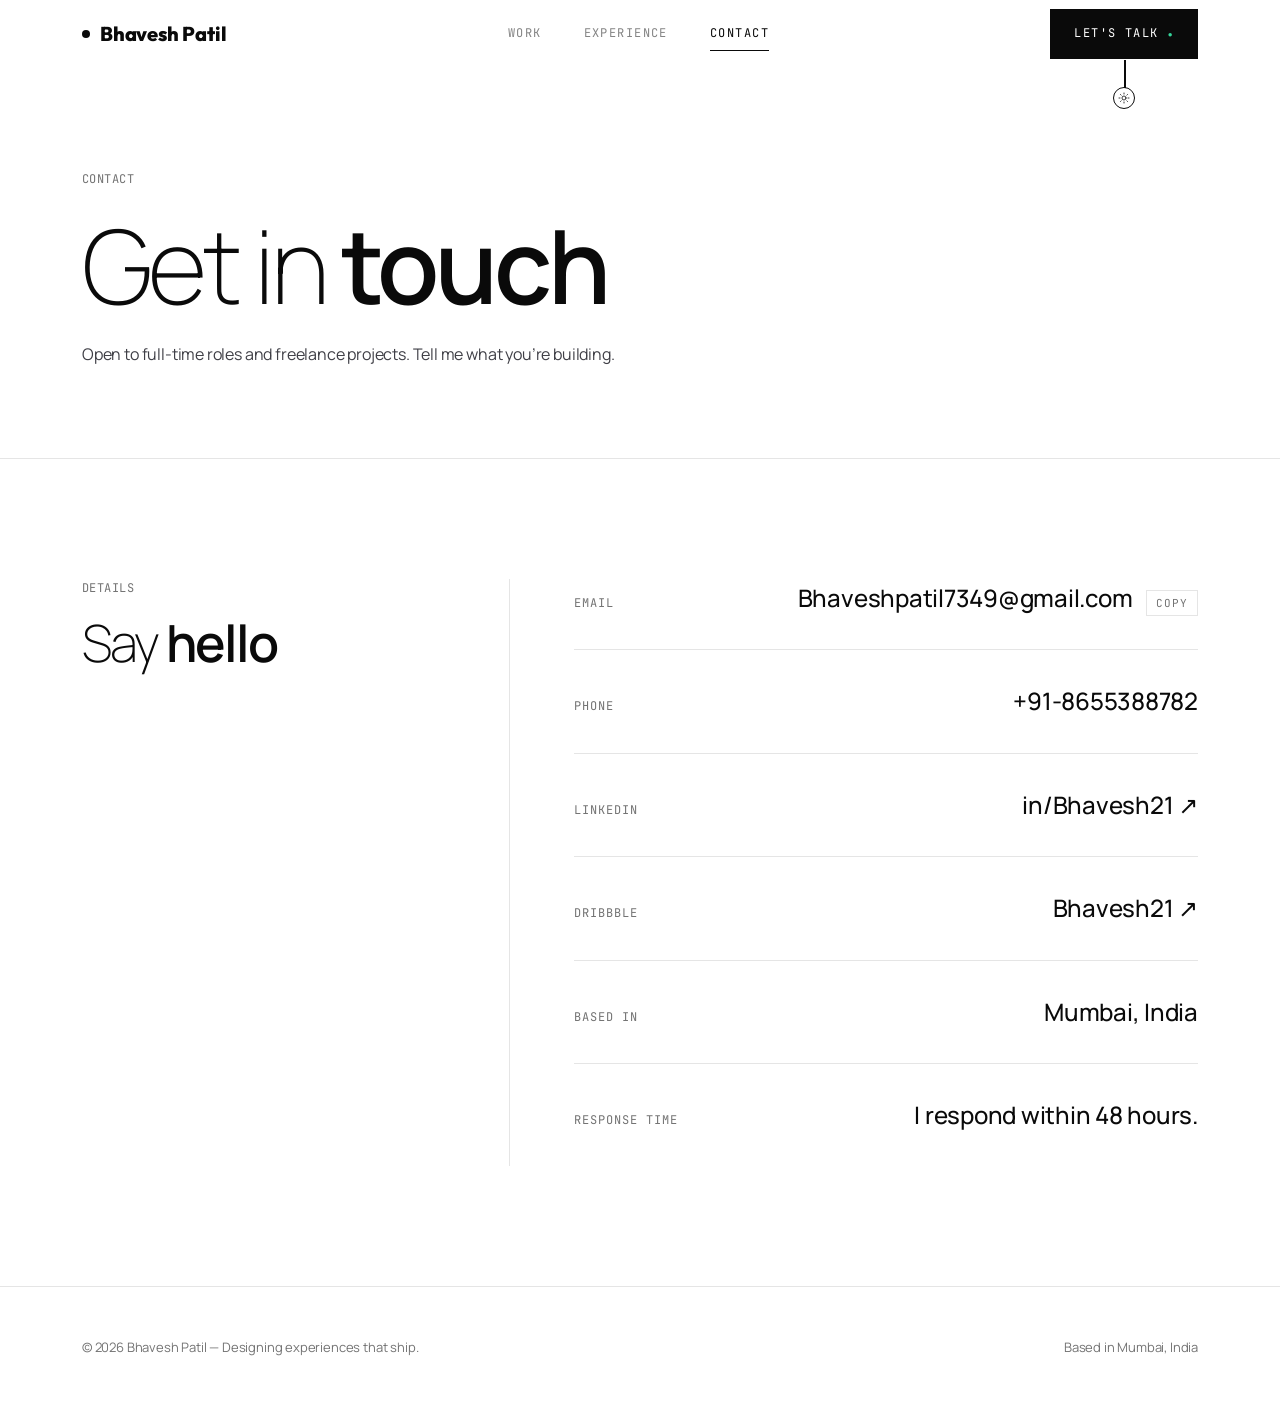
<file: contact.html>
<!DOCTYPE html>
<html lang="en">
<head>
<meta charset="UTF-8"/>
<meta name="viewport" content="width=device-width, initial-scale=1, viewport-fit=cover"/>
<title>Contact — Bhavesh Patil</title>
<meta name="description" content="Get in touch with Bhavesh Patil."/>
<link rel="stylesheet" href="styles.css"/>
<script>(function(){var t;try{t=localStorage.getItem("theme")}catch(e){}t=t||(matchMedia("(prefers-color-scheme: dark)").matches?"dark":"light");document.documentElement.setAttribute("data-theme",t)})();</script>
</head>
<body>
<header class="nav" id="nav">
  <div class="container nav-inner">
    <a href="index.html" class="brand"><span class="ring"></span>Bhavesh Patil</a>
    <nav class="nav-links" aria-label="Main"><a href="work.html">Work</a><a href="experience.html">Experience</a><a href="contact.html" class="active">Contact</a></nav>
    <div class="nav-right">
      <div class="cta-wrap">
        <a href="contact.html" class="nav-cta">Let's talk <span class="cta-dot">●</span></a>
        <button class="theme-pull" id="themeToggle" type="button" aria-label="Toggle dark mode">
          <svg class="i-sun" viewBox="0 0 24 24" aria-hidden="true"><circle cx="12" cy="12" r="4"/><path d="M12 2v2M12 20v2M4.9 4.9l1.4 1.4M17.7 17.7l1.4 1.4M2 12h2M20 12h2M4.9 19.1l1.4-1.4M17.7 6.3l1.4-1.4"/></svg>
          <svg class="i-moon" viewBox="0 0 24 24" aria-hidden="true"><path d="M21 12.6A9 9 0 1 1 11.4 3a7 7 0 0 0 9.6 9.6Z"/></svg>
        </button>
      </div>
      <button class="nav-toggle" id="navToggle" aria-label="Open menu"><span></span><span></span><span></span></button>
    </div>
  </div>
</header>
<div class="proj-hint" id="projHint" aria-hidden="true">View case study ↗</div>
<main>
<section class="page-head">
  <div class="container">
    <span class="eyebrow">Contact</span>
    <h1>Get in <b>touch</b></h1>
    <p>Open to full-time roles and freelance projects. Tell me what you&rsquo;re building.</p>
  </div>
</section>
<section class="section">
  <div class="container split">
    <div class="split-side"><span class="eyebrow" style="margin-bottom:20px">Details</span><h2 class="split-title">Say <b>hello</b></h2></div>
    <div class="exp-list">
      <div class="c-row"><span class="c-label">Email</span><span><a class="c-value" href="mailto:Bhaveshpatil7349@gmail.com">Bhaveshpatil7349@gmail.com</a><button class="copy-btn" type="button" data-copy="Bhaveshpatil7349@gmail.com">Copy</button></span></div>
      <div class="c-row"><span class="c-label">Phone</span><a class="c-value" href="tel:+918655388782">+91-8655388782</a></div>
      <div class="c-row"><span class="c-label">LinkedIn</span><a class="c-value" href="https://www.linkedin.com/in/Bhavesh21" target="_blank" rel="noopener">in/Bhavesh21 ↗</a></div>
      <div class="c-row"><span class="c-label">Dribbble</span><a class="c-value" href="https://dribbble.com/Bhavesh21" target="_blank" rel="noopener">Bhavesh21 ↗</a></div>
      <div class="c-row"><span class="c-label">Based in</span><span class="c-value">Mumbai, India</span></div>
      <div class="c-row"><span class="c-label">Response time</span><span class="c-value">I respond within 48 hours.</span></div>
    </div>
  </div>
</section>
</main>
<footer class="footer">
  <div class="container footer-bottom">
    <span>© <span id="year">2026</span> Bhavesh Patil — Designing experiences that ship.</span>
    <span>Based in Mumbai, India</span>
  </div>
</footer>
<script src="main.js"></script>
</body>
</html>
</file>
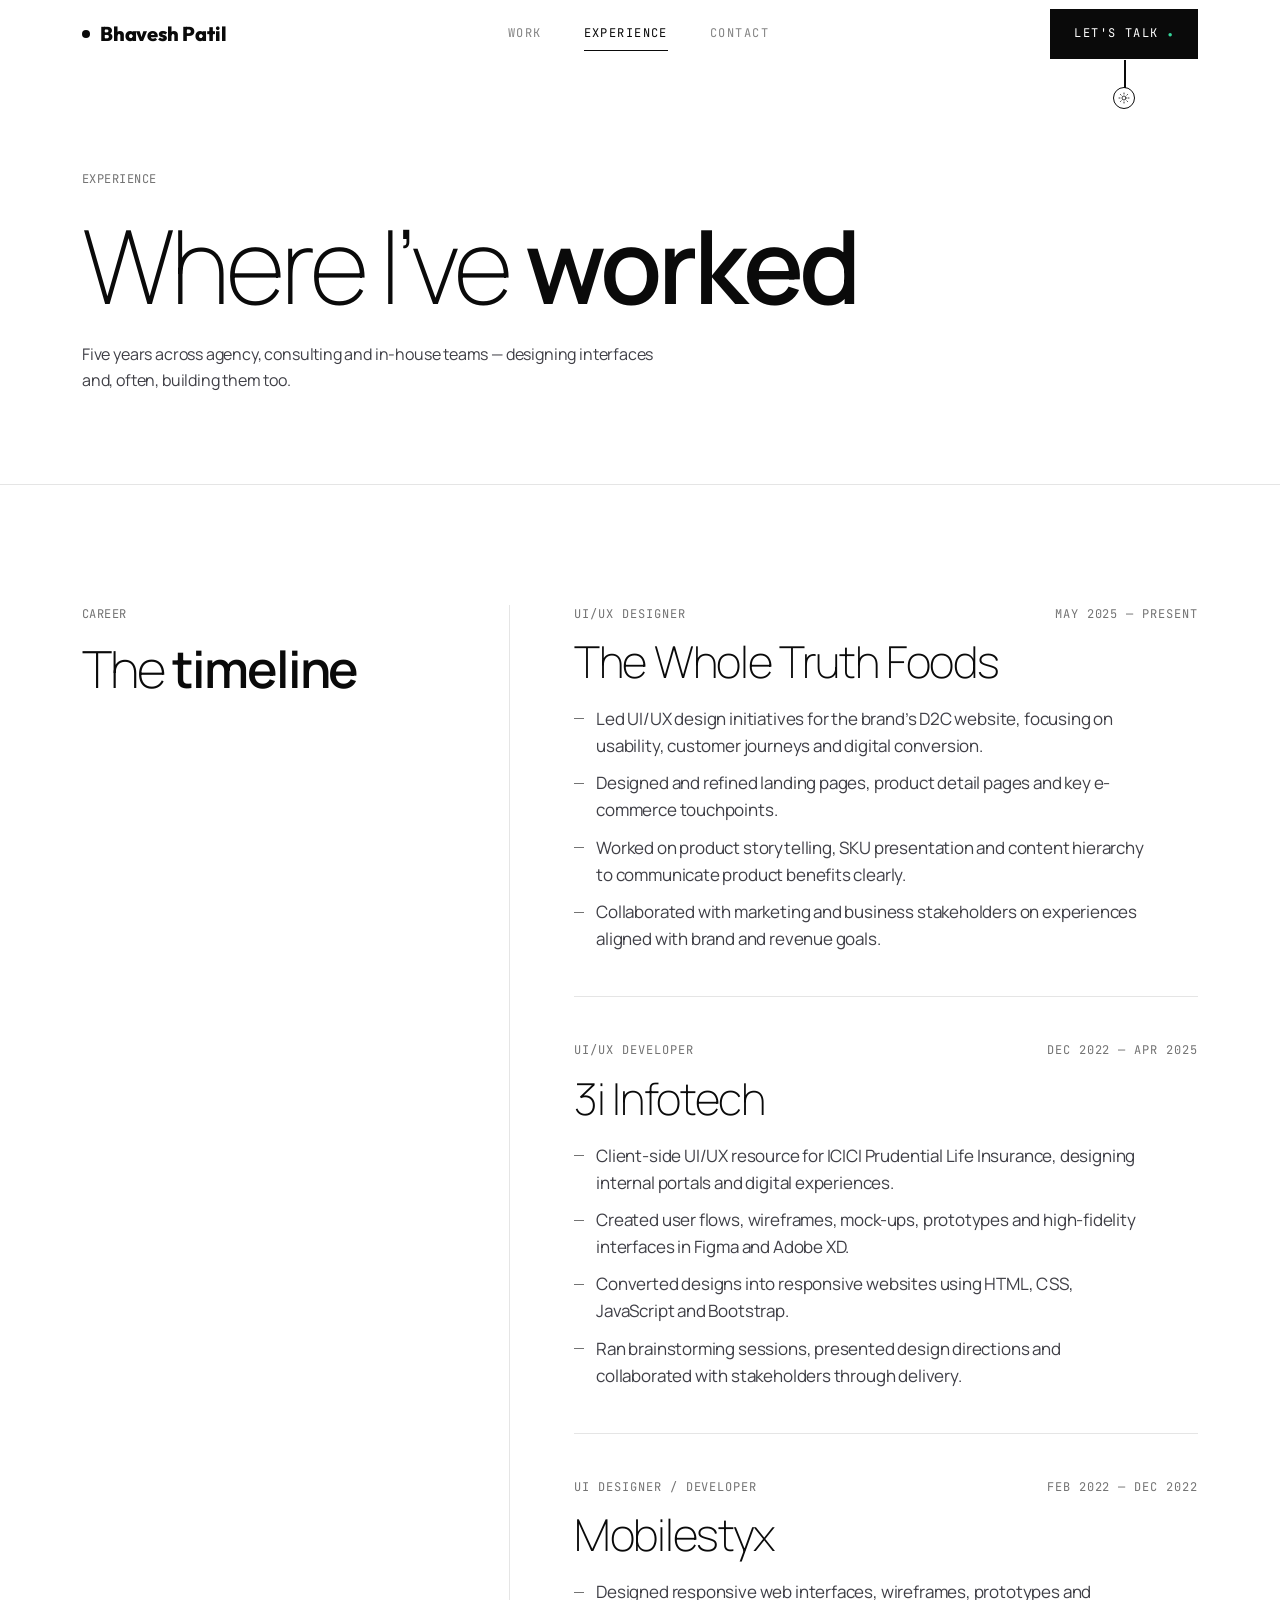
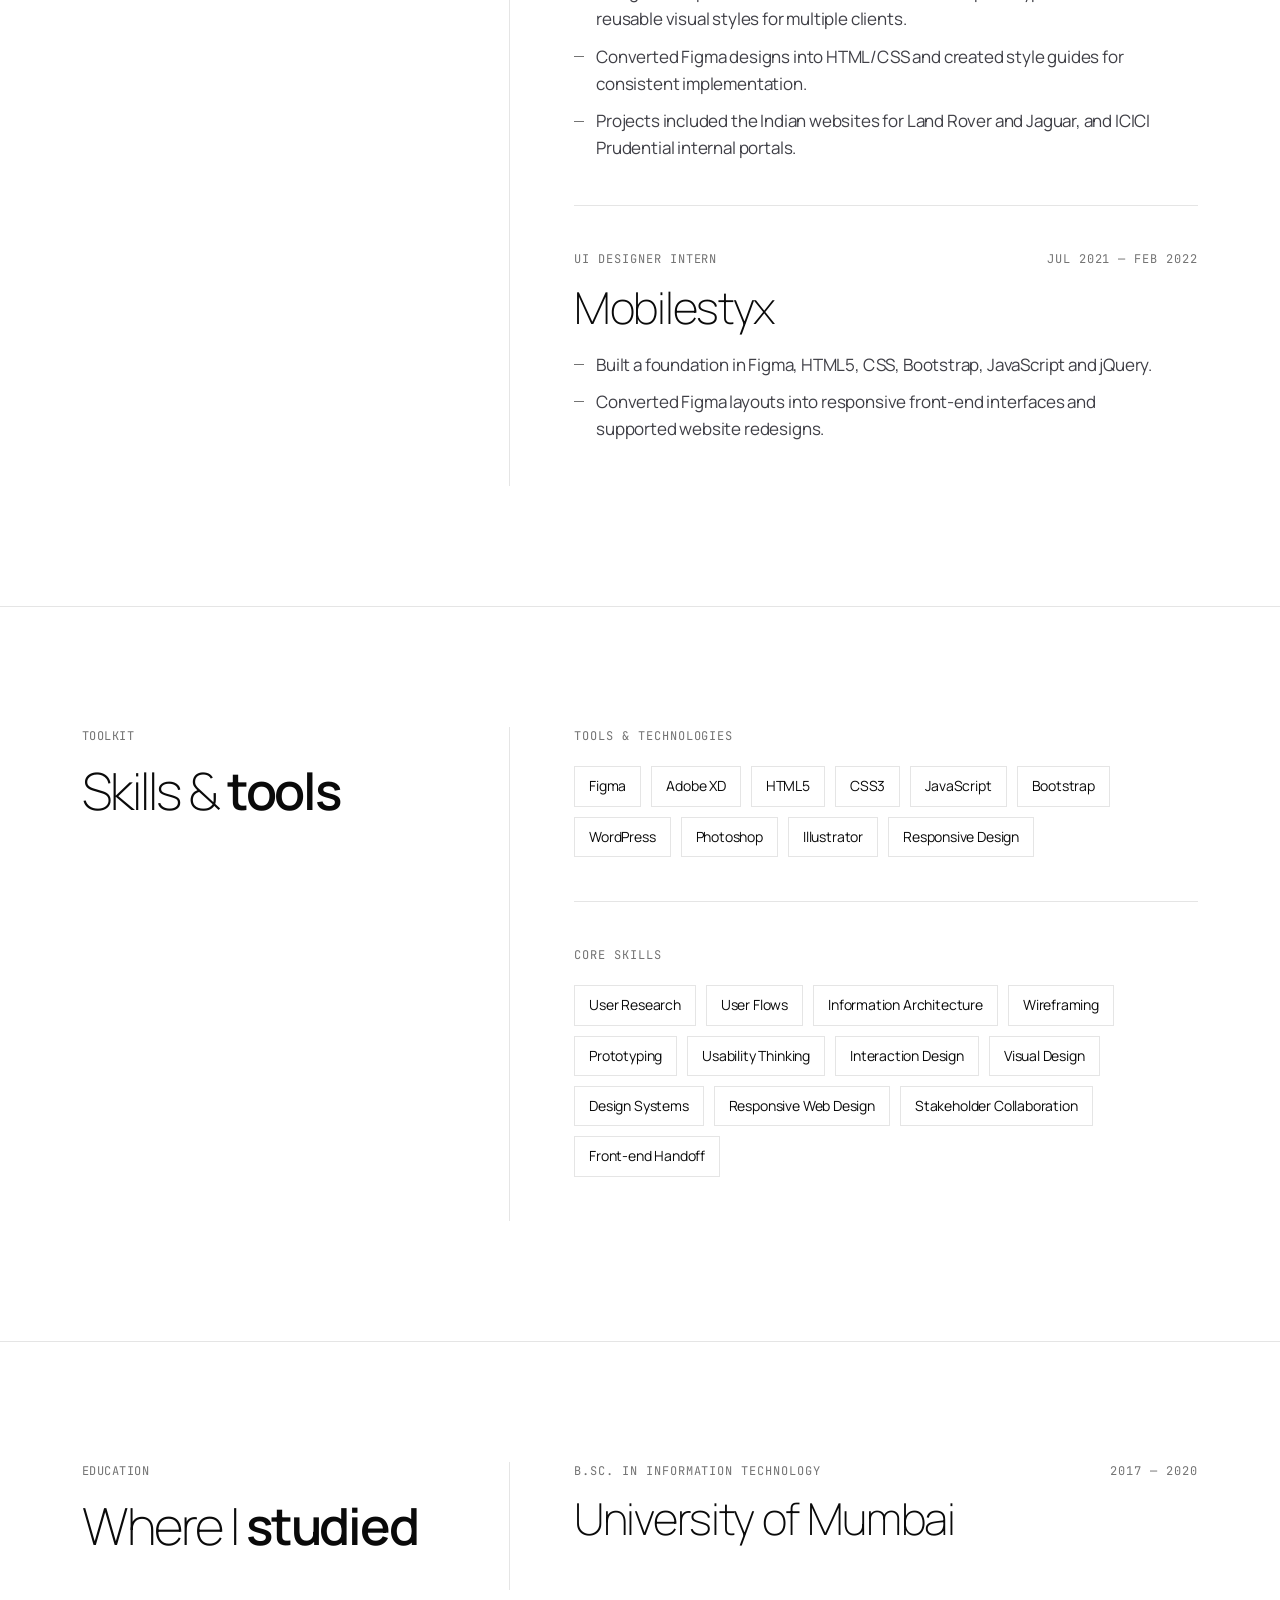
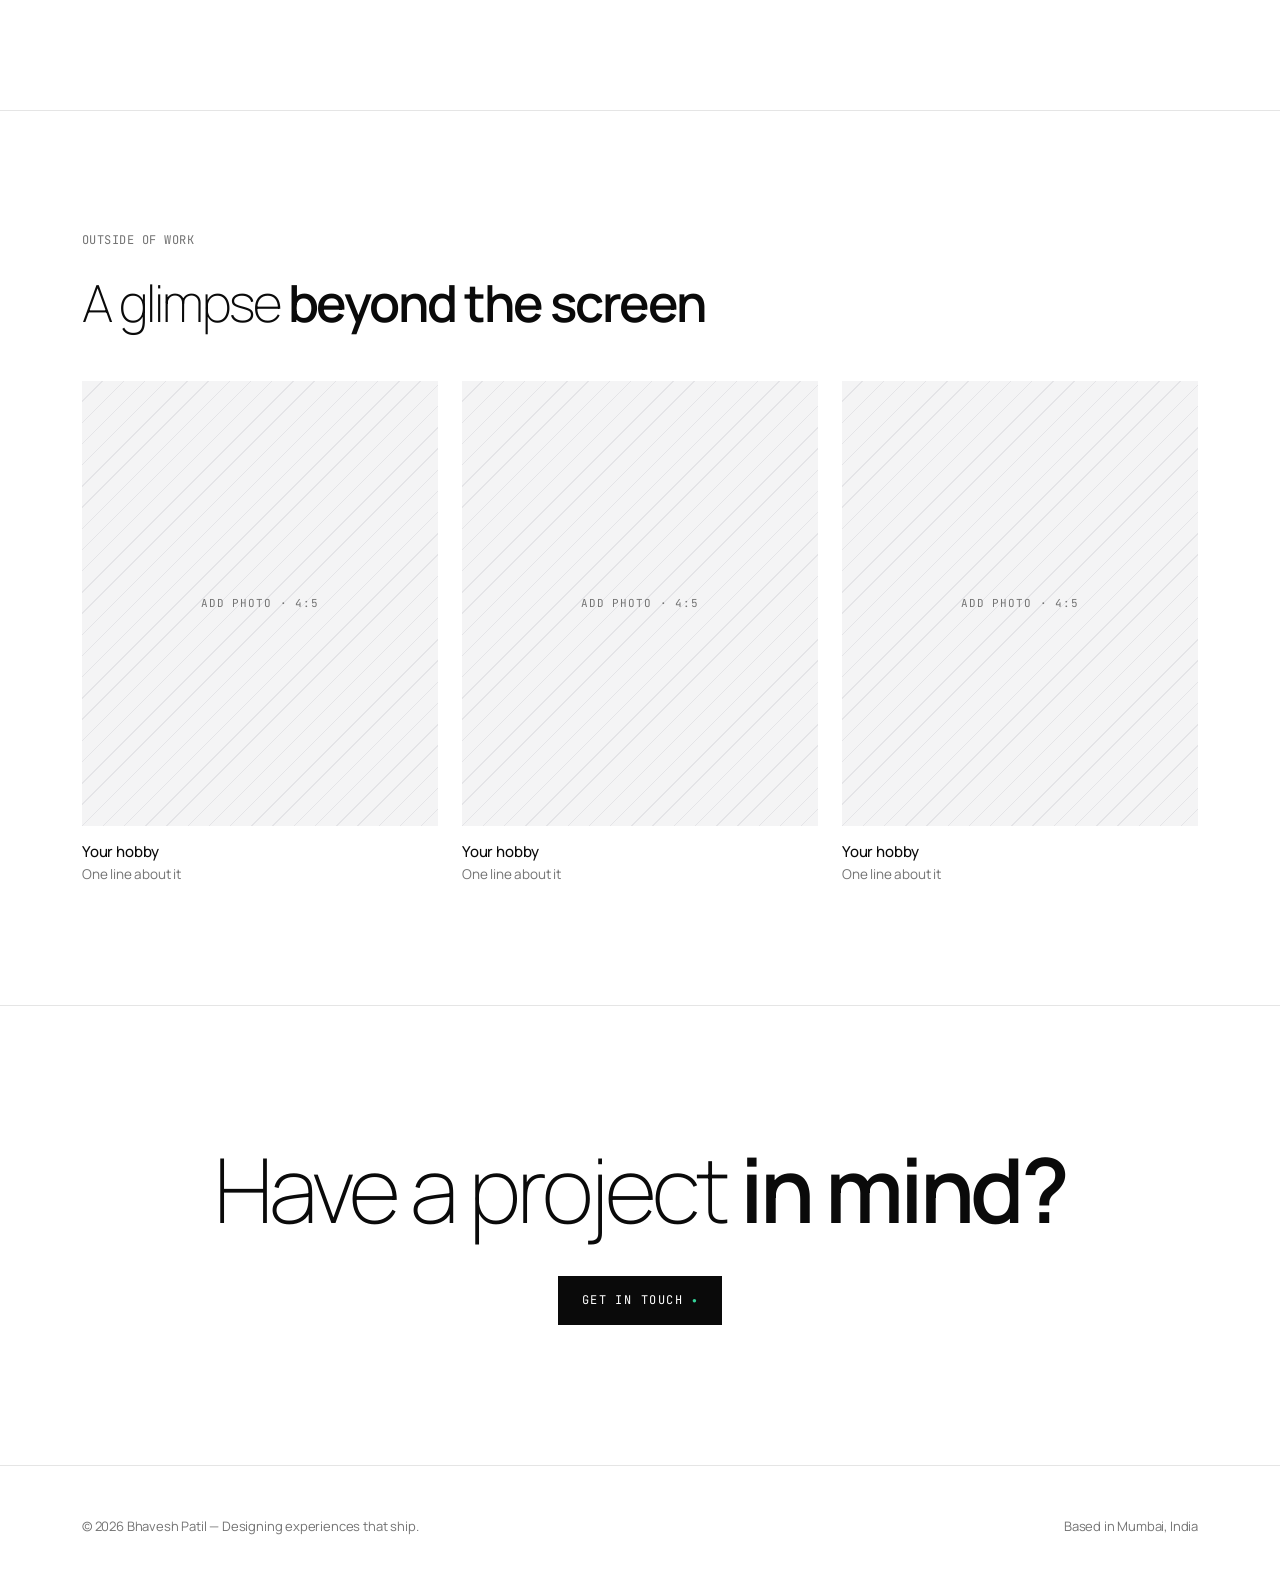
<file: experience.html>
<!DOCTYPE html>
<html lang="en">
<head>
<meta charset="UTF-8"/>
<meta name="viewport" content="width=device-width, initial-scale=1, viewport-fit=cover"/>
<title>Experience — Bhavesh Patil</title>
<meta name="description" content="Career history, skills and education of Bhavesh Patil."/>
<link rel="stylesheet" href="styles.css"/>
<script>(function(){var t;try{t=localStorage.getItem("theme")}catch(e){}t=t||(matchMedia("(prefers-color-scheme: dark)").matches?"dark":"light");document.documentElement.setAttribute("data-theme",t)})();</script>
</head>
<body>
<header class="nav" id="nav">
  <div class="container nav-inner">
    <a href="index.html" class="brand"><span class="ring"></span>Bhavesh Patil</a>
    <nav class="nav-links" aria-label="Main"><a href="work.html">Work</a><a href="experience.html" class="active">Experience</a><a href="contact.html">Contact</a></nav>
    <div class="nav-right">
      <div class="cta-wrap">
        <a href="contact.html" class="nav-cta">Let's talk <span class="cta-dot">●</span></a>
        <button class="theme-pull" id="themeToggle" type="button" aria-label="Toggle dark mode">
          <svg class="i-sun" viewBox="0 0 24 24" aria-hidden="true"><circle cx="12" cy="12" r="4"/><path d="M12 2v2M12 20v2M4.9 4.9l1.4 1.4M17.7 17.7l1.4 1.4M2 12h2M20 12h2M4.9 19.1l1.4-1.4M17.7 6.3l1.4-1.4"/></svg>
          <svg class="i-moon" viewBox="0 0 24 24" aria-hidden="true"><path d="M21 12.6A9 9 0 1 1 11.4 3a7 7 0 0 0 9.6 9.6Z"/></svg>
        </button>
      </div>
      <button class="nav-toggle" id="navToggle" aria-label="Open menu"><span></span><span></span><span></span></button>
    </div>
  </div>
</header>
<div class="proj-hint" id="projHint" aria-hidden="true">View case study ↗</div>
<main>
<section class="page-head">
  <div class="container">
    <span class="eyebrow">Experience</span>
    <h1>Where I&rsquo;ve <b>worked</b></h1>
    <p>Five years across agency, consulting and in-house teams — designing interfaces and, often, building them too.</p>
  </div>
</section>
<section class="section">
  <div class="container split">
    <div class="split-side"><span class="eyebrow" style="margin-bottom:20px">Career</span><h2 class="split-title">The <b>timeline</b></h2></div>
    <div class="exp-list"><div class="exp reveal"><div class="exp-top"><span class="exp-role">UI/UX Designer</span><span class="exp-date">May 2025 — Present</span></div><h3 class="exp-co">The Whole Truth Foods</h3><ul><li>Led UI/UX design initiatives for the brand’s D2C website, focusing on usability, customer journeys and digital conversion.</li><li>Designed and refined landing pages, product detail pages and key e-commerce touchpoints.</li><li>Worked on product storytelling, SKU presentation and content hierarchy to communicate product benefits clearly.</li><li>Collaborated with marketing and business stakeholders on experiences aligned with brand and revenue goals.</li></ul></div><div class="exp reveal"><div class="exp-top"><span class="exp-role">UI/UX Developer</span><span class="exp-date">Dec 2022 — Apr 2025</span></div><h3 class="exp-co">3i Infotech</h3><ul><li>Client-side UI/UX resource for ICICI Prudential Life Insurance, designing internal portals and digital experiences.</li><li>Created user flows, wireframes, mock-ups, prototypes and high-fidelity interfaces in Figma and Adobe XD.</li><li>Converted designs into responsive websites using HTML, CSS, JavaScript and Bootstrap.</li><li>Ran brainstorming sessions, presented design directions and collaborated with stakeholders through delivery.</li></ul></div><div class="exp reveal"><div class="exp-top"><span class="exp-role">UI Designer / Developer</span><span class="exp-date">Feb 2022 — Dec 2022</span></div><h3 class="exp-co">Mobilestyx</h3><ul><li>Designed responsive web interfaces, wireframes, prototypes and reusable visual styles for multiple clients.</li><li>Converted Figma designs into HTML/CSS and created style guides for consistent implementation.</li><li>Projects included the Indian websites for Land Rover and Jaguar, and ICICI Prudential internal portals.</li></ul></div><div class="exp reveal"><div class="exp-top"><span class="exp-role">UI Designer Intern</span><span class="exp-date">Jul 2021 — Feb 2022</span></div><h3 class="exp-co">Mobilestyx</h3><ul><li>Built a foundation in Figma, HTML5, CSS, Bootstrap, JavaScript and jQuery.</li><li>Converted Figma layouts into responsive front-end interfaces and supported website redesigns.</li></ul></div></div>
  </div>
</section>
<section class="section">
  <div class="container split">
    <div class="split-side"><span class="eyebrow" style="margin-bottom:20px">Toolkit</span><h2 class="split-title">Skills &amp; <b>tools</b></h2></div>
    <div class="exp-list"><div class="chips reveal"><h3>Tools &amp; technologies</h3><span class="chip">Figma</span><span class="chip">Adobe XD</span><span class="chip">HTML5</span><span class="chip">CSS3</span><span class="chip">JavaScript</span><span class="chip">Bootstrap</span><span class="chip">WordPress</span><span class="chip">Photoshop</span><span class="chip">Illustrator</span><span class="chip">Responsive Design</span></div><div class="chips reveal"><h3>Core skills</h3><span class="chip">User Research</span><span class="chip">User Flows</span><span class="chip">Information Architecture</span><span class="chip">Wireframing</span><span class="chip">Prototyping</span><span class="chip">Usability Thinking</span><span class="chip">Interaction Design</span><span class="chip">Visual Design</span><span class="chip">Design Systems</span><span class="chip">Responsive Web Design</span><span class="chip">Stakeholder Collaboration</span><span class="chip">Front-end Handoff</span></div></div>
  </div>
</section>
<section class="section">
  <div class="container split">
    <div class="split-side"><span class="eyebrow" style="margin-bottom:20px">Education</span><h2 class="split-title">Where I <b>studied</b></h2></div>
    <div class="exp-list"><div class="exp reveal"><div class="exp-top"><span class="exp-role">B.Sc. in Information Technology</span><span class="exp-date">2017 — 2020</span></div><h3 class="exp-co">University of Mumbai</h3></div></div>
  </div>
</section>
<section class="section" id="outside">
  <div class="container">
    <span class="eyebrow">Outside of work</span>
    <h2 class="section-title reveal">A glimpse <b>beyond the screen</b></h2>
    <div class="hob-grid">
      <div class="hob reveal"><div class="ph">Add photo · 4:5</div><p>Your hobby<span>One line about it</span></p></div>
      <div class="hob reveal"><div class="ph">Add photo · 4:5</div><p>Your hobby<span>One line about it</span></p></div>
      <div class="hob reveal"><div class="ph">Add photo · 4:5</div><p>Your hobby<span>One line about it</span></p></div>
    </div>
  </div>
</section>

<section class="cta-band">
  <div class="container">
    <h2 class="reveal">Have a project <b>in mind?</b></h2>
    <a href="contact.html" class="nav-cta">Get in touch <span class="cta-dot">●</span></a>
  </div>
</section>
</main>
<footer class="footer">
  <div class="container footer-bottom">
    <span>© <span id="year">2026</span> Bhavesh Patil — Designing experiences that ship.</span>
    <span>Based in Mumbai, India</span>
  </div>
</footer>
<script src="main.js"></script>
</body>
</html>
</file>
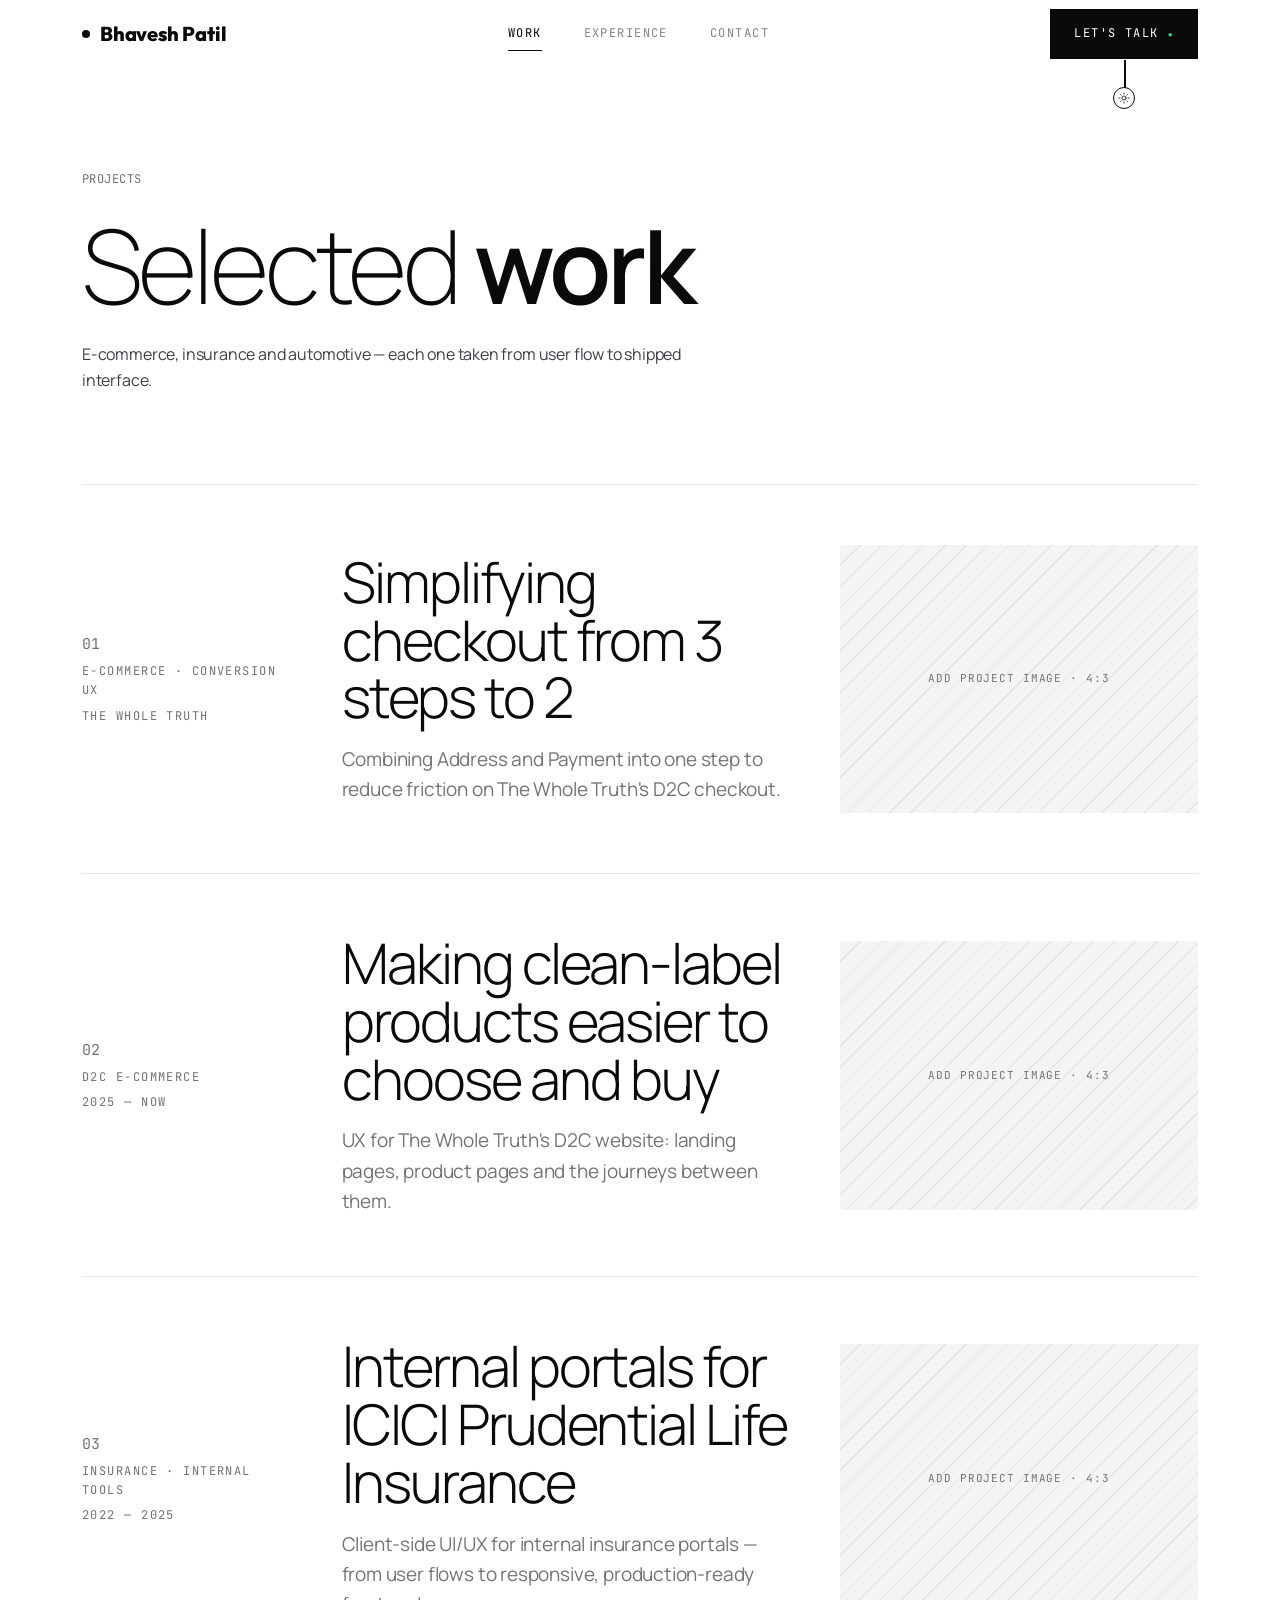
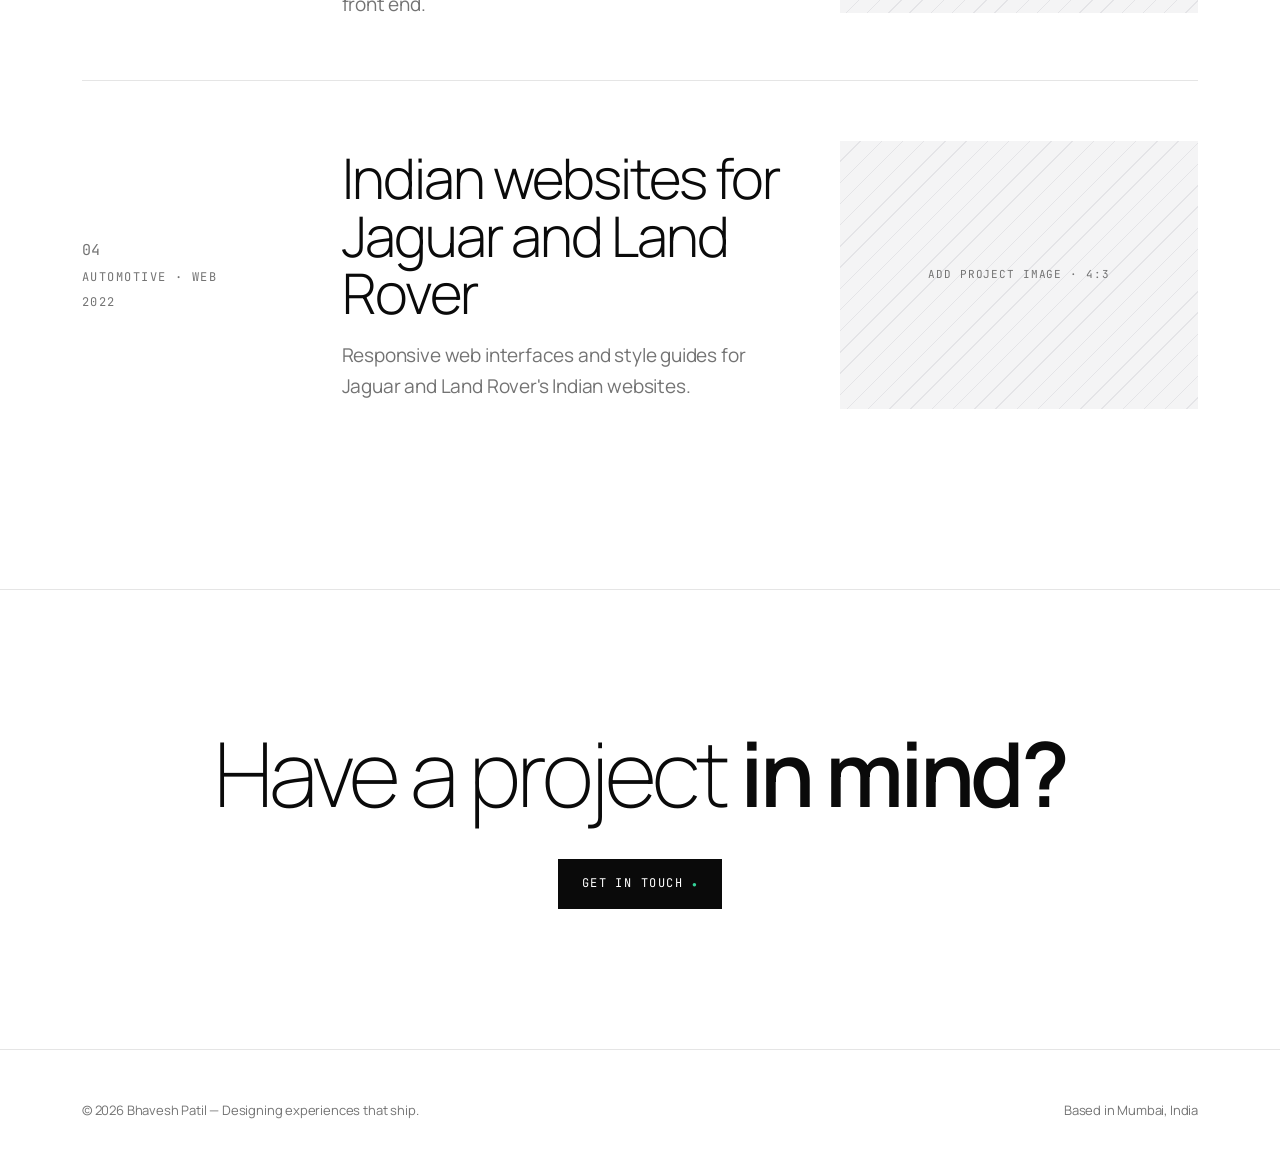
<file: work.html>
<!DOCTYPE html>
<html lang="en">
<head>
<meta charset="UTF-8"/>
<meta name="viewport" content="width=device-width, initial-scale=1, viewport-fit=cover"/>
<title>Projects — Bhavesh Patil</title>
<meta name="description" content="Case studies by Bhavesh Patil."/>
<link rel="stylesheet" href="styles.css"/>
<script>(function(){var t;try{t=localStorage.getItem("theme")}catch(e){}t=t||(matchMedia("(prefers-color-scheme: dark)").matches?"dark":"light");document.documentElement.setAttribute("data-theme",t)})();</script>
</head>
<body>
<header class="nav" id="nav">
  <div class="container nav-inner">
    <a href="index.html" class="brand"><span class="ring"></span>Bhavesh Patil</a>
    <nav class="nav-links" aria-label="Main"><a href="work.html" class="active">Work</a><a href="experience.html">Experience</a><a href="contact.html">Contact</a></nav>
    <div class="nav-right">
      <div class="cta-wrap">
        <a href="contact.html" class="nav-cta">Let's talk <span class="cta-dot">●</span></a>
        <button class="theme-pull" id="themeToggle" type="button" aria-label="Toggle dark mode">
          <svg class="i-sun" viewBox="0 0 24 24" aria-hidden="true"><circle cx="12" cy="12" r="4"/><path d="M12 2v2M12 20v2M4.9 4.9l1.4 1.4M17.7 17.7l1.4 1.4M2 12h2M20 12h2M4.9 19.1l1.4-1.4M17.7 6.3l1.4-1.4"/></svg>
          <svg class="i-moon" viewBox="0 0 24 24" aria-hidden="true"><path d="M21 12.6A9 9 0 1 1 11.4 3a7 7 0 0 0 9.6 9.6Z"/></svg>
        </button>
      </div>
      <button class="nav-toggle" id="navToggle" aria-label="Open menu"><span></span><span></span><span></span></button>
    </div>
  </div>
</header>
<div class="proj-hint" id="projHint" aria-hidden="true">View case study ↗</div>
<main>
<section class="page-head">
  <div class="container">
    <span class="eyebrow">Projects</span>
    <h1>Selected <b>work</b></h1>
    <p>E-commerce, insurance and automotive — each one taken from user flow to shipped interface.</p>
  </div>
</section>
<section class="section" style="padding-top:0;border-top:0">
  <div class="container"><div class="proj-list" style="margin-top:0">
<a class="proj reveal" href="case-twt-checkout.html">
  <div><div class="pi-num">01</div><div class="pi-tag">E-commerce · Conversion UX</div><div class="pi-tag">The Whole Truth</div></div>
  <div><h3 class="proj-title">Simplifying checkout from 3 steps to 2</h3><p class="proj-desc">Combining Address and Payment into one step to reduce friction on The Whole Truth's D2C checkout.</p></div>
  <div class="proj-media"><div class="ph">Add project image · 4:3</div></div>
</a>
<a class="proj reveal" href="case-the-whole-truth.html">
  <div><div class="pi-num">02</div><div class="pi-tag">D2C E-commerce</div><div class="pi-tag">2025 — Now</div></div>
  <div><h3 class="proj-title">Making clean-label products easier to choose and buy</h3><p class="proj-desc">UX for The Whole Truth's D2C website: landing pages, product pages and the journeys between them.</p></div>
  <div class="proj-media"><div class="ph">Add project image · 4:3</div></div>
</a>
<a class="proj reveal" href="case-icici-prudential.html">
  <div><div class="pi-num">03</div><div class="pi-tag">Insurance · Internal tools</div><div class="pi-tag">2022 — 2025</div></div>
  <div><h3 class="proj-title">Internal portals for ICICI Prudential Life Insurance</h3><p class="proj-desc">Client-side UI/UX for internal insurance portals — from user flows to responsive, production-ready front end.</p></div>
  <div class="proj-media"><div class="ph">Add project image · 4:3</div></div>
</a>
<a class="proj reveal" href="case-jaguar-land-rover.html">
  <div><div class="pi-num">04</div><div class="pi-tag">Automotive · Web</div><div class="pi-tag">2022</div></div>
  <div><h3 class="proj-title">Indian websites for Jaguar and Land Rover</h3><p class="proj-desc">Responsive web interfaces and style guides for Jaguar and Land Rover's Indian websites.</p></div>
  <div class="proj-media"><div class="ph">Add project image · 4:3</div></div>
</a></div></div>
</section>

<section class="cta-band">
  <div class="container">
    <h2 class="reveal">Have a project <b>in mind?</b></h2>
    <a href="contact.html" class="nav-cta">Get in touch <span class="cta-dot">●</span></a>
  </div>
</section>
</main>
<footer class="footer">
  <div class="container footer-bottom">
    <span>© <span id="year">2026</span> Bhavesh Patil — Designing experiences that ship.</span>
    <span>Based in Mumbai, India</span>
  </div>
</footer>
<script src="main.js"></script>
</body>
</html>
</file>
<file: styles.css>
/* ===== Fonts (self-hosted: Manrope, Outfit, JetBrains Mono) ===== */
@font-face{font-family:"Manrope";src:url("assets/fonts/manrope.woff2") format("woff2");font-weight:200 800;font-style:normal;font-display:swap}
@font-face{font-family:"Outfit";src:url("assets/fonts/outfit.woff2") format("woff2");font-weight:400 800;font-style:normal;font-display:swap}
@font-face{font-family:"JetBrains Mono";src:url("assets/fonts/jetbrains-mono.woff2") format("woff2");font-weight:400 500;font-style:normal;font-display:swap}

/* ===== Tokens ===== */
*,*::before,*::after{box-sizing:border-box;margin:0;padding:0}
:root{
  --bg:#ffffff;--fg:#0a0a0a;--muted:#737373;--muted-2:#a3a3a3;--line:#e5e5e5;--text-2:#3f3f46;
  --nav-bg:rgba(255,255,255,.75);--ph:#f4f4f5;--ph-2:#e4e4e7;
  --max:1180px;
  --sans:"Manrope",system-ui,-apple-system,"Segoe UI",sans-serif;
  --serif-italic:ui-serif,Georgia,"Times New Roman",serif;
  --display:"Outfit","Manrope",system-ui,sans-serif;
  --mono:"JetBrains Mono",ui-monospace,"SF Mono",Menlo,Consolas,monospace;
  --live:#34d399;
}
html[data-theme="dark"]{
  --bg:#0a0a0a;--fg:#f2f2f2;--muted:#a3a3a3;--muted-2:#737373;--line:#262626;--text-2:#d4d4d8;
  --nav-bg:rgba(10,10,10,.75);--ph:#171717;--ph-2:#262626;
}
html{scroll-behavior:smooth;-webkit-font-smoothing:antialiased}
body{background:var(--bg);color:var(--fg);font-family:var(--sans);font-size:16px;line-height:1.6;letter-spacing:-.011em;transition:background-color .3s,color .3s}
a{color:inherit;text-decoration:none}
img{display:block;max-width:100%}
::selection{background:var(--fg);color:var(--bg)}
:focus-visible{outline:2px solid var(--fg);outline-offset:3px}
.container{width:100%;max-width:var(--max);margin:0 auto;padding:0 32px}
.eyebrow{font-family:var(--mono);font-size:12px;letter-spacing:.04em;text-transform:uppercase;color:var(--muted);display:block;margin-bottom:28px}
.section{padding:120px 0;border-top:1px solid var(--line)}
.thin{font-weight:100}
.bold{font-weight:600}
.section-title{font-size:clamp(20px,4vw,52px);line-height:.95;font-weight:100;letter-spacing:-.04em}
.section-title b{font-weight:600}

/* ===== Nav ===== */
.nav{position:fixed;inset:0 0 auto 0;z-index:50;background:var(--nav-bg);backdrop-filter:saturate(180%) blur(14px);-webkit-backdrop-filter:saturate(180%) blur(14px);border-bottom:1px solid transparent;transition:border-color .3s}
.nav.scrolled{border-bottom-color:var(--line)}
.nav-inner{display:flex;align-items:center;justify-content:space-between;height:68px}
.brand{font-family:var(--display);font-weight:800;font-size:20px;letter-spacing:-.01em;display:flex;align-items:center;gap:10px}
.brand .ring{width:8px;height:8px;border-radius:50%;background:var(--fg)}
.nav-links{display:flex;gap:42px}
.nav-links a{position:relative;font-family:var(--mono);font-size:12px;letter-spacing:.12em;text-transform:uppercase;opacity:.5;transition:opacity .2s}
.nav-links a:hover{opacity:.8}
.nav-links a.active{opacity:1}
.nav-links a.active::after{content:"";position:absolute;left:0;right:0;bottom:-7px;height:1px;background:var(--fg)}
.nav-right{display:flex;align-items:center;gap:18px}
.cta-wrap{position:relative}
.nav-cta{font-family:var(--mono);font-size:12px;letter-spacing:.12em;text-transform:uppercase;background:var(--fg);color:var(--bg);padding:15px 24px;display:inline-flex;align-items:center;gap:9px;transition:opacity .2s}
.nav-cta:hover{opacity:.85}
.cta-dot{color:var(--live);font-size:8px;line-height:1}

/* Pull-string theme switch */
.theme-pull{position:absolute;top:100%;left:50%;transform:translateX(-50%);width:22px;height:22px;margin-top:28px;border-radius:50%;background:var(--bg);border:1px solid var(--fg);color:var(--fg);cursor:pointer;display:flex;align-items:center;justify-content:center;transition:transform .25s cubic-bezier(.34,1.56,.64,1),background-color .3s}
.theme-pull::before{content:"";position:absolute;bottom:100%;left:50%;width:1.5px;height:28px;background:var(--fg);transform-origin:bottom center;animation:swing 4.5s ease-in-out infinite}
.theme-pull:hover{transform:translateX(-50%) translateY(3px)}
.theme-pull.pulled{transform:translateX(-50%) translateY(9px)}
.theme-pull svg{position:absolute;width:12px;height:12px;fill:none;stroke:currentColor;stroke-width:1.6;stroke-linecap:round;transition:opacity .3s,transform .3s}
.theme-pull .i-moon{fill:currentColor;stroke:none;opacity:0;transform:scale(.4) rotate(-45deg)}
html[data-theme="dark"] .theme-pull .i-sun{opacity:0;transform:scale(.4) rotate(45deg)}
html[data-theme="dark"] .theme-pull .i-moon{opacity:1;transform:none}
@keyframes swing{0%,100%{transform:translateX(-50%) rotate(0)}50%{transform:translateX(-50%) rotate(3deg)}}

.nav-toggle{display:none;background:none;border:0;cursor:pointer;flex-direction:column;gap:5px;padding:6px}
.nav-toggle span{width:22px;height:1.5px;background:var(--fg);transition:.3s}

/* ===== Hero ===== */
.hero{padding:128px 0 96px;text-align:center}
.portrait{display:inline-block;width:300px;max-width:62vw}
.portrait .ph{aspect-ratio:1/1}
.portrait img{width:100%;aspect-ratio:1/1;object-fit:cover;filter:grayscale(1) contrast(1.04)}
.portrait figcaption{margin-top:22px;font-family:var(--mono);font-size:12px;text-transform:uppercase;letter-spacing:.18em;color:var(--muted)}
.hero-title{margin-top:14px;font-size:clamp(40px,8vw,104px);line-height:.95;font-weight:100;letter-spacing:-.04em}
.hero-title b{font-weight:600}
.hero-intro{margin:38px auto 0;max-width:1000px;font-size:16px;line-height:1.6;font-weight:400;color:var(--text-2)}
.socials{display:flex;gap:28px;justify-content:center;margin-top:42px;flex-wrap:wrap}
.socials a{font-family:var(--mono);font-size:14px;letter-spacing:.09em;text-transform:uppercase;color:var(--muted);transition:color .2s}
.socials a:hover{color:var(--fg)}
.socials a::after{content:" ↗";font-size:10px;opacity:.5}

/* ===== Marquee ===== */
.marquee{border-top:1px solid var(--line);border-bottom:1px solid var(--line);overflow:hidden;padding:30px 0}
.marquee-track{display:flex;width:max-content;animation:scroll 36s linear infinite}
.marquee:hover .marquee-track{animation-play-state:paused}
.marquee-item{font-size:clamp(14px,2vw,23px);font-weight:500;letter-spacing:-.03em;white-space:nowrap;display:flex;align-items:center}
.marquee-item .star{margin:0 38px;color:var(--muted-2);font-size:.5em}
@keyframes scroll{to{transform:translateX(-50%)}}

/* ===== Milestones ===== */
.ms-grid{display:grid;grid-template-columns:repeat(4,1fr);border-top:1px solid var(--line)}
.ms-item{padding:38px 28px 38px 0;border-right:1px solid var(--line)}
.ms-item+.ms-item{padding-left:28px}
.ms-item:last-child{border-right:0}
.ms-num{font-size:clamp(46px,6vw,76px);font-weight:600;letter-spacing:-.04em;line-height:1}
.ms-label{margin-top:18px;font-size:15px;font-weight:500}
.ms-note{margin-top:8px;font-size:13.5px;color:var(--muted);max-width:24ch}

/* ===== Project list ===== */
.proj-list{margin-top:54px;border-top:1px solid var(--line)}
.proj{display:grid;grid-template-columns:.62fr 1.32fr 1.05fr;gap:48px;align-items:center;padding:60px 0;border-bottom:1px solid var(--line);transition:opacity .35s}
.proj:last-child{border-bottom:0}
.proj-list:hover .proj{opacity:.35}
.proj-list .proj:hover{opacity:1}
.proj>*{min-width:0}
.pi-num{font-family:var(--mono);font-size:15px;color:var(--muted)}
.pi-tag{font-family:var(--mono);font-size:12px;letter-spacing:.12em;text-transform:uppercase;color:var(--muted);margin-top:6px}
.proj-title{font-size:clamp(30px,4.4vw,56px);font-weight:300;letter-spacing:-.035em;line-height:1.03}
.proj:hover .proj-title{text-decoration:underline;text-decoration-thickness:2px;text-underline-offset:8px}
.proj-desc{margin-top:18px;color:var(--muted);font-size:clamp(16px,1.7vw,19px);max-width:46ch}
.proj-media .ph{aspect-ratio:4/3}
.proj-media img{width:100%;aspect-ratio:4/3;object-fit:cover}
.view-all{display:inline-flex;margin-top:48px;font-family:var(--mono);font-size:12px;letter-spacing:.12em;text-transform:uppercase;border-bottom:1px solid var(--fg);padding-bottom:4px}
.view-all::after{content:" ↗";margin-left:6px}

/* Cursor hint */
.proj-hint{position:fixed;left:0;top:0;z-index:60;pointer-events:none;background:var(--fg);color:var(--bg);font-family:var(--mono);font-size:11px;letter-spacing:.1em;text-transform:uppercase;padding:10px 14px;opacity:0;transform:translate(-50%,-50%) scale(.8);transition:opacity .2s,transform .2s}
.proj-hint.on{opacity:1;transform:translate(-50%,-50%) scale(1)}

/* ===== Placeholder media ===== */
.ph{width:100%;background:repeating-linear-gradient(135deg,var(--ph) 0 14px,var(--ph-2) 14px 15px);display:flex;align-items:center;justify-content:center;color:var(--muted);font-family:var(--mono);font-size:11px;letter-spacing:.08em;text-transform:uppercase;text-align:center;padding:16px}
.ph.mono{font-family:var(--display);font-size:72px;font-weight:200;letter-spacing:-.04em;text-transform:none;color:var(--muted-2)}

/* ===== Career / two-column ===== */
.split{display:grid;grid-template-columns:.62fr 1fr;gap:0;align-items:start}
.split-title{margin-top:4px;font-size:clamp(20px,4vw,52px);font-weight:100;letter-spacing:-.04em;line-height:.95}
.split-title b{font-weight:600}
.split-side{position:sticky;top:112px;align-self:start;padding-right:64px}
.exp-list{display:flex;flex-direction:column;border-left:1px solid var(--line);padding-left:64px}
.exp{padding:44px 0;border-top:1px solid var(--line)}
.exp-list>:first-child{border-top:0;padding-top:0}
.exp-list+.view-all{margin-left:65px}
.exp-top{display:flex;justify-content:space-between;align-items:flex-start;gap:20px;font-family:var(--mono);font-size:12px;letter-spacing:.08em;text-transform:uppercase;color:var(--muted)}
.exp-role{color:var(--muted)}
.exp-date{white-space:nowrap;text-align:right;flex-shrink:0}
.exp-co{margin-top:10px;font-size:clamp(28px,3.6vw,44px);font-weight:200;letter-spacing:-.03em;line-height:1.25}
.exp-sum{margin-top:16px;font-size:17px;line-height:1.6;color:var(--text-2);max-width:58ch}
.exp ul{margin-top:16px;list-style:none;display:grid;gap:10px;max-width:58ch}
.exp li{position:relative;padding-left:22px;color:var(--text-2);font-size:17px;line-height:1.6}
.exp li::before{content:"";position:absolute;left:0;top:.8em;width:10px;height:1px;background:var(--muted)}

.chips{display:flex;flex-wrap:wrap;gap:10px;padding:44px 0;border-top:1px solid var(--line)}
.chips h3{width:100%;font-family:var(--mono);font-size:12px;letter-spacing:.08em;text-transform:uppercase;font-weight:400;color:var(--muted);margin-bottom:10px}
.chip{border:1px solid var(--line);padding:8px 14px;font-size:14px}

/* ===== Outside grid ===== */
.hob-grid{display:grid;grid-template-columns:repeat(3,1fr);gap:24px;margin-top:54px}
.hob .ph{aspect-ratio:4/5}
.hob p{margin-top:14px;font-size:15px;font-weight:500}
.hob span{display:block;font-size:13.5px;color:var(--muted);font-weight:400}

/* ===== Contact ===== */
.c-row{display:flex;justify-content:space-between;align-items:baseline;gap:24px;padding:32px 0;border-top:1px solid var(--line)}
.c-row>:last-child{text-align:right}
.c-label{flex-shrink:0;font-family:var(--mono);font-size:12px;letter-spacing:.08em;text-transform:uppercase;color:var(--muted)}
.c-value{font-size:clamp(18px,2vw,24px);font-weight:500;letter-spacing:-.01em;word-break:break-word}
a.c-value{transition:opacity .2s}
a.c-value:hover{opacity:.6}
.copy-btn{margin-left:14px;font-family:var(--mono);font-size:11px;letter-spacing:.08em;text-transform:uppercase;background:none;border:1px solid var(--line);color:var(--muted);padding:5px 9px;cursor:pointer;vertical-align:middle}
.copy-btn:hover{color:var(--fg);border-color:var(--fg)}

.cta-band{padding:140px 0;border-top:1px solid var(--line);text-align:center}
.cta-band h2{font-size:clamp(40px,7vw,92px);font-weight:100;letter-spacing:-.045em;line-height:.95}
.cta-band h2 b{font-weight:600}
.cta-band .nav-cta{margin-top:44px}

/* ===== Page header (inner pages) ===== */
.page-head{padding:170px 0 90px}
.page-head h1{font-size:clamp(40px,8vw,104px);font-weight:100;letter-spacing:-.04em;line-height:.95}
.page-head h1 b{font-weight:600}
.page-head p{margin-top:28px;max-width:60ch;color:var(--text-2);font-size:16px}

/* ===== Case study ===== */
.case-wrap{padding:140px 0 60px}
.case-back{font-family:var(--mono);font-size:13px;color:var(--muted)}
.case-back:hover{color:var(--fg)}
.case-tag{display:block;margin-top:50px;font-family:var(--mono);font-size:12px;letter-spacing:.05em;text-transform:uppercase;color:var(--muted)}
.case-title{margin-top:24px;font-size:clamp(36px,6vw,76px);font-weight:600;letter-spacing:-.04em;line-height:1.02;max-width:18ch}
.case-sub{margin-top:24px;font-family:var(--serif-italic);font-style:italic;font-size:clamp(24px,2.8vw,34px);line-height:1.3;color:var(--muted);max-width:40ch}
.case-facts{display:grid;grid-template-columns:repeat(4,1fr);margin-top:64px;border-top:1px solid var(--line)}
.case-fact{padding:24px 20px 24px 0;border-right:1px solid var(--line)}
.case-fact+.case-fact{padding-left:20px}
.case-fact:last-child{border-right:0}
.cf-label{font-family:var(--mono);font-size:11px;letter-spacing:.05em;text-transform:uppercase;color:var(--muted-2)}
.cf-val{margin-top:8px;font-size:15px;font-weight:500}
.case-cover{margin-top:24px}
.case-cover .ph{aspect-ratio:16/9}
.case-body{display:grid;grid-template-columns:.8fr 2fr;gap:48px;padding:72px 0;border-top:1px solid var(--line)}
.case-body h2{font-size:22px;font-weight:600;letter-spacing:-.02em}
.prose{max-width:66ch;color:var(--text-2);font-size:17px;line-height:1.7}
.prose p+p,.prose p+ul,.prose ul+p{margin-top:18px}
.prose ul{list-style:none;display:grid;gap:10px}
.prose li{position:relative;padding-left:22px}
.prose li::before{content:"";position:absolute;left:0;top:.8em;width:10px;height:1px;background:var(--muted)}
.prose .todo{display:block;border:1px dashed var(--muted-2);padding:14px 16px;font-family:var(--mono);font-size:12.5px;color:var(--muted);line-height:1.6}
.case-gallery{display:grid;grid-template-columns:1fr 1fr;gap:24px;padding-bottom:72px}
.case-gallery .ph{aspect-ratio:4/3}
.case-next{display:block;padding:80px 0;border-top:1px solid var(--line)}
.case-next span{font-family:var(--mono);font-size:12px;letter-spacing:.06em;text-transform:uppercase;color:var(--muted)}
.case-next strong{display:block;margin-top:12px;font-size:clamp(28px,4.4vw,56px);font-weight:600;letter-spacing:-.04em;line-height:1}
.case-next:hover strong{opacity:.6}

/* ===== Footer ===== */
.footer{border-top:1px solid var(--line);padding:50px 0}
.footer-bottom{display:flex;justify-content:space-between;gap:20px;font-size:13px;color:var(--muted);flex-wrap:wrap}

/* ===== Reveal ===== */
.reveal{opacity:0;transform:translateY(16px);transition:opacity .7s ease,transform .7s ease}
.reveal.in{opacity:1;transform:none}
@media (prefers-reduced-motion:reduce){
  .reveal{opacity:1;transform:none;transition:none}
  .marquee-track,.theme-pull::before{animation:none}
  html{scroll-behavior:auto}
}

/* ===== Responsive ===== */
@media (max-width:960px){
  .proj{grid-template-columns:1fr;gap:20px;padding:44px 0}
  .proj-list:hover .proj{opacity:1}
  .split,.case-body{grid-template-columns:1fr;gap:28px}
  .split{gap:20px}
  .split-side{position:static;padding-right:0;margin-bottom:20px}
  .exp-list{border-left:0;padding-left:0}
  .exp-list+.view-all{margin-left:0}
  .proj-title{font-size:clamp(28px,6vw,44px)}
  .ms-grid,.case-facts{grid-template-columns:1fr 1fr}
  .ms-item:nth-child(2n),.case-fact:nth-child(2n){border-right:0}
  .ms-item:nth-child(n+3),.case-fact:nth-child(n+3){border-top:1px solid var(--line)}
  .ms-item:nth-child(odd),.case-fact:nth-child(odd){padding-left:0}
  .hob-grid{grid-template-columns:1fr 1fr}
  .proj-hint{display:none}
}
@media (max-width:760px){
  .container{padding:0 20px}
  .section{padding:84px 0}
  .nav-toggle{display:flex}
  .nav-links{position:fixed;top:68px;left:0;right:0;flex-direction:column;gap:0;background:var(--bg);border-bottom:1px solid var(--line);padding:8px 20px 20px;transform:translateY(-8px);opacity:0;pointer-events:none;transition:.25s}
  .nav-links a{padding:14px 0;border-bottom:1px solid var(--line);opacity:.8}
  .nav-links a.active::after{display:none}
  body.menu-open .nav-links{opacity:1;transform:none;pointer-events:auto}
  body.menu-open .nav-toggle span:nth-child(1){transform:translateY(6.5px) rotate(45deg)}
  body.menu-open .nav-toggle span:nth-child(2){opacity:0}
  body.menu-open .nav-toggle span:nth-child(3){transform:translateY(-6.5px) rotate(-45deg)}
  .nav-cta{padding:12px 16px}
  .exp-top{flex-direction:column;gap:6px}
  .exp-date{text-align:left}
  .c-row{flex-direction:column;gap:6px}
  .c-row>:last-child{text-align:left}
  .section{padding:80px 0}
  .container{padding:0 22px}
  .hob-grid,.case-gallery{grid-template-columns:1fr}
}

/* =====================================================================
   Long-form case study extension (.cs-*)
   Used by case-twt-checkout.html. Scoped so existing pages are unaffected.
   ===================================================================== */
.cs{padding-top:140px}
.cs-hero{padding-bottom:40px}
.cs-hero .case-title{max-width:none}
.cs-sec{padding:120px 0;border-top:1px solid var(--line)}
.cs-sec .case-body{padding:0;border-top:0;align-items:end}
.cs-sec .case-body+*{margin-top:72px}
.cs-sec .case-body{grid-template-columns:1.1fr 1fr;gap:64px}
.case-body h2.cs-h{font-size:clamp(32px,4.6vw,60px);font-weight:100;letter-spacing:-.04em}
.cs-h{font-size:clamp(32px,4.6vw,60px);font-weight:100;letter-spacing:-.04em;line-height:1;max-width:16ch}
.cs-h b{font-weight:600}
.cs-intro{display:grid;grid-template-columns:.9fr 1.1fr;gap:64px;align-items:end}
.cs-intro .prose{justify-self:end}
.cs-intro+*{margin-top:72px}
.cs-ph-note{font-family:var(--mono);font-size:11px;letter-spacing:.06em;color:var(--muted);margin-top:14px}

/* Browser + phone frames for screenshots */
.cs-browser{border:1px solid var(--line);background:var(--bg)}
.cs-browser-bar{display:flex;align-items:center;gap:7px;padding:12px 14px;border-bottom:1px solid var(--line)}
.cs-browser-bar i{width:9px;height:9px;border-radius:50%;border:1px solid var(--muted-2)}
.cs-browser-bar span{margin-left:14px;flex:1;max-width:340px;font-family:var(--mono);font-size:11px;color:var(--muted);border:1px solid var(--line);padding:5px 12px}
.cs-browser .ph{aspect-ratio:16/10}
.cs-browser img{width:100%;height:auto}
.cs-hero-shot{margin-top:72px}
.cs-phones{display:grid;grid-template-columns:repeat(4,1fr);gap:28px}
.cs-phone{border:1px solid var(--line);border-radius:30px;padding:10px;background:var(--bg)}
.cs-phone .ph{aspect-ratio:9/19.5;border-radius:22px}
.cs-phone img{border-radius:22px;width:100%}
.cs-phone-cap{margin-top:16px;font-size:14px;font-weight:500;text-align:center}

/* Flow diagrams */
.cs-flow{display:flex;align-items:center;flex-wrap:wrap;gap:0;border-top:1px solid var(--line);border-bottom:1px solid var(--line);padding:44px 0}
.cs-node{font-size:clamp(18px,2.4vw,30px);font-weight:600;letter-spacing:-.03em;line-height:1.1}
.cs-node small{display:block;font-family:var(--mono);font-size:11px;letter-spacing:.06em;text-transform:uppercase;color:var(--muted);font-weight:400;margin-bottom:8px}
.cs-arrow{flex:1;min-width:36px;height:1px;background:var(--line);margin:0 24px;position:relative}
.cs-arrow::after{content:"";position:absolute;right:0;top:-3.5px;border:4px solid transparent;border-left:6px solid var(--muted-2);border-right:0}
.cs-flow.reveal .cs-arrow{transform:scaleX(0);transform-origin:left;transition:transform .6s ease .25s}
.cs-flow.reveal.in .cs-arrow{transform:none}
.cs-node.is-key{background:var(--fg);color:var(--bg);padding:14px 20px}
.cs-node.is-key small{color:var(--muted-2)}

/* Before / After */
.cs-ba{display:grid;grid-template-columns:1fr auto 1fr;gap:48px;align-items:start}
.cs-ba .cs-big{align-self:center}
.cs-ba-col{border-top:1px solid var(--line);padding-top:24px}
.cs-ba-col h3{font-family:var(--mono);font-size:12px;letter-spacing:.06em;text-transform:uppercase;color:var(--muted);font-weight:400}
.cs-ba-col .cnt{font-size:22px;font-weight:600;letter-spacing:-.02em;margin-top:6px}
.cs-vflow{list-style:none;margin-top:28px;display:grid;gap:0}
.cs-vflow li{font-size:18px;font-weight:500;padding:14px 0;border-bottom:1px solid var(--line);display:flex;justify-content:space-between;gap:16px}
.cs-vflow li::after{content:"↓";color:var(--muted-2)}
.cs-vflow li:last-child::after{content:"✓"}
.cs-vflow li.is-key{font-weight:700}
.cs-big{font-size:clamp(72px,13vw,180px);font-weight:100;letter-spacing:-.06em;line-height:.9;text-align:center;white-space:nowrap}
.cs-big b{font-weight:600}

/* Numbered rows (goals, learnings) */
.cs-grid4{display:grid;grid-template-columns:repeat(4,1fr);border-top:1px solid var(--line)}
.cs-grid4>div{padding:36px 28px 40px 0;border-right:1px solid var(--line)}
.cs-grid4>div+div{padding-left:28px}
.cs-grid4>div:last-child{border-right:0}
.cs-num{font-family:var(--mono);font-size:13px;color:var(--muted)}
.cs-grid4 h3{margin-top:36px;font-size:20px;font-weight:600;letter-spacing:-.02em;line-height:1.15}
.cs-grid4 p{margin-top:10px;font-size:15px;color:var(--muted)}

/* Quote comparison */
.cs-quote{font-size:clamp(26px,3.6vw,46px);font-weight:300;letter-spacing:-.035em;line-height:1.12;max-width:24ch}
.cs-compare{display:grid;grid-template-columns:1fr 1fr;border-top:1px solid var(--line)}
.cs-compare>div{padding:44px 40px 48px 0}
.cs-compare>div+div{padding-left:40px;border-left:1px solid var(--line)}
.cs-compare .lbl{font-family:var(--mono);font-size:12px;letter-spacing:.06em;text-transform:uppercase;color:var(--muted)}
.cs-compare .cs-quote{margin-top:22px}
.cs-compare .old .cs-quote{color:var(--muted);font-weight:200}

/* Step list (new experience) */
.cs-steps{display:grid;grid-template-columns:1fr 1.4fr auto;gap:0;border-top:1px solid var(--line);border-bottom:1px solid var(--line)}
.cs-step{padding:36px 32px 36px 0}
.cs-step+.cs-step{padding-left:32px;border-left:1px solid var(--line)}
.cs-step h3{margin-top:14px;font-size:24px;font-weight:600;letter-spacing:-.03em}
.cs-step p,.cs-step li{font-size:15px;color:var(--muted)}
.cs-step p{margin-top:8px}
.cs-step ul{list-style:none;margin-top:10px;display:grid;gap:4px}
.cs-step ul li::before{content:"+ ";color:var(--muted-2)}
.cs-step.final{display:flex;align-items:center}
.cs-step.final span{background:var(--fg);color:var(--bg);font-family:var(--mono);font-size:12px;letter-spacing:.12em;text-transform:uppercase;padding:16px 22px;white-space:nowrap}
.cs-duo{display:grid;grid-template-columns:1fr 1fr;gap:28px;margin-top:28px}
.cs-duo .ph{aspect-ratio:4/3}

/* Decisions: alternating rows */
.cs-dec{display:grid;grid-template-columns:.8fr 1.2fr;gap:64px;align-items:center;padding:64px 0;border-top:1px solid var(--line)}
.cs-dec:nth-child(even){grid-template-columns:1.2fr .8fr}
.cs-dec:nth-child(even) .cs-dec-text{order:2}
.cs-dec h3{margin-top:18px;font-size:clamp(24px,2.8vw,34px);font-weight:600;letter-spacing:-.035em;line-height:1.08}
.cs-dec p{margin-top:14px;color:var(--text-2);max-width:40ch}
.cs-dec .ph{aspect-ratio:4/3}

/* Metrics */
.cs-flag{display:inline-flex;align-items:center;gap:8px;font-family:var(--mono);font-size:11px;letter-spacing:.06em;text-transform:uppercase;border:1px dashed var(--muted);color:var(--muted);padding:6px 10px}
.cs-metrics{display:grid;grid-template-columns:repeat(4,1fr);border-top:1px solid var(--line);border-bottom:1px solid var(--line);margin-top:28px}
.cs-metric{padding:36px 24px 40px 0;border-right:1px solid var(--line)}
.cs-metric+.cs-metric{padding-left:24px}
.cs-metric:last-child{border-right:0}
.cs-metric .k{font-family:var(--mono);font-size:11px;letter-spacing:.06em;text-transform:uppercase;color:var(--muted)}
.cs-metric .d{margin-top:28px;font-size:clamp(44px,5.2vw,68px);font-weight:600;letter-spacing:-.05em;line-height:1}
.cs-metric .d small{font-size:.38em;font-weight:500;letter-spacing:-.02em;margin-left:4px}
.cs-metric .ft{margin-top:14px;font-size:15px;color:var(--text-2)}
.cs-metric .ft s{color:var(--muted);text-decoration:none}
.cs-note{margin-top:20px;font-size:13.5px;color:var(--muted);max-width:70ch}

/* Conversion bars */
.cs-bars{display:grid;gap:30px}
.cs-bar-row{display:grid;grid-template-columns:90px 1fr 110px;gap:24px;align-items:center}
.cs-bar-row .lb{font-family:var(--mono);font-size:12px;letter-spacing:.06em;text-transform:uppercase;color:var(--muted)}
.cs-track{height:56px;background:var(--ph);position:relative;overflow:hidden}
.cs-fill{position:absolute;inset:0 auto 0 0;width:var(--w);background:var(--muted-2);transition:width 1.1s cubic-bezier(.2,.7,.2,1)}
.cs-bar-row.after .cs-fill{background:var(--fg)}
.cs-bars.reveal:not(.in) .cs-fill{width:0}
.cs-bar-row .v{font-size:40px;font-weight:600;letter-spacing:-.04em;text-align:right}
.cs-bar-row.before .v{font-weight:200}
.cs-delta{display:flex;justify-content:space-between;align-items:baseline;flex-wrap:wrap;gap:16px;border-top:1px solid var(--line);padding-top:24px;margin-top:8px}
.cs-delta strong{font-size:clamp(48px,7vw,96px);font-weight:600;letter-spacing:-.05em;line-height:1}

/* Journey */
.cs-journey{display:grid;grid-template-columns:repeat(7,1fr);border-top:1px solid var(--line);border-bottom:1px solid var(--line)}
.cs-journey>div{padding:28px 14px 30px;border-right:1px solid var(--line);position:relative}
.cs-journey>div:first-child{padding-left:0}
.cs-journey>div:last-child{border-right:0}
.cs-journey .s{font-family:var(--mono);font-size:11px;letter-spacing:.06em;text-transform:uppercase;color:var(--muted)}
.cs-journey .t{margin-top:22px;font-size:15px;font-weight:600;line-height:1.25}
.cs-journey .is-key{background:var(--fg);color:var(--bg);padding-left:14px}
.cs-journey .is-key .s{color:var(--muted-2)}
.cs-journey .is-also .t::after{content:" ●";font-size:8px;vertical-align:middle;color:var(--muted)}
.cs-legend{margin-top:16px;font-size:13px;color:var(--muted)}

/* Beyond checkout */
.cs-more{border-top:1px solid var(--line)}
.cs-more>div{display:grid;grid-template-columns:60px 1fr 1.6fr;gap:24px;padding:28px 0;border-bottom:1px solid var(--line);align-items:baseline}
.cs-more h3{font-size:20px;font-weight:600;letter-spacing:-.02em}
.cs-more p{color:var(--muted);font-size:15px;max-width:52ch}

/* Role */
.cs-role .c-row{grid-template-columns:260px 1fr}
.cs-role .c-value{max-width:40ch;font-size:17px;font-weight:400;color:var(--text-2);letter-spacing:-.01em}

/* Process */
.cs-process{list-style:none;display:grid;grid-template-columns:repeat(7,1fr);position:relative}
.cs-process::before{content:"";position:absolute;left:0;right:0;top:5px;height:1px;background:var(--line)}
.cs-process li{position:relative;padding:32px 12px 0 0}
.cs-process li::before{content:"";position:absolute;left:0;top:0;width:11px;height:11px;border-radius:50%;background:var(--bg);border:1px solid var(--fg)}
.cs-process li:last-child::before{background:var(--fg)}
.cs-process b{display:block;font-size:15px;font-weight:600}
.cs-process span{display:block;margin-top:6px;font-size:13.5px;color:var(--muted);line-height:1.45}

/* Learnings */
.cs-learn>div{display:grid;grid-template-columns:60px 1.3fr 1fr;gap:32px;padding:48px 0;border-top:1px solid var(--line);align-items:baseline}
.cs-learn h3{font-size:clamp(24px,3vw,38px);font-weight:300;letter-spacing:-.035em;line-height:1.1}
.cs-learn p{color:var(--muted);font-size:15.5px}

/* Final statement */
.cs-final{padding:160px 0 80px;border-top:1px solid var(--line);text-align:center}
.cs-final h2{font-size:clamp(56px,11vw,150px);font-weight:100;letter-spacing:-.055em;line-height:.9}
.cs-final h2 b{font-weight:600}
.cs-final .sub{margin-top:36px;font-size:clamp(18px,2vw,22px);color:var(--text-2)}
.cs-final ul{list-style:none;display:flex;flex-wrap:wrap;justify-content:center;gap:10px;margin-top:36px}
.cs-final li{border:1px solid var(--line);padding:9px 16px;font-size:14px}
.cs-final .cs-browser{margin-top:80px;text-align:left}

@media (max-width:960px){
  .cs-sec .case-body{grid-template-columns:1fr;gap:28px}
  .cs-intro{grid-template-columns:1fr;gap:28px}
  .cs-intro .prose{justify-self:start}
  .cs-ba{grid-template-columns:1fr;gap:36px}
  .cs-big{order:-1}
  .cs-grid4,.cs-metrics{grid-template-columns:1fr 1fr}
  .cs-grid4>div:nth-child(2n),.cs-metric:nth-child(2n){border-right:0}
  .cs-grid4>div:nth-child(odd),.cs-metric:nth-child(odd){padding-left:0}
  .cs-grid4>div:nth-child(n+3),.cs-metric:nth-child(n+3){border-top:1px solid var(--line)}
  .cs-steps{grid-template-columns:1fr}
  .cs-step,.cs-step+.cs-step{padding:28px 0;border-left:0}
  .cs-step+.cs-step{border-top:1px solid var(--line)}
  .cs-dec,.cs-dec:nth-child(even){grid-template-columns:1fr;gap:28px}
  .cs-dec:nth-child(even) .cs-dec-text{order:0}
  .cs-phones{grid-template-columns:repeat(4,minmax(200px,1fr));overflow-x:auto;scroll-snap-type:x mandatory;padding-bottom:12px}
  .cs-phone{scroll-snap-align:start}
  .cs-journey{grid-template-columns:repeat(4,1fr)}
  .cs-journey>div:nth-child(4){border-right:0}
  .cs-journey>div:nth-child(n+5){border-top:1px solid var(--line)}
  .cs-journey>div:nth-child(5){padding-left:0}
  .cs-process{grid-template-columns:1fr;gap:26px;padding-left:28px}
  .cs-process::before{left:5px;right:auto;top:0;bottom:0;width:1px;height:auto}
  .cs-process li{padding:0}
  .cs-process li::before{left:-28px;top:5px}
  .cs-learn>div{grid-template-columns:40px 1fr;gap:16px 20px}
  .cs-learn p{grid-column:2}
}
@media (max-width:760px){
  .cs-sec{padding:84px 0}
  .cs-flow{flex-direction:column;align-items:flex-start;gap:0;padding:28px 0}
  .cs-arrow{width:1px;height:26px;flex:none;min-width:0;margin:12px 0 12px 4px}
  .cs-arrow::after{right:auto;left:-3.5px;top:auto;bottom:0;border:4px solid transparent;border-top:6px solid var(--muted-2);border-bottom:0}
  .cs-flow.reveal .cs-arrow{transform:scaleY(0);transform-origin:top}
  .cs-compare{grid-template-columns:1fr}
  .cs-compare>div,.cs-compare>div+div{padding:32px 0;border-left:0}
  .cs-compare>div+div{border-top:1px solid var(--line)}
  .cs-duo{grid-template-columns:1fr}
  .cs-grid4,.cs-metrics{grid-template-columns:1fr}
  .cs-grid4>div,.cs-grid4>div+div,.cs-metric,.cs-metric+.cs-metric{padding:28px 0;border-right:0}
  .cs-grid4>div+div,.cs-metric+.cs-metric{border-top:1px solid var(--line)}
  .cs-grid4 h3{margin-top:14px}
  .cs-metric .d{margin-top:14px}
  .cs-bar-row{grid-template-columns:1fr auto;gap:10px 16px}
  .cs-bar-row .cs-track{grid-column:1/-1;grid-row:2;height:40px}
  .cs-bar-row .v{font-size:30px}
  .cs-journey{grid-template-columns:1fr 1fr}
  .cs-journey>div,.cs-journey>div:first-child,.cs-journey>div:nth-child(5){padding:20px 12px}
  .cs-journey>div:nth-child(odd){border-right:1px solid var(--line)}
  .cs-journey>div:nth-child(even){border-right:0}
  .cs-journey>div:nth-child(n+3){border-top:1px solid var(--line)}
  .cs-more>div{grid-template-columns:40px 1fr;gap:8px 16px}
  .cs-more p{grid-column:2}
  .cs-role .c-row{grid-template-columns:1fr}
  .cs-browser-bar span{display:none}
  .cs-final{padding:110px 0 60px}
}
@media (prefers-reduced-motion:reduce){
  .cs-fill,.cs-flow .cs-arrow{transition:none}
  .cs-bars.reveal:not(.in) .cs-fill{width:var(--w)}
  .cs-flow.reveal .cs-arrow{transform:none}
}
</file>
